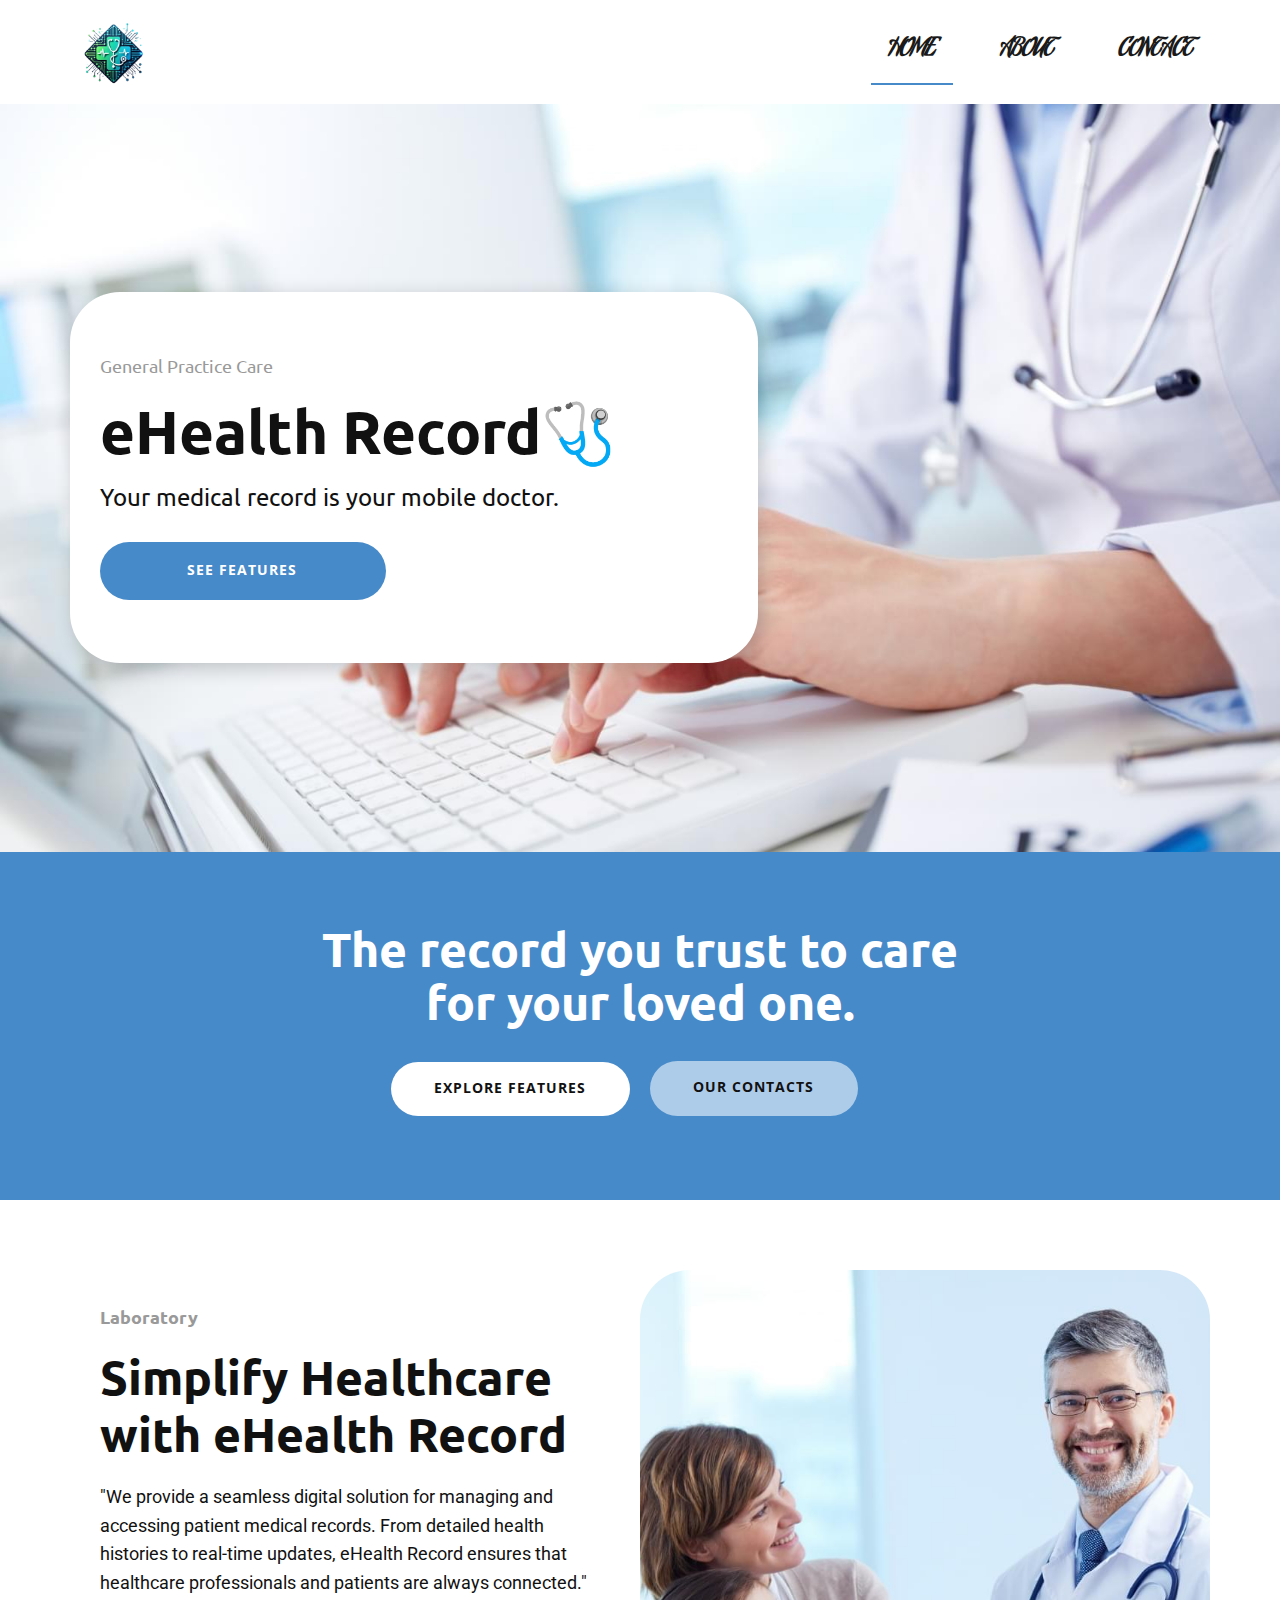
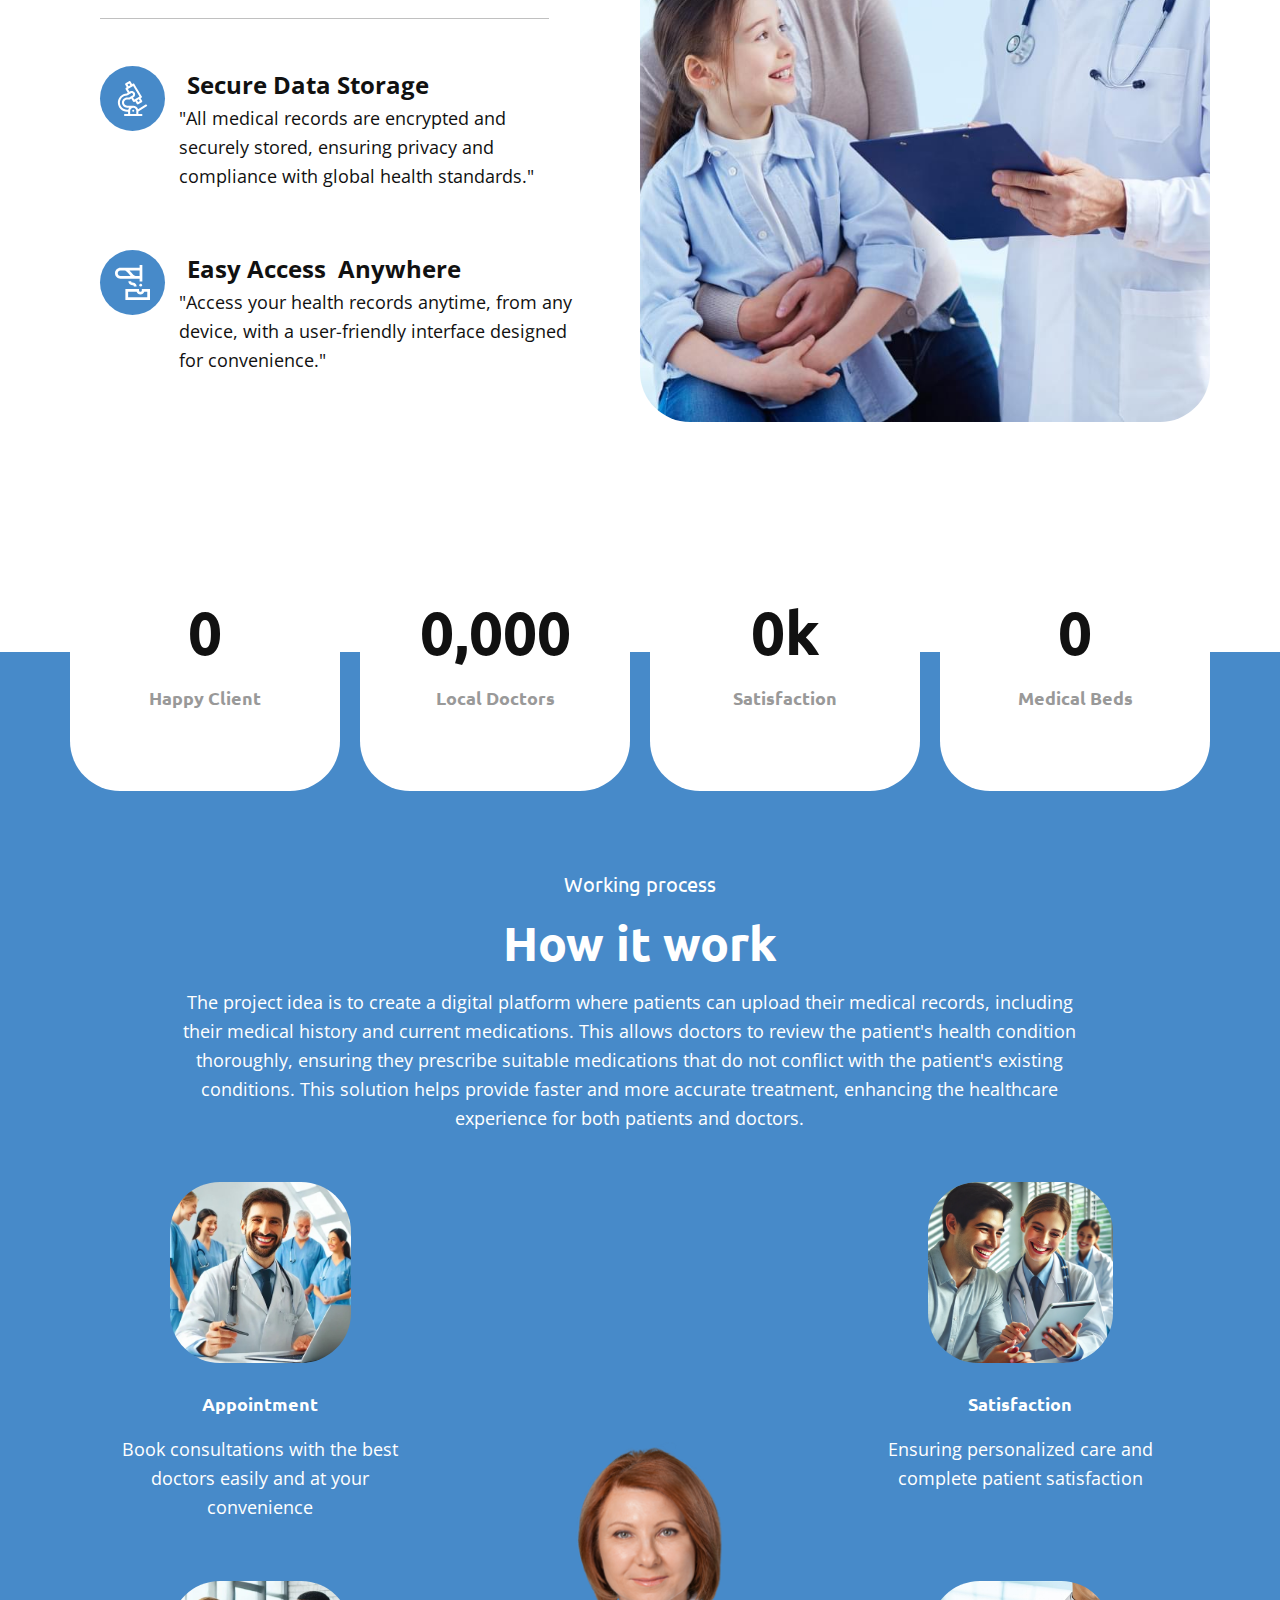
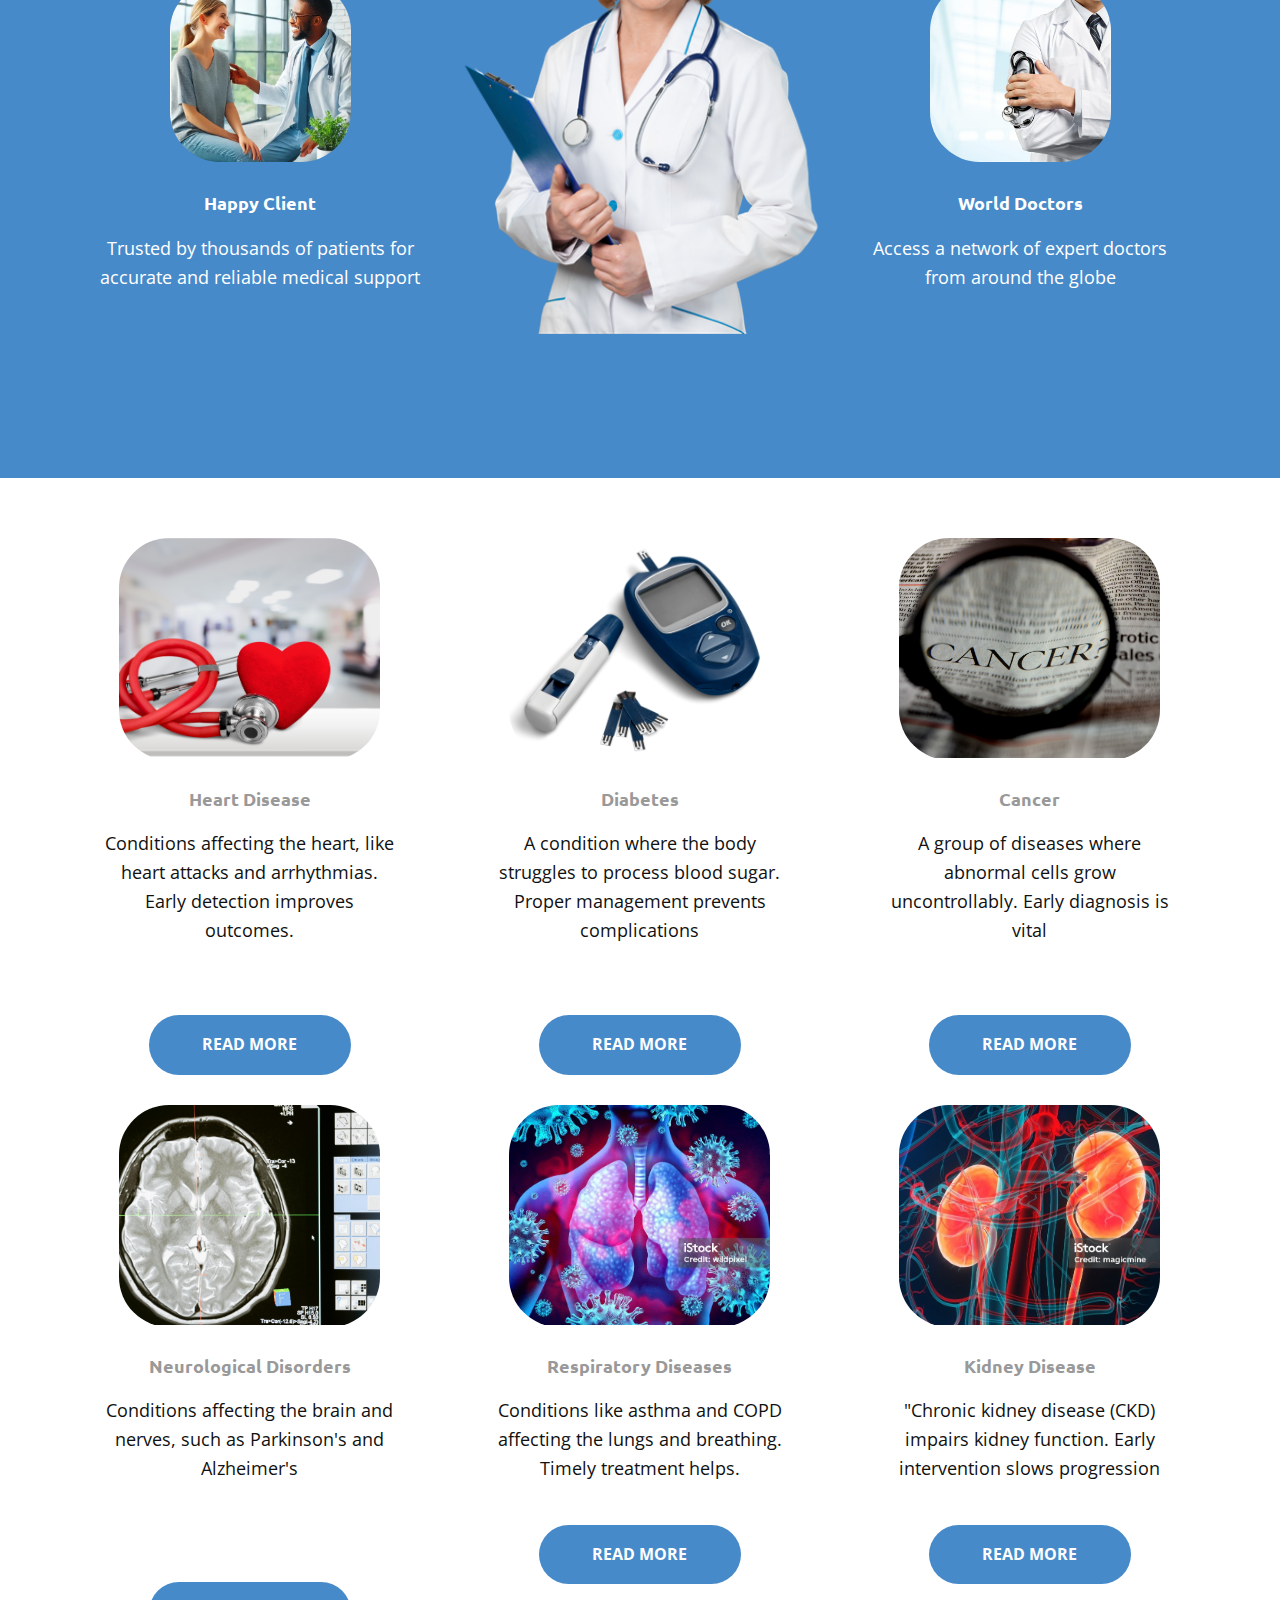
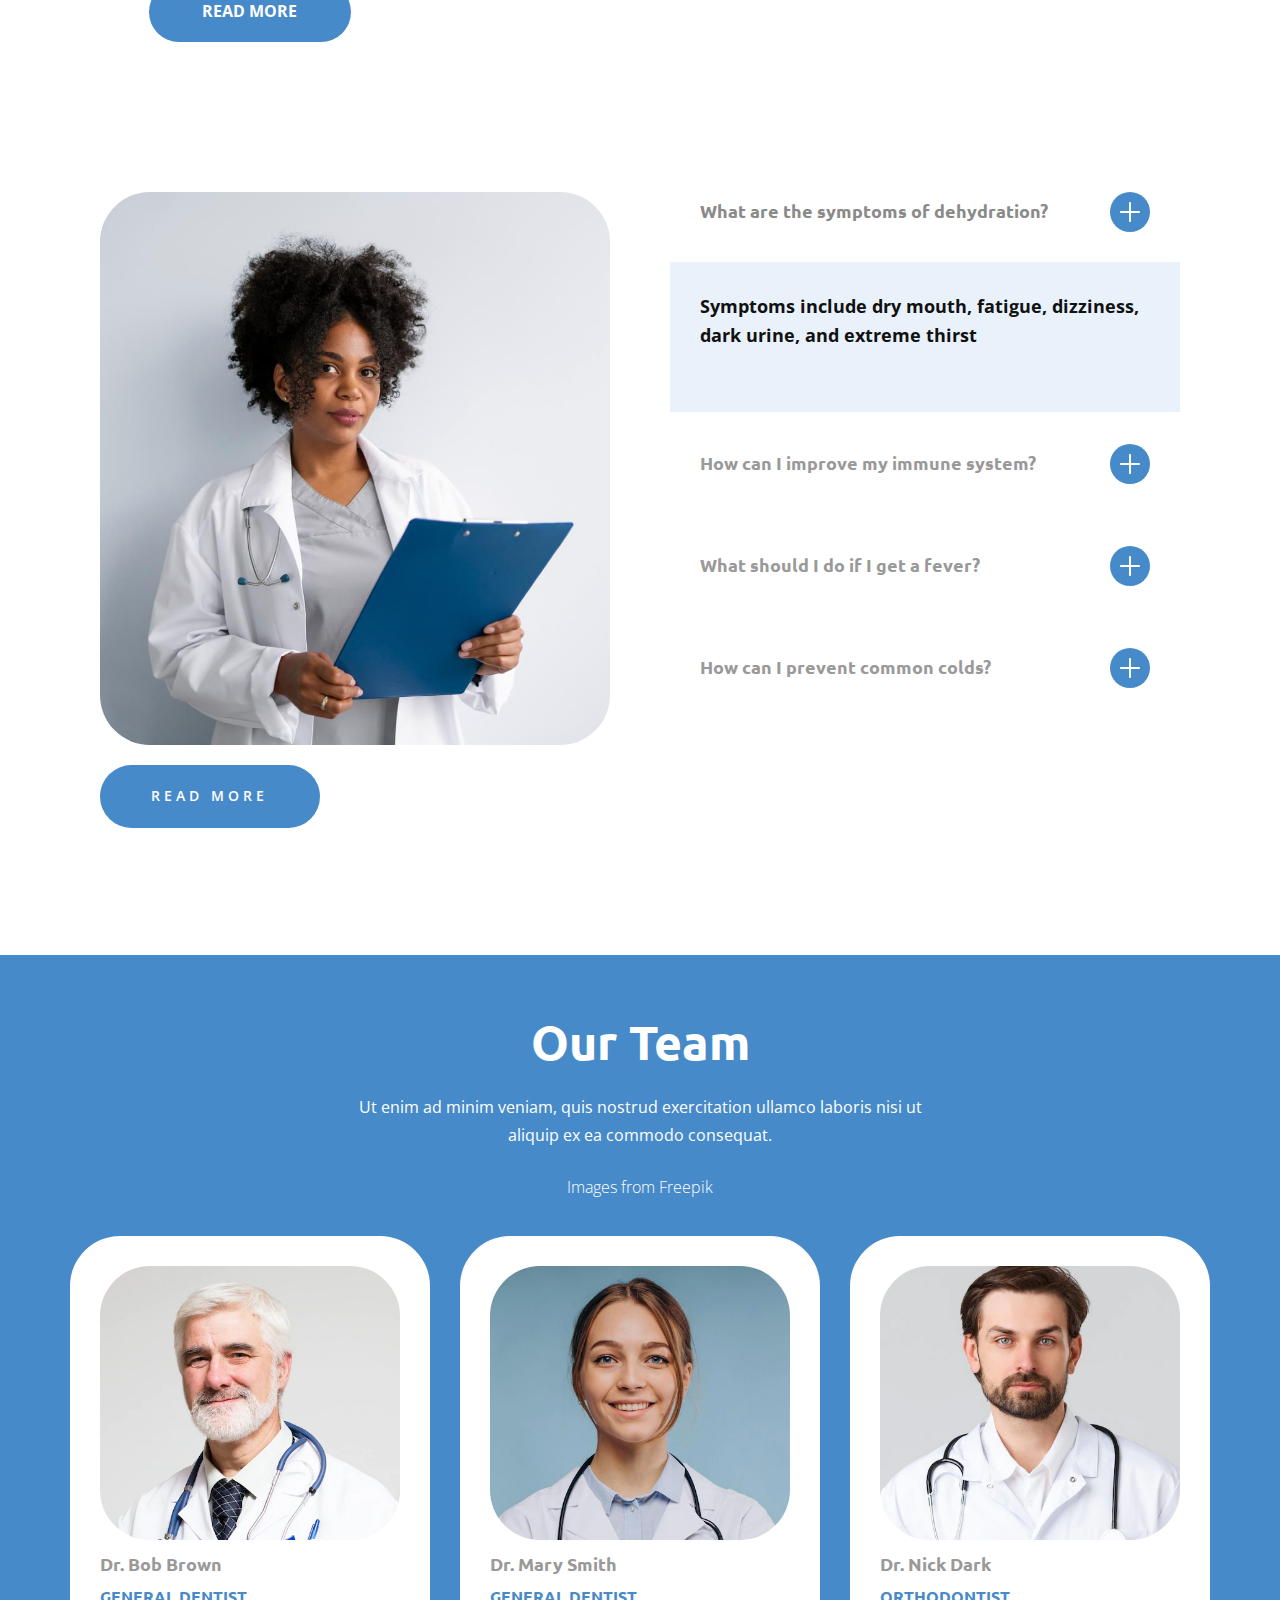
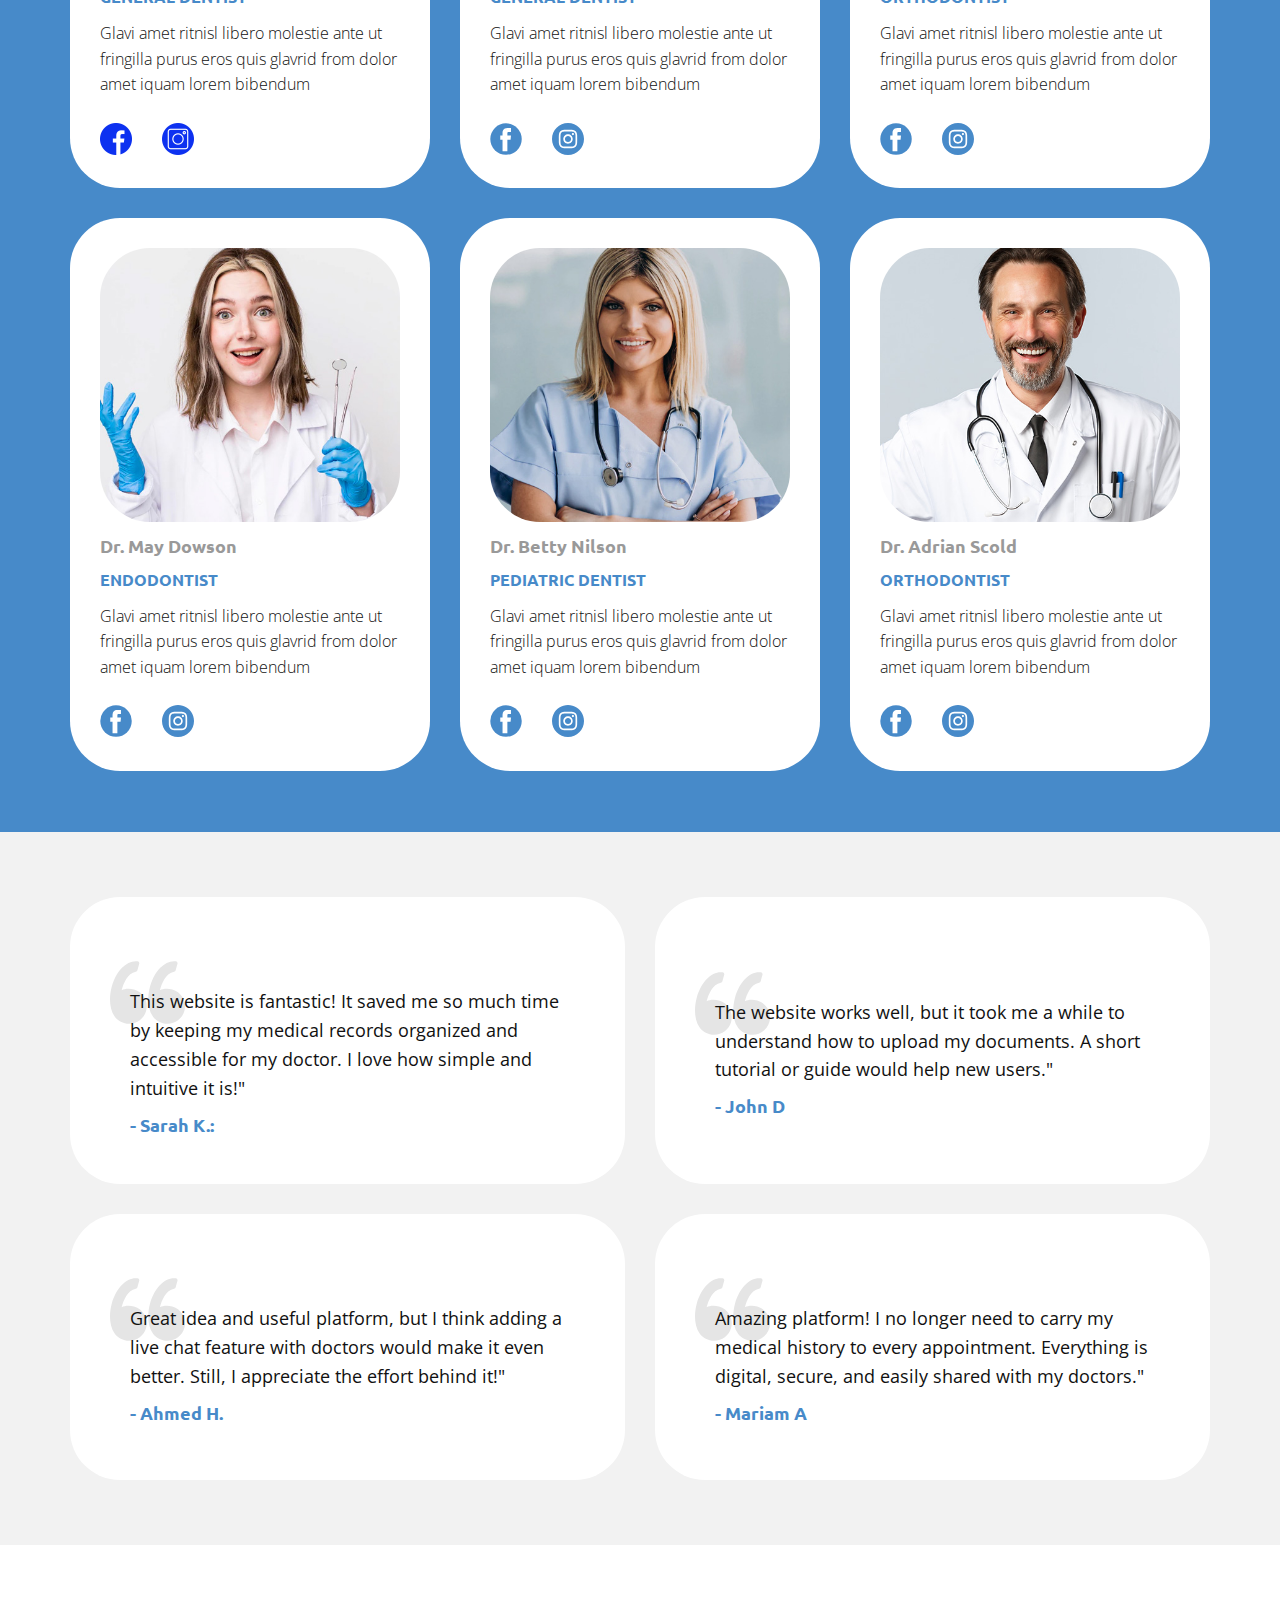
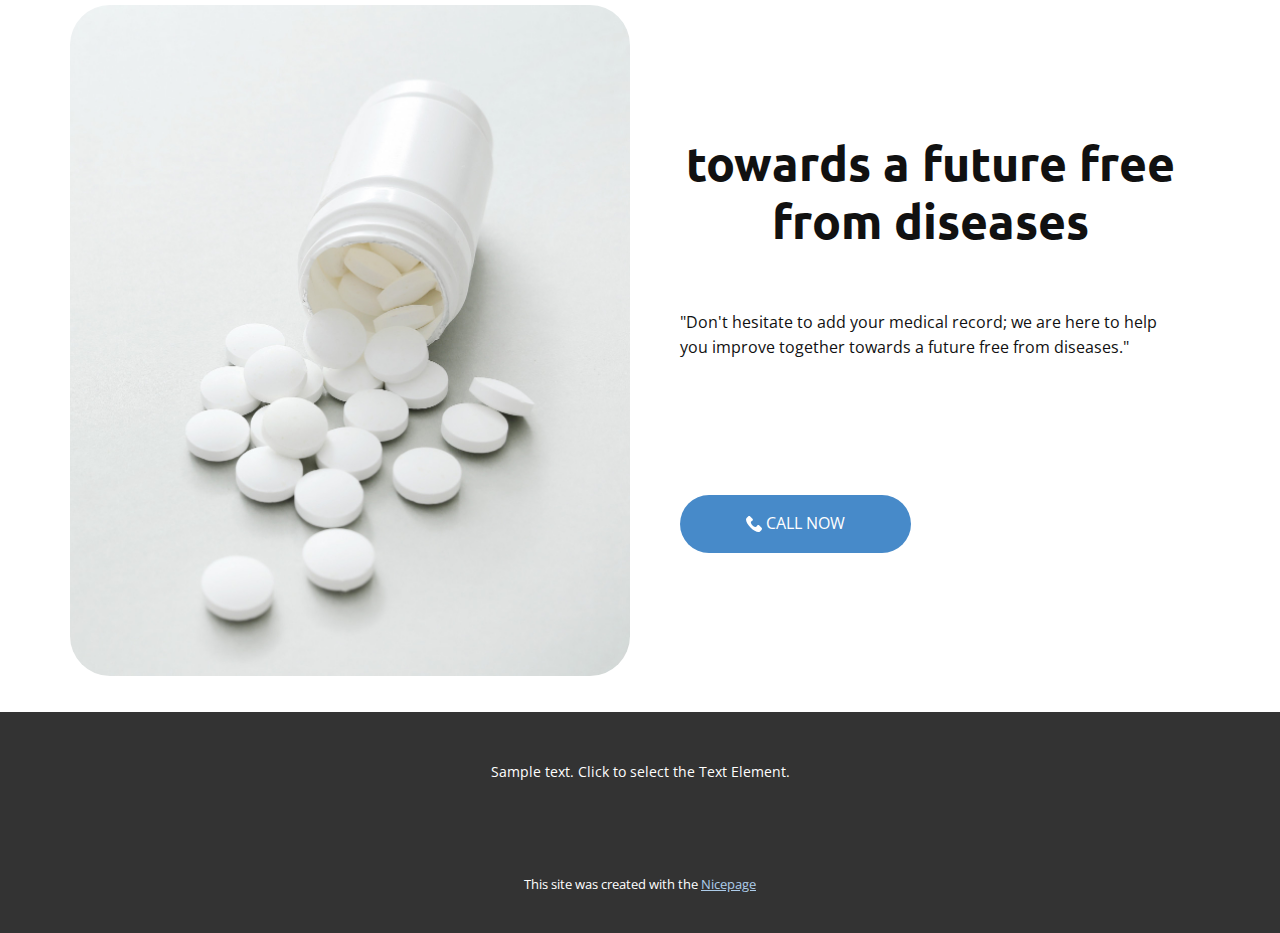
<file: index.html>
<!DOCTYPE html>
<html style="font-size: 16px;" lang="en"><head>
    <meta name="viewport" content="width=device-width, initial-scale=1.0">
    <meta charset="utf-8">
    <meta name="keywords" content="​The New Hospital, ​The hospital you trust to care for those you love, ​Medical Solutions, How it work, Our Tea​m, 001-234-5678001-987-7654">
    <meta name="description" content="">
    <title>Home</title>
    <link rel="stylesheet" href="nicepage.css" media="screen">
<link rel="stylesheet" href="index.css" media="screen">
    <script class="u-script" type="text/javascript" src="jquery.js" defer=""></script>
    <script class="u-script" type="text/javascript" src="nicepage.js" defer=""></script>
    <meta name="generator" content="Nicepage 7.0.3, nicepage.com">
    <link id="u-theme-google-font" rel="stylesheet" href="https://fonts.googleapis.com/css?family=Roboto:100,100i,300,300i,400,400i,500,500i,700,700i,900,900i|Open+Sans:300,300i,400,400i,500,500i,600,600i,700,700i,800,800i">
    <link id="u-page-google-font" rel="stylesheet" href="https://fonts.googleapis.com/css?family=Ubuntu:300,300i,400,400i,500,500i,700,700i|Aguafina+Script:400">
    
    
    
    
    
    
    
    
    
    
    
    
    <script type="application/ld+json">{
		"@context": "http://schema.org",
		"@type": "Organization",
		"name": "",
		"logo": "images/DALL_E_2024-12-01_20.03.34_-_A_professional_and_modern_logo_for_a_digital_health_platform_named__eHealth_Record_._The_logo_should_have_a_medical_theme__incorporating_symbols_like_-removebg-preview.png"
}</script>
    <meta name="theme-color" content="#478ac9">
    <meta property="og:title" content="Home">
    <meta property="og:type" content="website">
  <meta data-intl-tel-input-cdn-path="intlTelInput/"></head>
  <body data-home-page="Home.html" data-home-page-title="Home" data-path-to-root="./" data-include-products="false" class="u-body u-xl-mode" data-lang="en"><header class="u-clearfix u-header u-header" id="sec-6492"><div class="u-clearfix u-sheet u-sheet-1">
        <a href="#" class="u-image u-logo u-image-1" data-image-width="500" data-image-height="500">
          <img src="images/DALL_E_2024-12-01_20.03.34_-_A_professional_and_modern_logo_for_a_digital_health_platform_named__eHealth_Record_._The_logo_should_have_a_medical_theme__incorporating_symbols_like_-removebg-preview.png" class="u-logo-image u-logo-image-1">
        </a>
        <nav class="u-menu u-menu-dropdown u-offcanvas u-menu-1">
          <div class="menu-collapse u-custom-font" style="font-size: 1.5rem; letter-spacing: 0px; text-transform: uppercase; font-weight: 700; font-family: &quot;Aguafina Script&quot;;">
            <a class="u-button-style u-custom-active-border-color u-custom-border u-custom-border-color u-custom-borders u-custom-hover-border-color u-custom-left-right-menu-spacing u-custom-padding-bottom u-custom-text-active-color u-custom-text-color u-custom-text-hover-color u-custom-top-bottom-menu-spacing u-hamburger-link u-nav-link u-text-active-palette-1-base u-text-hover-palette-2-base" href="#">
              <svg class="u-svg-link" viewBox="0 0 24 24"><use xlink:href="#menu-hamburger"></use></svg>
              <svg class="u-svg-content" version="1.1" id="menu-hamburger" viewBox="0 0 16 16" x="0px" y="0px" xmlns:xlink="http://www.w3.org/1999/xlink" xmlns="http://www.w3.org/2000/svg"><g><rect y="1" width="16" height="2"></rect><rect y="7" width="16" height="2"></rect><rect y="13" width="16" height="2"></rect>
</g></svg>
            </a>
          </div>
          <div class="u-custom-menu u-nav-container">
            <ul class="u-custom-font u-nav u-spacing-30 u-unstyled u-nav-1"><li class="u-nav-item"><a class="u-border-2 u-border-active-palette-1-base u-border-hover-palette-1-light-1 u-border-no-left u-border-no-right u-border-no-top u-button-style u-nav-link u-text-active-grey-90 u-text-grey-90 u-text-hover-grey-90" href="./" style="padding: 20px 17px;">Home</a>
</li><li class="u-nav-item"><a class="u-border-2 u-border-active-palette-1-base u-border-hover-palette-1-light-1 u-border-no-left u-border-no-right u-border-no-top u-button-style u-nav-link u-text-active-grey-90 u-text-grey-90 u-text-hover-grey-90" href="About.html" style="padding: 20px 17px;">About</a>
</li><li class="u-nav-item"><a class="u-border-2 u-border-active-palette-1-base u-border-hover-palette-1-light-1 u-border-no-left u-border-no-right u-border-no-top u-button-style u-nav-link u-text-active-grey-90 u-text-grey-90 u-text-hover-grey-90" href="Contact.html" style="padding: 20px 17px;">Contact</a>
</li></ul>
          </div>
          <div class="u-custom-menu u-nav-container-collapse">
            <div class="u-black u-container-style u-inner-container-layout u-opacity u-opacity-95 u-sidenav">
              <div class="u-inner-container-layout u-sidenav-overflow">
                <div class="u-menu-close"></div>
                <ul class="u-align-center u-nav u-popupmenu-items u-unstyled u-nav-2"><li class="u-nav-item"><a class="u-button-style u-nav-link" href="./">Home</a>
</li><li class="u-nav-item"><a class="u-button-style u-nav-link" href="About.html">About</a>
</li><li class="u-nav-item"><a class="u-button-style u-nav-link" href="Contact.html">Contact</a>
</li></ul>
              </div>
            </div>
            <div class="u-black u-menu-overlay u-opacity u-opacity-70"></div>
          </div>
        </nav>
      </div></header>
    <section class="u-clearfix u-container-align-left u-image u-section-1" id="sec-f09e" data-image-width="1500" data-image-height="1000">
      <div class="u-clearfix u-sheet u-sheet-1">
        <div class="u-container-style u-group u-radius-50 u-shape-round u-white u-group-1">
          <div class="u-container-layout u-valign-middle u-container-layout-1">
            <h6 class="u-custom-font u-font-ubuntu u-text u-text-default u-text-grey-40 u-text-1"> General Practice Care</h6>
            <h1 class="u-custom-font u-font-ubuntu u-text u-text-2"> eHealth Record🩺 </h1>
            <h4 class="u-custom-font u-font-ubuntu u-text u-text-default u-text-3">Your medical record is your mobile doctor. </h4>
            <a href="#" class="u-btn u-btn-round u-button-style u-hover-palette-1-light-1 u-palette-1-base u-radius-50 u-btn-1">see features</a>
          </div>
        </div>
      </div>
    </section>
    <section class="u-clearfix u-container-align-center u-palette-1-base u-section-2" id="sec-347e">
      <div class="u-clearfix u-sheet u-valign-middle-xs u-sheet-1">
        <h2 class="u-align-center u-custom-font u-font-ubuntu u-text u-text-1"> The record you trust to care for your loved one.</h2>
        <div class="data-layout-selected u-clearfix u-expanded-width u-gutter-20 u-layout-wrap u-layout-wrap-1">
          <div class="u-layout">
            <div class="u-layout-row">
              <div class="u-container-align-center-sm u-container-align-center-xs u-container-style u-layout-cell u-size-30 u-layout-cell-1">
                <div class="u-container-layout u-valign-middle-lg u-valign-middle-md u-valign-middle-sm u-valign-middle-xs u-container-layout-1">
                  <a href="#" class="u-align-center-sm u-align-center-xs u-align-right-lg u-align-right-md u-align-right-xl u-border-none u-btn u-btn-round u-button-style u-hover-palette-1-light-2 u-radius-50 u-white u-btn-1">explore features</a>
                </div>
              </div>
              <div class="u-container-align-center-sm u-container-align-center-xs u-container-align-left-lg u-container-align-left-md u-container-align-left-xl u-container-style u-layout-cell u-size-30 u-layout-cell-2">
                <div class="u-container-layout u-valign-middle u-container-layout-2">
                  <a href="#" class="u-align-center-sm u-align-center-xs u-align-left-lg u-align-left-md u-align-left-xl u-border-none u-btn u-btn-round u-button-style u-hover-white u-palette-1-light-2 u-radius-50 u-btn-2">our contacts</a>
                </div>
              </div>
            </div>
          </div>
        </div>
      </div>
    </section>
    <section class="u-align-center u-clearfix u-container-align-center u-section-3" id="carousel_407f">
      <div class="u-clearfix u-sheet u-sheet-1">
        <div class="data-layout-selected u-clearfix u-expanded-width u-layout-wrap u-layout-wrap-1">
          <div class="u-layout">
            <div class="u-layout-row">
              <div class="u-align-left u-container-align-left u-container-style u-layout-cell u-right-cell u-size-30 u-layout-cell-1">
                <div class="u-container-layout u-container-layout-1">
                  <h6 class="u-align-left-lg u-align-left-md u-align-left-sm u-align-left-xs u-custom-font u-font-ubuntu u-text u-text-default u-text-grey-40 u-text-1">Laboratory</h6>
                  <h2 class="u-align-left-lg u-align-left-md u-align-left-sm u-align-left-xs u-custom-font u-font-ubuntu u-text u-text-default u-text-2"> Simplify Healthcare with eHealth Record<br>
                  </h2>
                  <p class="u-align-left-lg u-align-left-md u-align-left-sm u-align-left-xs u-custom-font u-heading-font u-text u-text-3"> "We provide a seamless digital solution for managing and accessing patient medical records. From detailed health histories to real-time updates, eHealth Record ensures that healthcare professionals and patients are always connected."</p>
                  <div class="u-align-left-lg u-align-left-md u-align-left-sm u-align-left-xs u-border-1 u-border-grey-25 u-line u-line-horizontal u-line-1"></div>
                  <div class="u-expanded-width u-list u-list-1">
                    <div class="u-repeater u-repeater-1">
                      <div class="u-container-style u-list-item u-repeater-item">
                        <div class="u-container-layout u-similar-container u-container-layout-2">
                          <p class="u-text u-text-4">Secure Data Storage <br>
                          </p><span class="u-icon u-icon-circle u-palette-1-base u-text-white u-icon-1"><svg class="u-svg-link" preserveAspectRatio="xMidYMin slice" viewBox="0 0 512.001 512.001" style=""><use xlink:href="#svg-8b66"></use></svg><svg class="u-svg-content" viewBox="0 0 512.001 512.001" id="svg-8b66"><g><path d="m468.077 350.068c-4.301-7.08-13.527-9.334-20.607-5.033l-109.784 66.686c-10.115-29.471-38.085-50.721-70.944-50.721h-90c-24.813 0-45-20.187-45-45s20.187-45 44.994-45l34.608.015c2.714 0 5.38-.735 7.713-2.132l18.6-11.139 25.7 42.771c4.281 7.124 13.537 9.399 20.627 5.105.473-.284 5.494-3.301 13.075-7.857l23.013 38.3c4.273 7.113 13.503 9.388 20.583 5.132l51.43-30.902c7.101-4.267 9.398-13.481 5.132-20.583l-23.013-38.3c7.678-4.613 12.596-7.568 12.596-7.568 7.101-4.267 9.398-13.482 5.132-20.583-.358-.597-108.257-180.2-108.651-180.773-4.49-6.536-13.292-8.448-20.089-4.363l-12.858 7.726-23.177-38.573c-4.264-7.096-13.483-9.399-20.583-5.132l-51.431 30.902c-7.097 4.264-9.398 13.483-5.132 20.583l23.177 38.573-12.857 7.726c-7.101 4.267-9.398 13.482-5.132 20.583l31.275 52.051-14.038 8.489c-72.455 2.274-130.694 61.938-130.694 134.952 0 74.439 60.561 135 135 135h15v31h-45c-8.284 0-15 6.716-15 15s6.716 15 15 15h240c8.284 0 15-6.716 15-15s-6.716-15-15-15h-45v-37.642l121.303-73.683c7.08-4.303 9.333-13.529 5.032-20.61zm-104.301-57.763-25.715 15.451-15.287-25.443c8.42-5.059 17.315-10.404 25.715-15.451zm-180.324-241.27 25.716-15.451 15.451 25.715-25.715 15.451zm5.187 66.882 77.145-46.354 92.706 154.29c-42.494 25.533-65.081 39.106-77.14 46.362l-17.957-29.884 6.469-3.874c23.758-14.228 31.336-45.046 16.885-68.669-14.249-23.291-44.848-30.742-68.209-16.617l-6.395 3.867zm-116.897 198.084c0-57.907 47.098-105.019 104.988-105.019 2.736 0 5.42-.749 7.762-2.164 5.24-3.169 44.284-26.779 49.571-29.976 9.282-5.611 21.436-2.65 27.094 6.6 5.73 9.364 2.75 21.612-6.707 27.276l-47.245 28.295-30.463-.013c-41.355 0-75 33.645-75 75s33.645 75 75 75h30.041c-6.565 8.725-11.274 18.922-13.531 30h-16.509c-57.899.001-105.001-47.101-105.001-104.999zm150 166v-46c0-24.813 20.187-45 45-45s45 20.187 45 45v46z"></path><circle cx="266.742" cy="436.001" r="15"></circle>
</g></svg>
            
            
          </span>
                          <p class="u-text u-text-default u-text-5">"All medical records are encrypted and securely stored, ensuring privacy and compliance with global health standards." </p>
                        </div>
                      </div>
                      <div class="u-container-style u-list-item u-repeater-item">
                        <div class="u-container-layout u-similar-container u-container-layout-3">
                          <p class="u-text u-text-6">Easy Access&nbsp; Anywhere </p><span class="u-icon u-icon-circle u-palette-1-base u-text-white u-icon-2"><svg class="u-svg-link" preserveAspectRatio="xMidYMin slice" viewBox="0 0 512 512" style=""><use xlink:href="#svg-a274"></use></svg><svg class="u-svg-content" viewBox="0 0 512 512" id="svg-a274"><g><path d="m360 200v40h40v-240h-40v40h-280c-44.112 0-80 35.888-80 80s35.888 80 80 80zm0-40h-60c-21.724 0-43.459-26.747-64.479-52.613-7.558-9.301-15.189-18.691-23.158-27.387h147.637zm-320-40c0-22.056 17.944-40 40-40h60c21.724 0 43.459 26.747 64.479 52.613 7.558 9.301 15.189 18.691 23.158 27.387h-147.637c-22.056 0-40-17.944-40-40z"></path><path d="m392 352v20c0 11.028-8.972 20-20 20s-20-8.972-20-20v-20h-200v160h360v-160zm80 120h-280v-80h123.427c8.255 23.281 30.498 40 56.573 40s48.318-16.719 56.573-40h43.427z"></path><path d="m308.889 287.056c-10.014-20.027-28.796-31.056-52.889-31.056-10.755 0-14.488-4.146-16.722-8.201-2.559-4.646-3.235-10.263-3.28-12.036l.002.237h-40c0 2.458.343 15.407 7.111 28.944 10.014 20.027 28.796 31.056 52.889 31.056 10.755 0 14.488 4.146 16.722 8.201 2.559 4.646 3.235 10.263 3.28 12.036l-.002-.237h40c0-2.458-.343-15.407-7.111-28.944z"></path><circle cx="376" cy="296" r="20"></circle>
</g></svg>
            
            
          </span>
                          <p class="u-text u-text-default u-text-7">"Access your health records anytime, from any device, with a user-friendly interface designed for convenience." </p>
                        </div>
                      </div>
                    </div>
                  </div>
                </div>
              </div>
              <div class="u-container-style u-image u-image-round u-layout-cell u-left-cell u-radius-50 u-size-30 u-image-1" data-image-width="1500" data-image-height="1000">
                <div class="u-container-layout u-valign-middle u-container-layout-4"></div>
              </div>
            </div>
          </div>
        </div>
      </div>
    </section>
    <section class="u-clearfix u-valign-middle-md u-section-4" id="sec-4852">
      <div class="u-expanded-width u-palette-1-base u-shape u-shape-rectangle u-shape-1"></div>
      <div class="u-list u-list-1">
        <div class="u-repeater u-repeater-1">
          <div class="u-container-align-center u-container-style u-list-item u-radius-50 u-repeater-item u-shape-round u-white u-list-item-1">
            <div class="u-container-layout u-similar-container u-valign-middle u-container-layout-1">
              <h3 class="u-align-center u-custom-font u-font-ubuntu u-text u-text-1" data-animation-name="counter" data-animation-event="scroll" data-animation-duration="3000">850</h3>
              <h5 class="u-align-center u-custom-font u-font-ubuntu u-text u-text-grey-40 u-text-2"> Happy Client</h5>
            </div>
          </div>
          <div class="u-container-align-center u-container-style u-list-item u-radius-50 u-repeater-item u-shape-round u-white u-list-item-2">
            <div class="u-container-layout u-similar-container u-valign-middle u-container-layout-2">
              <h3 class="u-align-center u-custom-font u-font-ubuntu u-text u-text-3" data-animation-name="counter" data-animation-event="scroll" data-animation-duration="3000">200,000 </h3>
              <h5 class="u-align-center u-custom-font u-font-ubuntu u-text u-text-grey-40 u-text-4"> Local Doctors</h5>
            </div>
          </div>
          <div class="u-container-align-center u-container-style u-list-item u-radius-50 u-repeater-item u-shape-round u-white u-list-item-3">
            <div class="u-container-layout u-similar-container u-valign-middle u-container-layout-3">
              <h3 class="u-align-center u-custom-font u-font-ubuntu u-text u-text-5" data-animation-name="counter" data-animation-event="scroll" data-animation-duration="3000">1k</h3>
              <h5 class="u-align-center u-custom-font u-font-ubuntu u-text u-text-grey-40 u-text-6"> Satisfaction</h5>
            </div>
          </div>
          <div class="u-container-align-center u-container-style u-list-item u-radius-50 u-repeater-item u-shape-round u-white u-list-item-4">
            <div class="u-container-layout u-similar-container u-valign-middle u-container-layout-4">
              <h3 class="u-align-center u-custom-font u-font-ubuntu u-text u-text-7" data-animation-name="counter" data-animation-event="scroll" data-animation-duration="3000">230</h3>
              <h5 class="u-align-center u-custom-font u-font-ubuntu u-text u-text-grey-40 u-text-8"> Medical Beds</h5>
            </div>
          </div>
        </div>
      </div>
    </section>
    <section class="u-clearfix u-palette-1-base u-section-5" id="sec-464e">
      <div class="u-clearfix u-sheet u-sheet-1">
        <h5 class="u-align-center u-custom-font u-font-ubuntu u-text u-text-default u-text-1">Working process</h5>
        <h2 class="u-align-center u-custom-font u-font-ubuntu u-text u-text-default u-text-2">How it work</h2>
        <p class="u-align-center u-text u-text-3">The project idea is to create a digital platform where patients can upload their medical records, including their medical history and current medications. This allows doctors to review the patient's health condition thoroughly, ensuring they prescribe suitable medications that do not conflict with the patient's existing conditions.
This solution helps provide faster and more accurate treatment, enhancing the healthcare experience for both patients and doctors. </p>
        <div class="data-layout-selected u-clearfix u-expanded-width u-layout-wrap u-layout-wrap-1">
          <div class="u-layout">
            <div class="u-layout-row">
              <div class="u-size-20 u-size-30-md">
                <div class="u-layout-col">
                  <div class="u-container-align-center-lg u-container-align-center-md u-container-align-center-xl u-container-align-left-sm u-container-align-left-xs u-container-style u-layout-cell u-radius u-size-30 u-layout-cell-1">
                    <div class="u-container-layout u-container-layout-1">
                      <img class="custom-expanded u-image u-image-round u-radius u-image-1" src="images/badc93cf-57f0-43a6-5a5d-4f61eebd753b.jpg" data-image-width="500" data-image-height="466">
                      <h5 class="u-align-center u-custom-font u-font-ubuntu u-text u-text-default u-text-4"> Appointment</h5>
                      <p class="u-align-center u-text u-text-default u-text-5"> Book consultations with the best doctors easily and at your convenience</p>
                    </div>
                  </div>
                  <div class="u-container-align-center-lg u-container-align-center-md u-container-align-center-xl u-container-align-right-sm u-container-align-right-xs u-container-style u-layout-cell u-size-30 u-layout-cell-2">
                    <div class="u-container-layout u-container-layout-2">
                      <img class="custom-expanded u-image u-image-round u-radius u-image-2" src="images/DALLE2024-12-0120.47.12-Asetoffourprofessionalmedical-themedimagesforadigitalhealthplatform.1AdoctorinamodernclinicsmilingwithalaptopforAppointmen.jpg" data-image-width="505" data-image-height="553">
                      <h5 class="u-align-center u-custom-font u-font-ubuntu u-text u-text-default u-text-6"> Happy Client</h5>
                      <p class="u-align-center u-text u-text-default u-text-7"> Trusted by thousands of patients for accurate and reliable medical support</p>
                    </div>
                  </div>
                </div>
              </div>
              <div class="u-size-20 u-size-30-md">
                <div class="u-layout-col">
                  <div class="u-container-style u-layout-cell u-size-60 u-layout-cell-3">
                    <div class="u-container-layout u-valign-bottom-lg u-valign-bottom-md u-valign-bottom-xl u-valign-top-sm u-valign-top-xs u-container-layout-3">
                      <img class="u-expanded-width u-image u-image-default u-preserve-proportions u-image-3" src="images/1156712_small500.png" alt="" data-image-width="3744" data-image-height="5048">
                    </div>
                  </div>
                </div>
              </div>
              <div class="u-size-20 u-size-60-md">
                <div class="u-layout-col">
                  <div class="u-container-align-center-lg u-container-align-center-xl u-container-align-right-md u-container-align-right-sm u-container-align-right-xs u-container-style u-layout-cell u-size-30 u-layout-cell-4">
                    <div class="u-container-layout u-container-layout-4">
                      <img class="custom-expanded u-image u-image-round u-radius u-image-4" src="images/DALLE2024-12-0120.56.00-Adoctorandapatientsmilingandinteractinginabrightmodernclinic.Thedoctorisshowingthepatientthemedicalresultsonatabletandthe.webp" data-image-width="1024" data-image-height="1024">
                      <h5 class="u-align-center u-custom-font u-font-ubuntu u-text u-text-default u-text-8"> Satisfaction</h5>
                      <p class="u-align-center u-text u-text-default u-text-9"> Ensuring personalized care and complete patient satisfaction</p>
                    </div>
                  </div>
                  <div class="u-container-align-center-lg u-container-align-center-xl u-container-align-left-md u-container-align-left-sm u-container-align-left-xs u-container-style u-layout-cell u-size-30 u-layout-cell-5">
                    <div class="u-container-layout u-container-layout-5">
                      <img class="custom-expanded u-image u-image-round u-radius u-image-5" src="images/2295108_small500.jpg" data-image-width="5696" data-image-height="3797">
                      <h5 class="u-align-center u-custom-font u-font-ubuntu u-text u-text-default u-text-10"> World Doctors</h5>
                      <p class="u-align-center u-text u-text-default u-text-11"> Access a network of expert doctors from around the globe</p>
                    </div>
                  </div>
                </div>
              </div>
            </div>
          </div>
        </div>
      </div>
    </section>
    <section class="u-clearfix u-section-6" id="carousel_ec01">
      <div class="u-clearfix u-sheet u-sheet-1">
        <div class="u-expanded-width u-list u-list-1">
          <div class="u-repeater u-repeater-1">
            <div class="u-container-align-center u-container-style u-list-item u-repeater-item">
              <div class="u-container-layout u-similar-container u-container-layout-1">
                <img class="u-image u-image-round u-radius-50 u-image-1" src="images/KD93RROhuLhpNskcEAp+5xVp2RVa6AA41oqrtYTrkwZd66lLaMAgrQPQvFX0=.jpeg" alt="" data-image-width="4900" data-image-height="3840">
                <div class="u-container-style u-expanded-width u-group u-white u-group-1">
                  <div class="u-container-layout u-container-layout-2">
                    <h5 class="u-align-center u-custom-font u-font-ubuntu u-text u-text-default u-text-grey-40 u-text-1"> Heart Disease</h5>
                    <p class="u-align-center u-text u-text-default u-text-2"> Conditions affecting the heart, like heart attacks and arrhythmias. Early detection improves outcomes.<br>
                      <br>
                    </p>
                    <a href="#" class="u-align-center u-btn u-btn-round u-button-style u-radius-50 u-btn-1">read more</a>
                  </div>
                </div>
              </div>
            </div>
            <div class="u-container-align-center u-container-style u-list-item u-repeater-item">
              <div class="u-container-layout u-similar-container u-container-layout-3">
                <img class="u-image u-image-round u-radius-50 u-image-2" src="images/ecw7C743k7mzTR7mAT7vuY4JKgsoQHELBA=.jpeg" alt="" data-image-width="3980" data-image-height="3212">
                <div class="u-container-style u-expanded-width u-group u-white u-group-2">
                  <div class="u-container-layout u-container-layout-4">
                    <h5 class="u-align-center u-custom-font u-font-ubuntu u-text u-text-default u-text-grey-40 u-text-3"> Diabetes</h5>
                    <p class="u-align-center u-text u-text-default u-text-4"> A condition where the body struggles to process blood sugar. Proper management prevents complications<br>
                      <br>
                    </p>
                    <a href="#" class="u-align-center u-btn u-btn-round u-button-style u-radius-50 u-btn-2"> read more</a>
                  </div>
                </div>
              </div>
            </div>
            <div class="u-container-align-center u-container-style u-list-item u-repeater-item">
              <div class="u-container-layout u-similar-container u-container-layout-5">
                <img class="u-image u-image-round u-radius-50 u-image-3" src="images/663783bac32da5003dbd08a8b431c525041845f2282751c78c3363f57fabd6b78a2151d98460b7547e2f75c93ea9e15ad9e528027043e9fb35ac72_1280.jpg" alt="" data-image-width="1280" data-image-height="848">
                <div class="u-container-style u-expanded-width u-group u-white u-group-3">
                  <div class="u-container-layout u-container-layout-6">
                    <h5 class="u-align-center u-custom-font u-font-ubuntu u-text u-text-default u-text-grey-40 u-text-5"> Cancer</h5>
                    <p class="u-align-center u-text u-text-default u-text-6"> A group of diseases where abnormal cells grow uncontrollably. Early diagnosis is vital<br>
                      <br>
                    </p>
                    <a href="#" class="u-align-center u-btn u-btn-round u-button-style u-radius-50 u-btn-3"> read more</a>
                  </div>
                </div>
              </div>
            </div>
            <div class="u-container-align-center u-container-style u-list-item u-repeater-item">
              <div class="u-container-layout u-similar-container u-container-layout-7">
                <img class="u-image u-image-round u-radius-50 u-image-4" src="images/pexels-mart-production-7089020.jpg" alt="" data-image-width="5964" data-image-height="3976">
                <div class="u-container-style u-expanded-width u-group u-white u-group-4">
                  <div class="u-container-layout u-container-layout-8">
                    <h5 class="u-align-center u-custom-font u-font-ubuntu u-text u-text-default u-text-grey-40 u-text-7"> Neurological Disorders</h5>
                    <p class="u-align-center u-text u-text-default u-text-8"> Conditions affecting the brain and nerves, such as Parkinson's and Alzheimer's<br>
                      <br>
                      <br>
                    </p>
                    <a href="#" class="u-align-center u-btn u-btn-round u-button-style u-radius-50 u-btn-4"> read more</a>
                  </div>
                </div>
              </div>
            </div>
            <div class="u-container-align-center u-container-style u-list-item u-repeater-item">
              <div class="u-container-layout u-similar-container u-container-layout-9">
                <img class="u-image u-image-round u-radius-50 u-image-5" src="images/istockphoto-1205199983-1024x1024.jpg" alt="" data-image-width="1024" data-image-height="581">
                <div class="u-container-style u-expanded-width u-group u-white u-group-5">
                  <div class="u-container-layout u-container-layout-10">
                    <h5 class="u-align-center u-custom-font u-font-ubuntu u-text u-text-default u-text-grey-40 u-text-9"> Respiratory Diseases</h5>
                    <p class="u-align-center u-text u-text-default u-text-10"> Conditions like asthma and COPD affecting the lungs and breathing. Timely treatment helps.</p>
                    <a href="#" class="u-align-center u-btn u-btn-round u-button-style u-radius-50 u-btn-5"> read more</a>
                  </div>
                </div>
              </div>
            </div>
            <div class="u-container-align-center u-container-style u-list-item u-repeater-item">
              <div class="u-container-layout u-similar-container u-container-layout-11">
                <img class="u-image u-image-round u-radius-50 u-image-6" src="images/istockphoto-1367631371-1024x1024.jpg" alt="" data-image-width="1024" data-image-height="576">
                <div class="u-container-style u-expanded-width u-group u-white u-group-6">
                  <div class="u-container-layout u-container-layout-12">
                    <h5 class="u-align-center u-custom-font u-font-ubuntu u-text u-text-default u-text-grey-40 u-text-11">Kidney Disease </h5>
                    <p class="u-align-center u-text u-text-default u-text-12"> "Chronic kidney disease (CKD) impairs kidney function. Early intervention slows progression</p>
                    <a href="#" class="u-align-center u-btn u-btn-round u-button-style u-radius-50 u-btn-6"> read more</a>
                  </div>
                </div>
              </div>
            </div>
          </div>
        </div>
      </div>
    </section>
    <section class="u-align-center u-clearfix u-container-align-center u-section-7" id="carousel_859c">
      <div class="u-clearfix u-sheet u-valign-middle-lg u-valign-middle-md u-valign-middle-xl u-valign-middle-xs u-sheet-1">
        <div class="data-layout-selected u-clearfix u-expanded-width u-layout-wrap u-layout-wrap-1">
          <div class="u-layout">
            <div class="u-layout-row">
              <div class="u-align-left u-container-align-left u-container-style u-layout-cell u-size-30 u-layout-cell-1">
                <div class="u-container-layout u-valign-top u-container-layout-1">
                  <img class="u-expanded-width u-image u-image-round u-radius-50 u-image-1" src="images/front-view-doctor-wearing-white-coat.jpg" alt="" data-image-width="1500" data-image-height="1000">
                  <a href="#" class="u-border-none u-btn u-btn-round u-button-style u-hover-palette-1-light-2 u-palette-1-base u-radius-50 u-text-active-white u-text-hover-white u-btn-1" data-animation-name="" data-animation-duration="0" data-animation-delay="0" data-animation-direction="">read more</a>
                </div>
              </div>
              <div class="u-container-style u-layout-cell u-shape-rectangle u-size-30 u-layout-cell-2">
                <div class="u-container-layout u-valign-top u-container-layout-2">
                  <div class="u-accordion u-expanded-width u-spacing-2 u-accordion-1">
                    <div class="u-accordion-item u-accordion-item-1">
                      <a class="active u-accordion-link u-button-style u-custom-font u-font-ubuntu u-text-grey-40 u-accordion-link-1" id="link-accordion-7c0e" aria-controls="accordion-7c0e" aria-selected="true">
                        <span class="u-accordion-link-text"> What are the symptoms of dehydration?</span><span class="u-accordion-link-icon u-active-palette-1-base u-hover-palette-1-light-2 u-icon u-icon-circle u-palette-1-base u-text-active-white u-text-hover-white u-text-white u-icon-1"><svg class="u-svg-link" preserveAspectRatio="xMidYMin slice" viewBox="0 0 426.66667 426.66667" style=""><use xlink:href="#svg-347e"></use></svg><svg class="u-svg-content" viewBox="0 0 426.66667 426.66667" id="svg-347e"><path d="m405.332031 192h-170.664062v-170.667969c0-11.773437-9.558594-21.332031-21.335938-21.332031-11.773437 0-21.332031 9.558594-21.332031 21.332031v170.667969h-170.667969c-11.773437 0-21.332031 9.558594-21.332031 21.332031 0 11.777344 9.558594 21.335938 21.332031 21.335938h170.667969v170.664062c0 11.777344 9.558594 21.335938 21.332031 21.335938 11.777344 0 21.335938-9.558594 21.335938-21.335938v-170.664062h170.664062c11.777344 0 21.335938-9.558594 21.335938-21.335938 0-11.773437-9.558594-21.332031-21.335938-21.332031zm0 0"></path></svg></span>
                      </a>
                      <div class="u-accordion-active u-accordion-pane u-align-left u-container-align-left u-container-style u-palette-1-light-3 u-accordion-pane-1" id="accordion-7c0e" aria-labelledby="link-accordion-7c0e">
                        <div class="u-container-layout u-container-layout-3">
                          <p class="u-text u-text-1">Symptoms include dry mouth, fatigue, dizziness, dark urine, and extreme thirst </p>
                        </div>
                      </div>
                    </div>
                    <div class="u-accordion-item u-accordion-item-2">
                      <a class="u-accordion-link u-button-style u-custom-font u-font-ubuntu u-text-grey-40 u-accordion-link-2" id="link-accordion-05cb" aria-controls="accordion-05cb" aria-selected="false">
                        <span class="u-accordion-link-text"> How can I improve my immune system?</span><span class="u-accordion-link-icon u-active-palette-1-base u-hover-palette-1-light-2 u-icon u-icon-circle u-palette-1-base u-text-active-white u-text-hover-white u-text-white u-icon-2"><svg class="u-svg-link" preserveAspectRatio="xMidYMin slice" viewBox="0 0 426.66667 426.66667" style=""><use xlink:href="#svg-ae03"></use></svg><svg class="u-svg-content" viewBox="0 0 426.66667 426.66667" id="svg-ae03"><path d="m405.332031 192h-170.664062v-170.667969c0-11.773437-9.558594-21.332031-21.335938-21.332031-11.773437 0-21.332031 9.558594-21.332031 21.332031v170.667969h-170.667969c-11.773437 0-21.332031 9.558594-21.332031 21.332031 0 11.777344 9.558594 21.335938 21.332031 21.335938h170.667969v170.664062c0 11.777344 9.558594 21.335938 21.332031 21.335938 11.777344 0 21.335938-9.558594 21.335938-21.335938v-170.664062h170.664062c11.777344 0 21.335938-9.558594 21.335938-21.335938 0-11.773437-9.558594-21.332031-21.335938-21.332031zm0 0"></path></svg></span>
                      </a>
                      <div class="u-accordion-pane u-container-style u-palette-1-light-3 u-accordion-pane-2" id="accordion-05cb" aria-labelledby="link-accordion-05cb">
                        <div class="u-container-layout u-valign-top u-container-layout-4">
                          <p class="u-text u-text-2">Eat a balanced diet, exercise regularly, get enough sleep, and manage stress</p>
                        </div>
                      </div>
                    </div>
                    <div class="u-accordion-item u-accordion-item-3">
                      <a class="u-accordion-link u-button-style u-custom-font u-font-ubuntu u-text-grey-40 u-accordion-link-3" id="link-accordion-a6bb" aria-controls="accordion-a6bb" aria-selected="false">
                        <span class="u-accordion-link-text"> What should I do if I get a fever?</span><span class="u-accordion-link-icon u-active-palette-1-base u-hover-palette-1-light-2 u-icon u-icon-circle u-palette-1-base u-text-active-white u-text-hover-white u-text-white u-icon-3"><svg class="u-svg-link" preserveAspectRatio="xMidYMin slice" viewBox="0 0 426.66667 426.66667" style=""><use xlink:href="#svg-a4a8"></use></svg><svg class="u-svg-content" viewBox="0 0 426.66667 426.66667" id="svg-a4a8"><path d="m405.332031 192h-170.664062v-170.667969c0-11.773437-9.558594-21.332031-21.335938-21.332031-11.773437 0-21.332031 9.558594-21.332031 21.332031v170.667969h-170.667969c-11.773437 0-21.332031 9.558594-21.332031 21.332031 0 11.777344 9.558594 21.335938 21.332031 21.335938h170.667969v170.664062c0 11.777344 9.558594 21.335938 21.332031 21.335938 11.777344 0 21.335938-9.558594 21.335938-21.335938v-170.664062h170.664062c11.777344 0 21.335938-9.558594 21.335938-21.335938 0-11.773437-9.558594-21.332031-21.335938-21.332031zm0 0"></path></svg></span>
                      </a>
                      <div class="u-accordion-pane u-container-style u-palette-1-light-3 u-accordion-pane-3" id="accordion-a6bb" aria-labelledby="link-accordion-a6bb">
                        <div class="u-container-layout u-valign-top u-container-layout-5">
                          <p class="u-text u-text-3">Rest, stay hydrated, and take over-the-counter medications like paracetamol if needed. See a doctor if it persists.</p>
                        </div>
                      </div>
                    </div>
                    <div class="u-accordion-item u-accordion-item-4">
                      <a class="u-accordion-link u-button-style u-custom-font u-font-ubuntu u-text-grey-40 u-accordion-link-4" id="link-accordion-a6bb" aria-controls="accordion-a6bb" aria-selected="false">
                        <span class="u-accordion-link-text"> How can I prevent common colds?</span><span class="u-accordion-link-icon u-active-palette-1-base u-hover-palette-1-light-2 u-icon u-icon-circle u-palette-1-base u-text-active-white u-text-hover-white u-text-white u-icon-4"><svg class="u-svg-link" preserveAspectRatio="xMidYMin slice" viewBox="0 0 426.66667 426.66667" style=""><use xlink:href="#svg-f384"></use></svg><svg class="u-svg-content" viewBox="0 0 426.66667 426.66667" id="svg-f384"><path d="m405.332031 192h-170.664062v-170.667969c0-11.773437-9.558594-21.332031-21.335938-21.332031-11.773437 0-21.332031 9.558594-21.332031 21.332031v170.667969h-170.667969c-11.773437 0-21.332031 9.558594-21.332031 21.332031 0 11.777344 9.558594 21.335938 21.332031 21.335938h170.667969v170.664062c0 11.777344 9.558594 21.335938 21.332031 21.335938 11.777344 0 21.335938-9.558594 21.335938-21.335938v-170.664062h170.664062c11.777344 0 21.335938-9.558594 21.335938-21.335938 0-11.773437-9.558594-21.332031-21.335938-21.332031zm0 0"></path></svg></span>
                      </a>
                      <div class="u-accordion-pane u-container-style u-palette-1-light-3 u-accordion-pane-4" id="accordion-a6bb" aria-labelledby="link-accordion-a6bb">
                        <div class="u-container-layout u-container-layout-6">
                          <p class="u-text u-text-default u-text-4">Wash hands frequently, avoid close contact with sick individuals, and maintain a healthy lifestyle.</p>
                        </div>
                      </div>
                    </div>
                  </div>
                </div>
              </div>
            </div>
          </div>
        </div>
      </div>
    </section>
    <section class="u-align-center u-clearfix u-container-align-center u-palette-1-base u-section-8" id="carousel_1c8b">
      <div class="u-clearfix u-sheet u-sheet-1">
        <h2 class="u-custom-font u-font-ubuntu u-text u-text-1">Our Tea​m</h2>
        <p class="u-text u-text-2">Ut enim ad minim veniam, quis nostrud exercitation ullamco laboris nisi ut aliquip ex ea commodo consequat.</p>
        <p class="u-text u-text-default u-text-3">Images from <a href="https://www.freepik.com/photos/people" class="u-active-none u-border-active-palette-1-light-2 u-border-hover-palette-1-light-2 u-border-none u-btn u-button-link u-button-style u-hover-none u-none u-text-body-alt-color u-btn-1" target="_blank">Freepik</a>
        </p>
        <div class="u-expanded-width u-list u-list-1">
          <div class="u-repeater u-repeater-1">
            <div class="u-align-center u-container-align-center u-container-style u-list-item u-radius-50 u-repeater-item u-shape-round u-white u-list-item-1">
              <div class="u-container-layout u-similar-container u-valign-top u-container-layout-1">
                <img alt="" class="u-expanded-width u-image u-image-round u-radius-50 u-image-1" data-image-width="484" data-image-height="489" src="images/1.jpg">
                <h3 class="u-align-left u-custom-font u-font-ubuntu u-text u-text-default u-text-grey-40 u-text-4">Dr. Bob Brown</h3>
                <p class="u-align-left u-custom-font u-font-ubuntu u-text u-text-palette-1-base u-text-5"> General Dentist</p>
                <p class="u-align-left u-text u-text-body-color u-text-6">Glavi amet ritnisl libero molestie ante ut fringilla purus eros quis glavrid from dolor amet iquam lorem bibendum</p>
                <div class="u-align-left u-social-icons u-spacing-30 u-social-icons-1">
                  <a class="u-social-url" title="facebook" target="_blank" href="https://facebook.com/name"><span class="u-file-icon u-icon u-social-facebook u-social-icon u-text-palette-1-base"><img src="images/1384005-42bd792a.png" alt=""></span>
                  </a>
                  <a class="u-social-url" title="instagram" target="_blank" href="https://instagram.com/name"><span class="u-file-icon u-icon u-social-icon u-social-instagram u-text-palette-1-base"><img src="images/1362894-c6d0e3f1.png" alt=""></span>
                  </a>
                </div>
              </div>
            </div>
            <div class="u-align-center u-container-align-center u-container-style u-list-item u-radius-50 u-repeater-item u-shape-round u-white">
              <div class="u-container-layout u-similar-container u-valign-top u-container-layout-2">
                <img alt="" class="u-expanded-width u-image u-image-round u-radius-50 u-image-2" data-image-width="484" data-image-height="489" src="images/2.jpg">
                <h3 class="u-align-left u-custom-font u-font-ubuntu u-text u-text-default u-text-grey-40 u-text-7">Dr. Mary Smith&nbsp;</h3>
                <p class="u-align-left u-custom-font u-font-ubuntu u-text u-text-palette-1-base u-text-8"> General Dentist</p>
                <p class="u-align-left u-text u-text-body-color u-text-9">Glavi amet ritnisl libero molestie ante ut fringilla purus eros quis glavrid from dolor amet iquam lorem bibendum</p>
                <div class="u-align-left u-social-icons u-spacing-30 u-social-icons-2">
                  <a class="u-social-url" title="facebook" target="_blank" href="https://facebook.com/name"><span class="u-icon u-icon-circle u-social-facebook u-social-icon u-text-palette-1-base u-icon-3"><svg class="u-svg-link" preserveAspectRatio="xMidYMin slice" viewBox="0 0 112 112" style=""><use xmlns:xlink="http://www.w3.org/1999/xlink" xlink:href="#svg-0afe"></use></svg><svg class="u-svg-content" viewBox="0 0 112 112" x="0" y="0" id="svg-0afe"><circle fill="currentColor" cx="56.1" cy="56.1" r="55"></circle><path fill="#FFFFFF" d="M73.5,31.6h-9.1c-1.4,0-3.6,0.8-3.6,3.9v8.5h12.6L72,58.3H60.8v40.8H43.9V58.3h-8V43.9h8v-9.2
c0-6.7,3.1-17,17-17h12.5v13.9H73.5z"></path></svg></span>
                  </a>
                  <a class="u-social-url" title="instagram" target="_blank" href="https://instagram.com/name"><span class="u-icon u-icon-circle u-social-icon u-social-instagram u-text-palette-1-base u-icon-4"><svg class="u-svg-link" preserveAspectRatio="xMidYMin slice" viewBox="0 0 512 512" style=""><use xmlns:xlink="http://www.w3.org/1999/xlink" xlink:href="#svg-5892"></use></svg><svg class="u-svg-content" viewBox="0 0 512 512" id="svg-5892"><path d="m305 256c0 27.0625-21.9375 49-49 49s-49-21.9375-49-49 21.9375-49 49-49 49 21.9375 49 49zm0 0"></path><path d="m370.59375 169.304688c-2.355469-6.382813-6.113281-12.160157-10.996094-16.902344-4.742187-4.882813-10.515625-8.640625-16.902344-10.996094-5.179687-2.011719-12.960937-4.40625-27.292968-5.058594-15.503906-.707031-20.152344-.859375-59.402344-.859375-39.253906 0-43.902344.148438-59.402344.855469-14.332031.65625-22.117187 3.050781-27.292968 5.0625-6.386719 2.355469-12.164063 6.113281-16.902344 10.996094-4.882813 4.742187-8.640625 10.515625-11 16.902344-2.011719 5.179687-4.40625 12.964843-5.058594 27.296874-.707031 15.5-.859375 20.148438-.859375 59.402344 0 39.25.152344 43.898438.859375 59.402344.652344 14.332031 3.046875 22.113281 5.058594 27.292969 2.359375 6.386719 6.113281 12.160156 10.996094 16.902343 4.742187 4.882813 10.515624 8.640626 16.902343 10.996094 5.179688 2.015625 12.964844 4.410156 27.296875 5.0625 15.5.707032 20.144532.855469 59.398438.855469 39.257812 0 43.90625-.148437 59.402344-.855469 14.332031-.652344 22.117187-3.046875 27.296874-5.0625 12.820313-4.945312 22.953126-15.078125 27.898438-27.898437 2.011719-5.179688 4.40625-12.960938 5.0625-27.292969.707031-15.503906.855469-20.152344.855469-59.402344 0-39.253906-.148438-43.902344-.855469-59.402344-.652344-14.332031-3.046875-22.117187-5.0625-27.296874zm-114.59375 162.179687c-41.691406 0-75.488281-33.792969-75.488281-75.484375s33.796875-75.484375 75.488281-75.484375c41.6875 0 75.484375 33.792969 75.484375 75.484375s-33.796875 75.484375-75.484375 75.484375zm78.46875-136.3125c-9.742188 0-17.640625-7.898437-17.640625-17.640625s7.898437-17.640625 17.640625-17.640625 17.640625 7.898437 17.640625 17.640625c-.003906 9.742188-7.898437 17.640625-17.640625 17.640625zm0 0"></path><path d="m256 0c-141.363281 0-256 114.636719-256 256s114.636719 256 256 256 256-114.636719 256-256-114.636719-256-256-256zm146.113281 316.605469c-.710937 15.648437-3.199219 26.332031-6.832031 35.683593-7.636719 19.746094-23.246094 35.355469-42.992188 42.992188-9.347656 3.632812-20.035156 6.117188-35.679687 6.832031-15.675781.714844-20.683594.886719-60.605469.886719-39.925781 0-44.929687-.171875-60.609375-.886719-15.644531-.714843-26.332031-3.199219-35.679687-6.832031-9.8125-3.691406-18.695313-9.476562-26.039063-16.957031-7.476562-7.339844-13.261719-16.226563-16.953125-26.035157-3.632812-9.347656-6.121094-20.035156-6.832031-35.679687-.722656-15.679687-.890625-20.6875-.890625-60.609375s.167969-44.929688.886719-60.605469c.710937-15.648437 3.195312-26.332031 6.828125-35.683593 3.691406-9.808594 9.480468-18.695313 16.960937-26.035157 7.339844-7.480469 16.226563-13.265625 26.035157-16.957031 9.351562-3.632812 20.035156-6.117188 35.683593-6.832031 15.675781-.714844 20.683594-.886719 60.605469-.886719s44.929688.171875 60.605469.890625c15.648437.710937 26.332031 3.195313 35.683593 6.824219 9.808594 3.691406 18.695313 9.480468 26.039063 16.960937 7.476563 7.34375 13.265625 16.226563 16.953125 26.035157 3.636719 9.351562 6.121094 20.035156 6.835938 35.683593.714843 15.675781.882812 20.683594.882812 60.605469s-.167969 44.929688-.886719 60.605469zm0 0"></path></svg></span>
                  </a>
                </div>
              </div>
            </div>
            <div class="u-align-center u-container-align-center u-container-style u-list-item u-radius-50 u-repeater-item u-shape-round u-white">
              <div class="u-container-layout u-similar-container u-valign-top u-container-layout-3">
                <img alt="" class="u-expanded-width u-image u-image-round u-radius-50 u-image-3" data-image-width="484" data-image-height="489" src="images/jhhhj6.jpg">
                <h3 class="u-align-left u-custom-font u-font-ubuntu u-text u-text-default u-text-grey-40 u-text-10"> Dr. Nick Dark</h3>
                <p class="u-align-left u-custom-font u-font-ubuntu u-text u-text-palette-1-base u-text-11"> Orthodontist</p>
                <p class="u-align-left u-text u-text-body-color u-text-12">Glavi amet ritnisl libero molestie ante ut fringilla purus eros quis glavrid from dolor amet iquam lorem bibendum</p>
                <div class="u-align-left u-social-icons u-spacing-30 u-social-icons-3">
                  <a class="u-social-url" title="facebook" target="_blank" href="https://facebook.com/name"><span class="u-icon u-icon-circle u-social-facebook u-social-icon u-text-palette-1-base u-icon-5"><svg class="u-svg-link" preserveAspectRatio="xMidYMin slice" viewBox="0 0 112 112" style=""><use xmlns:xlink="http://www.w3.org/1999/xlink" xlink:href="#svg-0afe"></use></svg><svg class="u-svg-content" viewBox="0 0 112 112" x="0" y="0" id="svg-0afe"><circle fill="currentColor" cx="56.1" cy="56.1" r="55"></circle><path fill="#FFFFFF" d="M73.5,31.6h-9.1c-1.4,0-3.6,0.8-3.6,3.9v8.5h12.6L72,58.3H60.8v40.8H43.9V58.3h-8V43.9h8v-9.2
c0-6.7,3.1-17,17-17h12.5v13.9H73.5z"></path></svg></span>
                  </a>
                  <a class="u-social-url" title="instagram" target="_blank" href="https://instagram.com/name"><span class="u-icon u-icon-circle u-social-icon u-social-instagram u-text-palette-1-base u-icon-6"><svg class="u-svg-link" preserveAspectRatio="xMidYMin slice" viewBox="0 0 512 512" style=""><use xmlns:xlink="http://www.w3.org/1999/xlink" xlink:href="#svg-5892"></use></svg><svg class="u-svg-content" viewBox="0 0 512 512" id="svg-5892"><path d="m305 256c0 27.0625-21.9375 49-49 49s-49-21.9375-49-49 21.9375-49 49-49 49 21.9375 49 49zm0 0"></path><path d="m370.59375 169.304688c-2.355469-6.382813-6.113281-12.160157-10.996094-16.902344-4.742187-4.882813-10.515625-8.640625-16.902344-10.996094-5.179687-2.011719-12.960937-4.40625-27.292968-5.058594-15.503906-.707031-20.152344-.859375-59.402344-.859375-39.253906 0-43.902344.148438-59.402344.855469-14.332031.65625-22.117187 3.050781-27.292968 5.0625-6.386719 2.355469-12.164063 6.113281-16.902344 10.996094-4.882813 4.742187-8.640625 10.515625-11 16.902344-2.011719 5.179687-4.40625 12.964843-5.058594 27.296874-.707031 15.5-.859375 20.148438-.859375 59.402344 0 39.25.152344 43.898438.859375 59.402344.652344 14.332031 3.046875 22.113281 5.058594 27.292969 2.359375 6.386719 6.113281 12.160156 10.996094 16.902343 4.742187 4.882813 10.515624 8.640626 16.902343 10.996094 5.179688 2.015625 12.964844 4.410156 27.296875 5.0625 15.5.707032 20.144532.855469 59.398438.855469 39.257812 0 43.90625-.148437 59.402344-.855469 14.332031-.652344 22.117187-3.046875 27.296874-5.0625 12.820313-4.945312 22.953126-15.078125 27.898438-27.898437 2.011719-5.179688 4.40625-12.960938 5.0625-27.292969.707031-15.503906.855469-20.152344.855469-59.402344 0-39.253906-.148438-43.902344-.855469-59.402344-.652344-14.332031-3.046875-22.117187-5.0625-27.296874zm-114.59375 162.179687c-41.691406 0-75.488281-33.792969-75.488281-75.484375s33.796875-75.484375 75.488281-75.484375c41.6875 0 75.484375 33.792969 75.484375 75.484375s-33.796875 75.484375-75.484375 75.484375zm78.46875-136.3125c-9.742188 0-17.640625-7.898437-17.640625-17.640625s7.898437-17.640625 17.640625-17.640625 17.640625 7.898437 17.640625 17.640625c-.003906 9.742188-7.898437 17.640625-17.640625 17.640625zm0 0"></path><path d="m256 0c-141.363281 0-256 114.636719-256 256s114.636719 256 256 256 256-114.636719 256-256-114.636719-256-256-256zm146.113281 316.605469c-.710937 15.648437-3.199219 26.332031-6.832031 35.683593-7.636719 19.746094-23.246094 35.355469-42.992188 42.992188-9.347656 3.632812-20.035156 6.117188-35.679687 6.832031-15.675781.714844-20.683594.886719-60.605469.886719-39.925781 0-44.929687-.171875-60.609375-.886719-15.644531-.714843-26.332031-3.199219-35.679687-6.832031-9.8125-3.691406-18.695313-9.476562-26.039063-16.957031-7.476562-7.339844-13.261719-16.226563-16.953125-26.035157-3.632812-9.347656-6.121094-20.035156-6.832031-35.679687-.722656-15.679687-.890625-20.6875-.890625-60.609375s.167969-44.929688.886719-60.605469c.710937-15.648437 3.195312-26.332031 6.828125-35.683593 3.691406-9.808594 9.480468-18.695313 16.960937-26.035157 7.339844-7.480469 16.226563-13.265625 26.035157-16.957031 9.351562-3.632812 20.035156-6.117188 35.683593-6.832031 15.675781-.714844 20.683594-.886719 60.605469-.886719s44.929688.171875 60.605469.890625c15.648437.710937 26.332031 3.195313 35.683593 6.824219 9.808594 3.691406 18.695313 9.480468 26.039063 16.960937 7.476563 7.34375 13.265625 16.226563 16.953125 26.035157 3.636719 9.351562 6.121094 20.035156 6.835938 35.683593.714843 15.675781.882812 20.683594.882812 60.605469s-.167969 44.929688-.886719 60.605469zm0 0"></path></svg></span>
                  </a>
                </div>
              </div>
            </div>
            <div class="u-align-center u-container-align-center u-container-style u-list-item u-radius-50 u-repeater-item u-shape-round u-white">
              <div class="u-container-layout u-similar-container u-valign-top u-container-layout-4">
                <img alt="" class="u-expanded-width u-image u-image-round u-radius-50 u-image-4" data-image-width="484" data-image-height="489" src="images/yy.jpg">
                <h3 class="u-align-left u-custom-font u-font-ubuntu u-text u-text-default u-text-grey-40 u-text-13">Dr. May Dowson</h3>
                <p class="u-align-left u-custom-font u-font-ubuntu u-text u-text-palette-1-base u-text-14"> Endodontist</p>
                <p class="u-align-left u-text u-text-body-color u-text-15">Glavi amet ritnisl libero molestie ante ut fringilla purus eros quis glavrid from dolor amet iquam lorem bibendum</p>
                <div class="u-align-left u-social-icons u-spacing-30 u-social-icons-4">
                  <a class="u-social-url" title="facebook" target="_blank" href="https://facebook.com/name"><span class="u-icon u-icon-circle u-social-facebook u-social-icon u-text-palette-1-base u-icon-7"><svg class="u-svg-link" preserveAspectRatio="xMidYMin slice" viewBox="0 0 112 112" style=""><use xmlns:xlink="http://www.w3.org/1999/xlink" xlink:href="#svg-0afe"></use></svg><svg class="u-svg-content" viewBox="0 0 112 112" x="0" y="0" id="svg-0afe"><circle fill="currentColor" cx="56.1" cy="56.1" r="55"></circle><path fill="#FFFFFF" d="M73.5,31.6h-9.1c-1.4,0-3.6,0.8-3.6,3.9v8.5h12.6L72,58.3H60.8v40.8H43.9V58.3h-8V43.9h8v-9.2
c0-6.7,3.1-17,17-17h12.5v13.9H73.5z"></path></svg></span>
                  </a>
                  <a class="u-social-url" title="instagram" target="_blank" href="https://instagram.com/name"><span class="u-icon u-icon-circle u-social-icon u-social-instagram u-text-palette-1-base u-icon-8"><svg class="u-svg-link" preserveAspectRatio="xMidYMin slice" viewBox="0 0 512 512" style=""><use xmlns:xlink="http://www.w3.org/1999/xlink" xlink:href="#svg-5892"></use></svg><svg class="u-svg-content" viewBox="0 0 512 512" id="svg-5892"><path d="m305 256c0 27.0625-21.9375 49-49 49s-49-21.9375-49-49 21.9375-49 49-49 49 21.9375 49 49zm0 0"></path><path d="m370.59375 169.304688c-2.355469-6.382813-6.113281-12.160157-10.996094-16.902344-4.742187-4.882813-10.515625-8.640625-16.902344-10.996094-5.179687-2.011719-12.960937-4.40625-27.292968-5.058594-15.503906-.707031-20.152344-.859375-59.402344-.859375-39.253906 0-43.902344.148438-59.402344.855469-14.332031.65625-22.117187 3.050781-27.292968 5.0625-6.386719 2.355469-12.164063 6.113281-16.902344 10.996094-4.882813 4.742187-8.640625 10.515625-11 16.902344-2.011719 5.179687-4.40625 12.964843-5.058594 27.296874-.707031 15.5-.859375 20.148438-.859375 59.402344 0 39.25.152344 43.898438.859375 59.402344.652344 14.332031 3.046875 22.113281 5.058594 27.292969 2.359375 6.386719 6.113281 12.160156 10.996094 16.902343 4.742187 4.882813 10.515624 8.640626 16.902343 10.996094 5.179688 2.015625 12.964844 4.410156 27.296875 5.0625 15.5.707032 20.144532.855469 59.398438.855469 39.257812 0 43.90625-.148437 59.402344-.855469 14.332031-.652344 22.117187-3.046875 27.296874-5.0625 12.820313-4.945312 22.953126-15.078125 27.898438-27.898437 2.011719-5.179688 4.40625-12.960938 5.0625-27.292969.707031-15.503906.855469-20.152344.855469-59.402344 0-39.253906-.148438-43.902344-.855469-59.402344-.652344-14.332031-3.046875-22.117187-5.0625-27.296874zm-114.59375 162.179687c-41.691406 0-75.488281-33.792969-75.488281-75.484375s33.796875-75.484375 75.488281-75.484375c41.6875 0 75.484375 33.792969 75.484375 75.484375s-33.796875 75.484375-75.484375 75.484375zm78.46875-136.3125c-9.742188 0-17.640625-7.898437-17.640625-17.640625s7.898437-17.640625 17.640625-17.640625 17.640625 7.898437 17.640625 17.640625c-.003906 9.742188-7.898437 17.640625-17.640625 17.640625zm0 0"></path><path d="m256 0c-141.363281 0-256 114.636719-256 256s114.636719 256 256 256 256-114.636719 256-256-114.636719-256-256-256zm146.113281 316.605469c-.710937 15.648437-3.199219 26.332031-6.832031 35.683593-7.636719 19.746094-23.246094 35.355469-42.992188 42.992188-9.347656 3.632812-20.035156 6.117188-35.679687 6.832031-15.675781.714844-20.683594.886719-60.605469.886719-39.925781 0-44.929687-.171875-60.609375-.886719-15.644531-.714843-26.332031-3.199219-35.679687-6.832031-9.8125-3.691406-18.695313-9.476562-26.039063-16.957031-7.476562-7.339844-13.261719-16.226563-16.953125-26.035157-3.632812-9.347656-6.121094-20.035156-6.832031-35.679687-.722656-15.679687-.890625-20.6875-.890625-60.609375s.167969-44.929688.886719-60.605469c.710937-15.648437 3.195312-26.332031 6.828125-35.683593 3.691406-9.808594 9.480468-18.695313 16.960937-26.035157 7.339844-7.480469 16.226563-13.265625 26.035157-16.957031 9.351562-3.632812 20.035156-6.117188 35.683593-6.832031 15.675781-.714844 20.683594-.886719 60.605469-.886719s44.929688.171875 60.605469.890625c15.648437.710937 26.332031 3.195313 35.683593 6.824219 9.808594 3.691406 18.695313 9.480468 26.039063 16.960937 7.476563 7.34375 13.265625 16.226563 16.953125 26.035157 3.636719 9.351562 6.121094 20.035156 6.835938 35.683593.714843 15.675781.882812 20.683594.882812 60.605469s-.167969 44.929688-.886719 60.605469zm0 0"></path></svg></span>
                  </a>
                </div>
              </div>
            </div>
            <div class="u-align-center u-container-align-center u-container-style u-list-item u-radius-50 u-repeater-item u-shape-round u-white">
              <div class="u-container-layout u-similar-container u-valign-top u-container-layout-5">
                <img alt="" class="u-expanded-width u-image u-image-round u-radius-50 u-image-5" data-image-width="484" data-image-height="489" src="images/gffgfgg.jpg">
                <h3 class="u-align-left u-custom-font u-font-ubuntu u-text u-text-default u-text-grey-40 u-text-16"> Dr. Betty Nilson</h3>
                <p class="u-align-left u-custom-font u-font-ubuntu u-text u-text-palette-1-base u-text-17"> Pediatric Dentist</p>
                <p class="u-align-left u-text u-text-body-color u-text-18">Glavi amet ritnisl libero molestie ante ut fringilla purus eros quis glavrid from dolor amet iquam lorem bibendum</p>
                <div class="u-align-left u-social-icons u-spacing-30 u-social-icons-5">
                  <a class="u-social-url" title="facebook" target="_blank" href="https://facebook.com/name"><span class="u-icon u-icon-circle u-social-facebook u-social-icon u-text-palette-1-base u-icon-9"><svg class="u-svg-link" preserveAspectRatio="xMidYMin slice" viewBox="0 0 112 112" style=""><use xmlns:xlink="http://www.w3.org/1999/xlink" xlink:href="#svg-0afe"></use></svg><svg class="u-svg-content" viewBox="0 0 112 112" x="0" y="0" id="svg-0afe"><circle fill="currentColor" cx="56.1" cy="56.1" r="55"></circle><path fill="#FFFFFF" d="M73.5,31.6h-9.1c-1.4,0-3.6,0.8-3.6,3.9v8.5h12.6L72,58.3H60.8v40.8H43.9V58.3h-8V43.9h8v-9.2
c0-6.7,3.1-17,17-17h12.5v13.9H73.5z"></path></svg></span>
                  </a>
                  <a class="u-social-url" title="instagram" target="_blank" href="https://instagram.com/name"><span class="u-icon u-icon-circle u-social-icon u-social-instagram u-text-palette-1-base u-icon-10"><svg class="u-svg-link" preserveAspectRatio="xMidYMin slice" viewBox="0 0 512 512" style=""><use xmlns:xlink="http://www.w3.org/1999/xlink" xlink:href="#svg-5892"></use></svg><svg class="u-svg-content" viewBox="0 0 512 512" id="svg-5892"><path d="m305 256c0 27.0625-21.9375 49-49 49s-49-21.9375-49-49 21.9375-49 49-49 49 21.9375 49 49zm0 0"></path><path d="m370.59375 169.304688c-2.355469-6.382813-6.113281-12.160157-10.996094-16.902344-4.742187-4.882813-10.515625-8.640625-16.902344-10.996094-5.179687-2.011719-12.960937-4.40625-27.292968-5.058594-15.503906-.707031-20.152344-.859375-59.402344-.859375-39.253906 0-43.902344.148438-59.402344.855469-14.332031.65625-22.117187 3.050781-27.292968 5.0625-6.386719 2.355469-12.164063 6.113281-16.902344 10.996094-4.882813 4.742187-8.640625 10.515625-11 16.902344-2.011719 5.179687-4.40625 12.964843-5.058594 27.296874-.707031 15.5-.859375 20.148438-.859375 59.402344 0 39.25.152344 43.898438.859375 59.402344.652344 14.332031 3.046875 22.113281 5.058594 27.292969 2.359375 6.386719 6.113281 12.160156 10.996094 16.902343 4.742187 4.882813 10.515624 8.640626 16.902343 10.996094 5.179688 2.015625 12.964844 4.410156 27.296875 5.0625 15.5.707032 20.144532.855469 59.398438.855469 39.257812 0 43.90625-.148437 59.402344-.855469 14.332031-.652344 22.117187-3.046875 27.296874-5.0625 12.820313-4.945312 22.953126-15.078125 27.898438-27.898437 2.011719-5.179688 4.40625-12.960938 5.0625-27.292969.707031-15.503906.855469-20.152344.855469-59.402344 0-39.253906-.148438-43.902344-.855469-59.402344-.652344-14.332031-3.046875-22.117187-5.0625-27.296874zm-114.59375 162.179687c-41.691406 0-75.488281-33.792969-75.488281-75.484375s33.796875-75.484375 75.488281-75.484375c41.6875 0 75.484375 33.792969 75.484375 75.484375s-33.796875 75.484375-75.484375 75.484375zm78.46875-136.3125c-9.742188 0-17.640625-7.898437-17.640625-17.640625s7.898437-17.640625 17.640625-17.640625 17.640625 7.898437 17.640625 17.640625c-.003906 9.742188-7.898437 17.640625-17.640625 17.640625zm0 0"></path><path d="m256 0c-141.363281 0-256 114.636719-256 256s114.636719 256 256 256 256-114.636719 256-256-114.636719-256-256-256zm146.113281 316.605469c-.710937 15.648437-3.199219 26.332031-6.832031 35.683593-7.636719 19.746094-23.246094 35.355469-42.992188 42.992188-9.347656 3.632812-20.035156 6.117188-35.679687 6.832031-15.675781.714844-20.683594.886719-60.605469.886719-39.925781 0-44.929687-.171875-60.609375-.886719-15.644531-.714843-26.332031-3.199219-35.679687-6.832031-9.8125-3.691406-18.695313-9.476562-26.039063-16.957031-7.476562-7.339844-13.261719-16.226563-16.953125-26.035157-3.632812-9.347656-6.121094-20.035156-6.832031-35.679687-.722656-15.679687-.890625-20.6875-.890625-60.609375s.167969-44.929688.886719-60.605469c.710937-15.648437 3.195312-26.332031 6.828125-35.683593 3.691406-9.808594 9.480468-18.695313 16.960937-26.035157 7.339844-7.480469 16.226563-13.265625 26.035157-16.957031 9.351562-3.632812 20.035156-6.117188 35.683593-6.832031 15.675781-.714844 20.683594-.886719 60.605469-.886719s44.929688.171875 60.605469.890625c15.648437.710937 26.332031 3.195313 35.683593 6.824219 9.808594 3.691406 18.695313 9.480468 26.039063 16.960937 7.476563 7.34375 13.265625 16.226563 16.953125 26.035157 3.636719 9.351562 6.121094 20.035156 6.835938 35.683593.714843 15.675781.882812 20.683594.882812 60.605469s-.167969 44.929688-.886719 60.605469zm0 0"></path></svg></span>
                  </a>
                </div>
              </div>
            </div>
            <div class="u-align-center u-container-align-center u-container-style u-list-item u-radius-50 u-repeater-item u-shape-round u-white">
              <div class="u-container-layout u-similar-container u-valign-top u-container-layout-6">
                <img alt="" class="u-expanded-width u-image u-image-round u-radius-50 u-image-6" data-image-width="484" data-image-height="489" src="images/hghg.jpg">
                <h3 class="u-align-left u-custom-font u-font-ubuntu u-text u-text-default u-text-grey-40 u-text-19"> Dr. Adrian Scold</h3>
                <p class="u-align-left u-custom-font u-font-ubuntu u-text u-text-palette-1-base u-text-20"> Orthodontist</p>
                <p class="u-align-left u-text u-text-body-color u-text-21">Glavi amet ritnisl libero molestie ante ut fringilla purus eros quis glavrid from dolor amet iquam lorem bibendum</p>
                <div class="u-align-left u-social-icons u-spacing-30 u-social-icons-6">
                  <a class="u-social-url" title="facebook" target="_blank" href="https://facebook.com/name"><span class="u-icon u-icon-circle u-social-facebook u-social-icon u-text-palette-1-base u-icon-11"><svg class="u-svg-link" preserveAspectRatio="xMidYMin slice" viewBox="0 0 112 112" style=""><use xmlns:xlink="http://www.w3.org/1999/xlink" xlink:href="#svg-0afe"></use></svg><svg class="u-svg-content" viewBox="0 0 112 112" x="0" y="0" id="svg-0afe"><circle fill="currentColor" cx="56.1" cy="56.1" r="55"></circle><path fill="#FFFFFF" d="M73.5,31.6h-9.1c-1.4,0-3.6,0.8-3.6,3.9v8.5h12.6L72,58.3H60.8v40.8H43.9V58.3h-8V43.9h8v-9.2
c0-6.7,3.1-17,17-17h12.5v13.9H73.5z"></path></svg></span>
                  </a>
                  <a class="u-social-url" title="instagram" target="_blank" href="https://instagram.com/name"><span class="u-icon u-icon-circle u-social-icon u-social-instagram u-text-palette-1-base u-icon-12"><svg class="u-svg-link" preserveAspectRatio="xMidYMin slice" viewBox="0 0 512 512" style=""><use xmlns:xlink="http://www.w3.org/1999/xlink" xlink:href="#svg-5892"></use></svg><svg class="u-svg-content" viewBox="0 0 512 512" id="svg-5892"><path d="m305 256c0 27.0625-21.9375 49-49 49s-49-21.9375-49-49 21.9375-49 49-49 49 21.9375 49 49zm0 0"></path><path d="m370.59375 169.304688c-2.355469-6.382813-6.113281-12.160157-10.996094-16.902344-4.742187-4.882813-10.515625-8.640625-16.902344-10.996094-5.179687-2.011719-12.960937-4.40625-27.292968-5.058594-15.503906-.707031-20.152344-.859375-59.402344-.859375-39.253906 0-43.902344.148438-59.402344.855469-14.332031.65625-22.117187 3.050781-27.292968 5.0625-6.386719 2.355469-12.164063 6.113281-16.902344 10.996094-4.882813 4.742187-8.640625 10.515625-11 16.902344-2.011719 5.179687-4.40625 12.964843-5.058594 27.296874-.707031 15.5-.859375 20.148438-.859375 59.402344 0 39.25.152344 43.898438.859375 59.402344.652344 14.332031 3.046875 22.113281 5.058594 27.292969 2.359375 6.386719 6.113281 12.160156 10.996094 16.902343 4.742187 4.882813 10.515624 8.640626 16.902343 10.996094 5.179688 2.015625 12.964844 4.410156 27.296875 5.0625 15.5.707032 20.144532.855469 59.398438.855469 39.257812 0 43.90625-.148437 59.402344-.855469 14.332031-.652344 22.117187-3.046875 27.296874-5.0625 12.820313-4.945312 22.953126-15.078125 27.898438-27.898437 2.011719-5.179688 4.40625-12.960938 5.0625-27.292969.707031-15.503906.855469-20.152344.855469-59.402344 0-39.253906-.148438-43.902344-.855469-59.402344-.652344-14.332031-3.046875-22.117187-5.0625-27.296874zm-114.59375 162.179687c-41.691406 0-75.488281-33.792969-75.488281-75.484375s33.796875-75.484375 75.488281-75.484375c41.6875 0 75.484375 33.792969 75.484375 75.484375s-33.796875 75.484375-75.484375 75.484375zm78.46875-136.3125c-9.742188 0-17.640625-7.898437-17.640625-17.640625s7.898437-17.640625 17.640625-17.640625 17.640625 7.898437 17.640625 17.640625c-.003906 9.742188-7.898437 17.640625-17.640625 17.640625zm0 0"></path><path d="m256 0c-141.363281 0-256 114.636719-256 256s114.636719 256 256 256 256-114.636719 256-256-114.636719-256-256-256zm146.113281 316.605469c-.710937 15.648437-3.199219 26.332031-6.832031 35.683593-7.636719 19.746094-23.246094 35.355469-42.992188 42.992188-9.347656 3.632812-20.035156 6.117188-35.679687 6.832031-15.675781.714844-20.683594.886719-60.605469.886719-39.925781 0-44.929687-.171875-60.609375-.886719-15.644531-.714843-26.332031-3.199219-35.679687-6.832031-9.8125-3.691406-18.695313-9.476562-26.039063-16.957031-7.476562-7.339844-13.261719-16.226563-16.953125-26.035157-3.632812-9.347656-6.121094-20.035156-6.832031-35.679687-.722656-15.679687-.890625-20.6875-.890625-60.609375s.167969-44.929688.886719-60.605469c.710937-15.648437 3.195312-26.332031 6.828125-35.683593 3.691406-9.808594 9.480468-18.695313 16.960937-26.035157 7.339844-7.480469 16.226563-13.265625 26.035157-16.957031 9.351562-3.632812 20.035156-6.117188 35.683593-6.832031 15.675781-.714844 20.683594-.886719 60.605469-.886719s44.929688.171875 60.605469.890625c15.648437.710937 26.332031 3.195313 35.683593 6.824219 9.808594 3.691406 18.695313 9.480468 26.039063 16.960937 7.476563 7.34375 13.265625 16.226563 16.953125 26.035157 3.636719 9.351562 6.121094 20.035156 6.835938 35.683593.714843 15.675781.882812 20.683594.882812 60.605469s-.167969 44.929688-.886719 60.605469zm0 0"></path></svg></span>
                  </a>
                </div>
              </div>
            </div>
          </div>
        </div>
      </div>
    </section>
    <section class="u-clearfix u-container-align-center-md u-container-align-center-sm u-container-align-center-xs u-grey-5 u-section-9" id="carousel_7f42">
      <div class="u-clearfix u-sheet u-valign-middle-lg u-valign-middle-xl u-sheet-1">
        <div class="u-expanded-width-lg u-expanded-width-xl u-list u-list-1">
          <div class="u-repeater u-repeater-1">
            <div class="u-container-style u-list-item u-radius-50 u-repeater-item u-shape-round u-white u-list-item-1">
              <div class="u-container-layout u-similar-container u-valign-bottom-md u-valign-bottom-sm u-valign-bottom-xs u-valign-middle-xl u-container-layout-1"><span class="u-icon u-text-grey-10 u-icon-1"><svg class="u-svg-link" preserveAspectRatio="xMidYMin slice" viewBox="0 0 95.333 95.332" style="undefined"><use xlink:href="#svg-baf0"></use></svg><svg class="u-svg-content" viewBox="0 0 95.333 95.332" x="0px" y="0px" id="svg-baf0" style="enable-background:new 0 0 95.333 95.332;"><g><g><path d="M30.512,43.939c-2.348-0.676-4.696-1.019-6.98-1.019c-3.527,0-6.47,0.806-8.752,1.793    c2.2-8.054,7.485-21.951,18.013-23.516c0.975-0.145,1.774-0.85,2.04-1.799l2.301-8.23c0.194-0.696,0.079-1.441-0.318-2.045    s-1.035-1.007-1.75-1.105c-0.777-0.106-1.569-0.16-2.354-0.16c-12.637,0-25.152,13.19-30.433,32.076    c-3.1,11.08-4.009,27.738,3.627,38.223c4.273,5.867,10.507,9,18.529,9.313c0.033,0.001,0.065,0.002,0.098,0.002    c9.898,0,18.675-6.666,21.345-16.209c1.595-5.705,0.874-11.688-2.032-16.851C40.971,49.307,36.236,45.586,30.512,43.939z"></path><path d="M92.471,54.413c-2.875-5.106-7.61-8.827-13.334-10.474c-2.348-0.676-4.696-1.019-6.979-1.019    c-3.527,0-6.471,0.806-8.753,1.793c2.2-8.054,7.485-21.951,18.014-23.516c0.975-0.145,1.773-0.85,2.04-1.799l2.301-8.23    c0.194-0.696,0.079-1.441-0.318-2.045c-0.396-0.604-1.034-1.007-1.75-1.105c-0.776-0.106-1.568-0.16-2.354-0.16    c-12.637,0-25.152,13.19-30.434,32.076c-3.099,11.08-4.008,27.738,3.629,38.225c4.272,5.866,10.507,9,18.528,9.312    c0.033,0.001,0.065,0.002,0.099,0.002c9.897,0,18.675-6.666,21.345-16.209C96.098,65.559,95.376,59.575,92.471,54.413z"></path>
</g>
</g></svg></span>
                <div class="u-container-style u-group u-group-1">
                  <div class="u-container-layout u-container-layout-2">
                    <p class="u-align-left u-text u-text-1">This website is fantastic! It saved me so much time by keeping my medical records organized and accessible for my doctor. I love how simple and intuitive it is!"</p>
                    <h5 class="u-align-left u-custom-font u-font-ubuntu u-text u-text-palette-1-base u-text-2"> -&nbsp;Sarah K.:</h5>
                  </div>
                </div>
              </div>
            </div>
            <div class="u-container-style u-list-item u-radius-50 u-repeater-item u-shape-round u-white u-list-item-2">
              <div class="u-container-layout u-similar-container u-valign-bottom-md u-valign-bottom-sm u-valign-bottom-xs u-valign-middle-xl u-container-layout-3"><span class="u-icon u-text-grey-10 u-icon-2"><svg class="u-svg-link" preserveAspectRatio="xMidYMin slice" viewBox="0 0 95.333 95.332" style="undefined"><use xlink:href="#svg-baf0"></use></svg><svg class="u-svg-content" viewBox="0 0 95.333 95.332" x="0px" y="0px" id="svg-baf0" style="enable-background:new 0 0 95.333 95.332;"><g><g><path d="M30.512,43.939c-2.348-0.676-4.696-1.019-6.98-1.019c-3.527,0-6.47,0.806-8.752,1.793    c2.2-8.054,7.485-21.951,18.013-23.516c0.975-0.145,1.774-0.85,2.04-1.799l2.301-8.23c0.194-0.696,0.079-1.441-0.318-2.045    s-1.035-1.007-1.75-1.105c-0.777-0.106-1.569-0.16-2.354-0.16c-12.637,0-25.152,13.19-30.433,32.076    c-3.1,11.08-4.009,27.738,3.627,38.223c4.273,5.867,10.507,9,18.529,9.313c0.033,0.001,0.065,0.002,0.098,0.002    c9.898,0,18.675-6.666,21.345-16.209c1.595-5.705,0.874-11.688-2.032-16.851C40.971,49.307,36.236,45.586,30.512,43.939z"></path><path d="M92.471,54.413c-2.875-5.106-7.61-8.827-13.334-10.474c-2.348-0.676-4.696-1.019-6.979-1.019    c-3.527,0-6.471,0.806-8.753,1.793c2.2-8.054,7.485-21.951,18.014-23.516c0.975-0.145,1.773-0.85,2.04-1.799l2.301-8.23    c0.194-0.696,0.079-1.441-0.318-2.045c-0.396-0.604-1.034-1.007-1.75-1.105c-0.776-0.106-1.568-0.16-2.354-0.16    c-12.637,0-25.152,13.19-30.434,32.076c-3.099,11.08-4.008,27.738,3.629,38.225c4.272,5.866,10.507,9,18.528,9.312    c0.033,0.001,0.065,0.002,0.099,0.002c9.897,0,18.675-6.666,21.345-16.209C96.098,65.559,95.376,59.575,92.471,54.413z"></path>
</g>
</g></svg></span>
                <div class="u-container-style u-group u-group-2">
                  <div class="u-container-layout u-container-layout-4">
                    <p class="u-align-left u-text u-text-3">The website works well, but it took me a while to understand how to upload my documents. A short tutorial or guide would help new users." </p>
                    <h5 class="u-align-left u-custom-font u-font-ubuntu u-text u-text-palette-1-base u-text-4"> - John D</h5>
                  </div>
                </div>
              </div>
            </div>
            <div class="u-container-style u-list-item u-radius-50 u-repeater-item u-shape-round u-white u-list-item-3">
              <div class="u-container-layout u-similar-container u-valign-bottom-md u-valign-bottom-sm u-valign-bottom-xs u-valign-middle-xl u-container-layout-5"><span class="u-icon u-text-grey-10 u-icon-3"><svg class="u-svg-link" preserveAspectRatio="xMidYMin slice" viewBox="0 0 95.333 95.332" style="undefined"><use xlink:href="#svg-baf0"></use></svg><svg class="u-svg-content" viewBox="0 0 95.333 95.332" x="0px" y="0px" id="svg-baf0" style="enable-background:new 0 0 95.333 95.332;"><g><g><path d="M30.512,43.939c-2.348-0.676-4.696-1.019-6.98-1.019c-3.527,0-6.47,0.806-8.752,1.793    c2.2-8.054,7.485-21.951,18.013-23.516c0.975-0.145,1.774-0.85,2.04-1.799l2.301-8.23c0.194-0.696,0.079-1.441-0.318-2.045    s-1.035-1.007-1.75-1.105c-0.777-0.106-1.569-0.16-2.354-0.16c-12.637,0-25.152,13.19-30.433,32.076    c-3.1,11.08-4.009,27.738,3.627,38.223c4.273,5.867,10.507,9,18.529,9.313c0.033,0.001,0.065,0.002,0.098,0.002    c9.898,0,18.675-6.666,21.345-16.209c1.595-5.705,0.874-11.688-2.032-16.851C40.971,49.307,36.236,45.586,30.512,43.939z"></path><path d="M92.471,54.413c-2.875-5.106-7.61-8.827-13.334-10.474c-2.348-0.676-4.696-1.019-6.979-1.019    c-3.527,0-6.471,0.806-8.753,1.793c2.2-8.054,7.485-21.951,18.014-23.516c0.975-0.145,1.773-0.85,2.04-1.799l2.301-8.23    c0.194-0.696,0.079-1.441-0.318-2.045c-0.396-0.604-1.034-1.007-1.75-1.105c-0.776-0.106-1.568-0.16-2.354-0.16    c-12.637,0-25.152,13.19-30.434,32.076c-3.099,11.08-4.008,27.738,3.629,38.225c4.272,5.866,10.507,9,18.528,9.312    c0.033,0.001,0.065,0.002,0.099,0.002c9.897,0,18.675-6.666,21.345-16.209C96.098,65.559,95.376,59.575,92.471,54.413z"></path>
</g>
</g></svg></span>
                <div class="u-container-style u-group u-group-3">
                  <div class="u-container-layout u-container-layout-6">
                    <p class="u-align-left u-text u-text-5"> Great idea and useful platform, but I think adding a live chat feature with doctors would make it even better. Still, I appreciate the effort behind it!"</p>
                    <h5 class="u-align-left u-custom-font u-font-ubuntu u-text u-text-palette-1-base u-text-6">- ​Ahmed H.</h5>
                  </div>
                </div>
              </div>
            </div>
            <div class="u-container-style u-list-item u-radius-50 u-repeater-item u-shape-round u-white u-list-item-4">
              <div class="u-container-layout u-similar-container u-valign-bottom-md u-valign-bottom-sm u-valign-bottom-xs u-valign-middle-xl u-container-layout-7"><span class="u-icon u-text-grey-10 u-icon-4"><svg class="u-svg-link" preserveAspectRatio="xMidYMin slice" viewBox="0 0 95.333 95.332" style="undefined"><use xlink:href="#svg-baf0"></use></svg><svg class="u-svg-content" viewBox="0 0 95.333 95.332" x="0px" y="0px" id="svg-baf0" style="enable-background:new 0 0 95.333 95.332;"><g><g><path d="M30.512,43.939c-2.348-0.676-4.696-1.019-6.98-1.019c-3.527,0-6.47,0.806-8.752,1.793    c2.2-8.054,7.485-21.951,18.013-23.516c0.975-0.145,1.774-0.85,2.04-1.799l2.301-8.23c0.194-0.696,0.079-1.441-0.318-2.045    s-1.035-1.007-1.75-1.105c-0.777-0.106-1.569-0.16-2.354-0.16c-12.637,0-25.152,13.19-30.433,32.076    c-3.1,11.08-4.009,27.738,3.627,38.223c4.273,5.867,10.507,9,18.529,9.313c0.033,0.001,0.065,0.002,0.098,0.002    c9.898,0,18.675-6.666,21.345-16.209c1.595-5.705,0.874-11.688-2.032-16.851C40.971,49.307,36.236,45.586,30.512,43.939z"></path><path d="M92.471,54.413c-2.875-5.106-7.61-8.827-13.334-10.474c-2.348-0.676-4.696-1.019-6.979-1.019    c-3.527,0-6.471,0.806-8.753,1.793c2.2-8.054,7.485-21.951,18.014-23.516c0.975-0.145,1.773-0.85,2.04-1.799l2.301-8.23    c0.194-0.696,0.079-1.441-0.318-2.045c-0.396-0.604-1.034-1.007-1.75-1.105c-0.776-0.106-1.568-0.16-2.354-0.16    c-12.637,0-25.152,13.19-30.434,32.076c-3.099,11.08-4.008,27.738,3.629,38.225c4.272,5.866,10.507,9,18.528,9.312    c0.033,0.001,0.065,0.002,0.099,0.002c9.897,0,18.675-6.666,21.345-16.209C96.098,65.559,95.376,59.575,92.471,54.413z"></path>
</g>
</g></svg></span>
                <div class="u-container-style u-group u-group-4">
                  <div class="u-container-layout u-container-layout-8">
                    <p class="u-align-left u-text u-text-7">Amazing platform! I no longer need to carry my medical history to every appointment. Everything is digital, secure, and easily shared with my doctors." </p>
                    <h5 class="u-align-left u-custom-font u-font-ubuntu u-text u-text-palette-1-base u-text-8">- Mariam A </h5>
                  </div>
                </div>
              </div>
            </div>
          </div>
        </div>
      </div>
    </section>
    <section class="u-clearfix u-white u-section-10" id="carousel_3212">
      <div class="u-clearfix u-sheet u-sheet-1">
        <div class="data-layout-selected u-clearfix u-gutter-20 u-layout-wrap u-layout-wrap-1">
          <div class="u-layout">
            <div class="u-layout-row">
              <div class="u-container-style u-image u-image-round u-layout-cell u-radius-50 u-right-cell u-size-30 u-image-1" data-image-width="1000" data-image-height="667">
                <div class="u-container-layout u-container-layout-1"></div>
              </div>
              <div class="u-align-left u-container-align-left u-container-style u-layout-cell u-left-cell u-size-30 u-layout-cell-2">
                <div class="u-container-layout u-container-layout-2">
                  <p class="u-text u-text-1"> "Don't hesitate to add your medical record; we are here to help you improve together towards a future free from diseases."</p>
                  <h2 class="u-align-center u-custom-font u-font-ubuntu u-text u-text-2">towards a future free from diseases<br>
                    <br>
                    <br>
                    <br>
                    <br>
                  </h2>
                  <a href="#" class="u-border-none u-btn u-btn-round u-button-style u-hover-palette-1-light-2 u-palette-1-base u-radius-50 u-btn-1"><span class="u-icon u-icon-1"><svg class="u-svg-content" viewBox="0 0 513.64 513.64" x="0px" y="0px" style="width: 1em; height: 1em;"><g><g><path d="M499.66,376.96l-71.68-71.68c-25.6-25.6-69.12-15.359-79.36,17.92c-7.68,23.041-33.28,35.841-56.32,30.72    c-51.2-12.8-120.32-79.36-133.12-133.12c-7.68-23.041,7.68-48.641,30.72-56.32c33.28-10.24,43.52-53.76,17.92-79.36l-71.68-71.68    c-20.48-17.92-51.2-17.92-69.12,0l-48.64,48.64c-48.64,51.2,5.12,186.88,125.44,307.2c120.32,120.32,256,176.641,307.2,125.44    l48.64-48.64C517.581,425.6,517.581,394.88,499.66,376.96z"></path>
</g>
</g></svg></span>&nbsp;Call Now
                  </a>
                </div>
              </div>
            </div>
          </div>
        </div>
      </div>
    </section>
    
    
    
    <footer class="u-align-center u-clearfix u-container-align-center u-footer u-grey-80 u-footer" id="sec-25ab"><div class="u-clearfix u-sheet u-sheet-1">
        <p class="u-small-text u-text u-text-variant u-text-1">Sample text. Click to select the Text Element.</p>
      </div></footer>
    <section class="u-backlink u-clearfix u-grey-80">
      <p class="u-text">
        <span>This site was created with the </span>
        <a class="u-link" href="https://nicepage.com/" target="_blank" rel="nofollow">
          <span>Nicepage</span>
        </a>
      </p>
    </section>
  
</body></html>
</file>
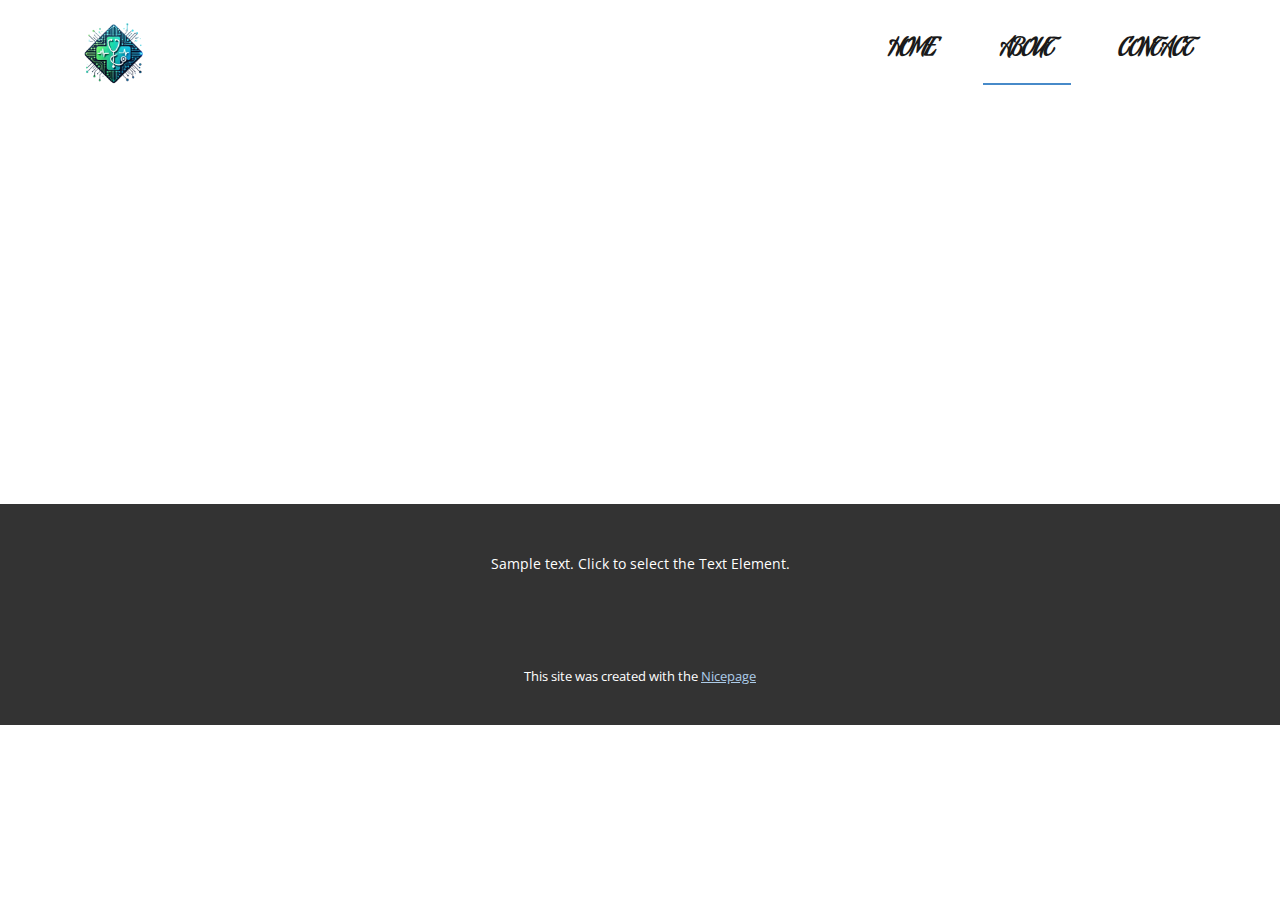
<file: About.html>
<!DOCTYPE html>
<html style="font-size: 16px;" lang="en"><head>
    <meta name="viewport" content="width=device-width, initial-scale=1.0">
    <meta charset="utf-8">
    <meta name="keywords" content="">
    <meta name="description" content="">
    <title>About</title>
    <link rel="stylesheet" href="nicepage.css" media="screen">
<link rel="stylesheet" href="About.css" media="screen">
    <script class="u-script" type="text/javascript" src="jquery.js" defer=""></script>
    <script class="u-script" type="text/javascript" src="nicepage.js" defer=""></script>
    <meta name="generator" content="Nicepage 7.0.3, nicepage.com">
    <link id="u-theme-google-font" rel="stylesheet" href="https://fonts.googleapis.com/css?family=Roboto:100,100i,300,300i,400,400i,500,500i,700,700i,900,900i|Open+Sans:300,300i,400,400i,500,500i,600,600i,700,700i,800,800i">
    <link id="u-page-google-font" rel="stylesheet" href="https://fonts.googleapis.com/css?family=Aguafina+Script:400">
    
    
    
    <script type="application/ld+json">{
		"@context": "http://schema.org",
		"@type": "Organization",
		"name": "",
		"logo": "images/DALL_E_2024-12-01_20.03.34_-_A_professional_and_modern_logo_for_a_digital_health_platform_named__eHealth_Record_._The_logo_should_have_a_medical_theme__incorporating_symbols_like_-removebg-preview.png"
}</script>
    <meta name="theme-color" content="#478ac9">
    <meta property="og:title" content="About">
    <meta property="og:type" content="website">
  <meta data-intl-tel-input-cdn-path="intlTelInput/"></head>
  <body data-path-to-root="./" data-include-products="false" class="u-body u-xl-mode" data-lang="en"><header class="u-clearfix u-header u-header" id="sec-6492"><div class="u-clearfix u-sheet u-sheet-1">
        <a href="#" class="u-image u-logo u-image-1" data-image-width="500" data-image-height="500">
          <img src="images/DALL_E_2024-12-01_20.03.34_-_A_professional_and_modern_logo_for_a_digital_health_platform_named__eHealth_Record_._The_logo_should_have_a_medical_theme__incorporating_symbols_like_-removebg-preview.png" class="u-logo-image u-logo-image-1">
        </a>
        <nav class="u-menu u-menu-dropdown u-offcanvas u-menu-1">
          <div class="menu-collapse u-custom-font" style="font-size: 1.5rem; letter-spacing: 0px; text-transform: uppercase; font-weight: 700; font-family: &quot;Aguafina Script&quot;;">
            <a class="u-button-style u-custom-active-border-color u-custom-border u-custom-border-color u-custom-borders u-custom-hover-border-color u-custom-left-right-menu-spacing u-custom-padding-bottom u-custom-text-active-color u-custom-text-color u-custom-text-hover-color u-custom-top-bottom-menu-spacing u-hamburger-link u-nav-link u-text-active-palette-1-base u-text-hover-palette-2-base" href="#">
              <svg class="u-svg-link" viewBox="0 0 24 24"><use xlink:href="#menu-hamburger"></use></svg>
              <svg class="u-svg-content" version="1.1" id="menu-hamburger" viewBox="0 0 16 16" x="0px" y="0px" xmlns:xlink="http://www.w3.org/1999/xlink" xmlns="http://www.w3.org/2000/svg"><g><rect y="1" width="16" height="2"></rect><rect y="7" width="16" height="2"></rect><rect y="13" width="16" height="2"></rect>
</g></svg>
            </a>
          </div>
          <div class="u-custom-menu u-nav-container">
            <ul class="u-custom-font u-nav u-spacing-30 u-unstyled u-nav-1"><li class="u-nav-item"><a class="u-border-2 u-border-active-palette-1-base u-border-hover-palette-1-light-1 u-border-no-left u-border-no-right u-border-no-top u-button-style u-nav-link u-text-active-grey-90 u-text-grey-90 u-text-hover-grey-90" href="./" style="padding: 20px 17px;">Home</a>
</li><li class="u-nav-item"><a class="u-border-2 u-border-active-palette-1-base u-border-hover-palette-1-light-1 u-border-no-left u-border-no-right u-border-no-top u-button-style u-nav-link u-text-active-grey-90 u-text-grey-90 u-text-hover-grey-90" href="About.html" style="padding: 20px 17px;">About</a>
</li><li class="u-nav-item"><a class="u-border-2 u-border-active-palette-1-base u-border-hover-palette-1-light-1 u-border-no-left u-border-no-right u-border-no-top u-button-style u-nav-link u-text-active-grey-90 u-text-grey-90 u-text-hover-grey-90" href="Contact.html" style="padding: 20px 17px;">Contact</a>
</li></ul>
          </div>
          <div class="u-custom-menu u-nav-container-collapse">
            <div class="u-black u-container-style u-inner-container-layout u-opacity u-opacity-95 u-sidenav">
              <div class="u-inner-container-layout u-sidenav-overflow">
                <div class="u-menu-close"></div>
                <ul class="u-align-center u-nav u-popupmenu-items u-unstyled u-nav-2"><li class="u-nav-item"><a class="u-button-style u-nav-link" href="./">Home</a>
</li><li class="u-nav-item"><a class="u-button-style u-nav-link" href="About.html">About</a>
</li><li class="u-nav-item"><a class="u-button-style u-nav-link" href="Contact.html">Contact</a>
</li></ul>
              </div>
            </div>
            <div class="u-black u-menu-overlay u-opacity u-opacity-70"></div>
          </div>
        </nav>
      </div></header>
    <section class="u-clearfix u-section-1" id="sec-9402">
      <div class="u-clearfix u-sheet u-sheet-1"></div>
    </section>
    
    
    
    <footer class="u-align-center u-clearfix u-container-align-center u-footer u-grey-80 u-footer" id="sec-25ab"><div class="u-clearfix u-sheet u-sheet-1">
        <p class="u-small-text u-text u-text-variant u-text-1">Sample text. Click to select the Text Element.</p>
      </div></footer>
    <section class="u-backlink u-clearfix u-grey-80">
      <p class="u-text">
        <span>This site was created with the </span>
        <a class="u-link" href="https://nicepage.com/" target="_blank" rel="nofollow">
          <span>Nicepage</span>
        </a>
      </p>
    </section>
  
</body></html>
</file>
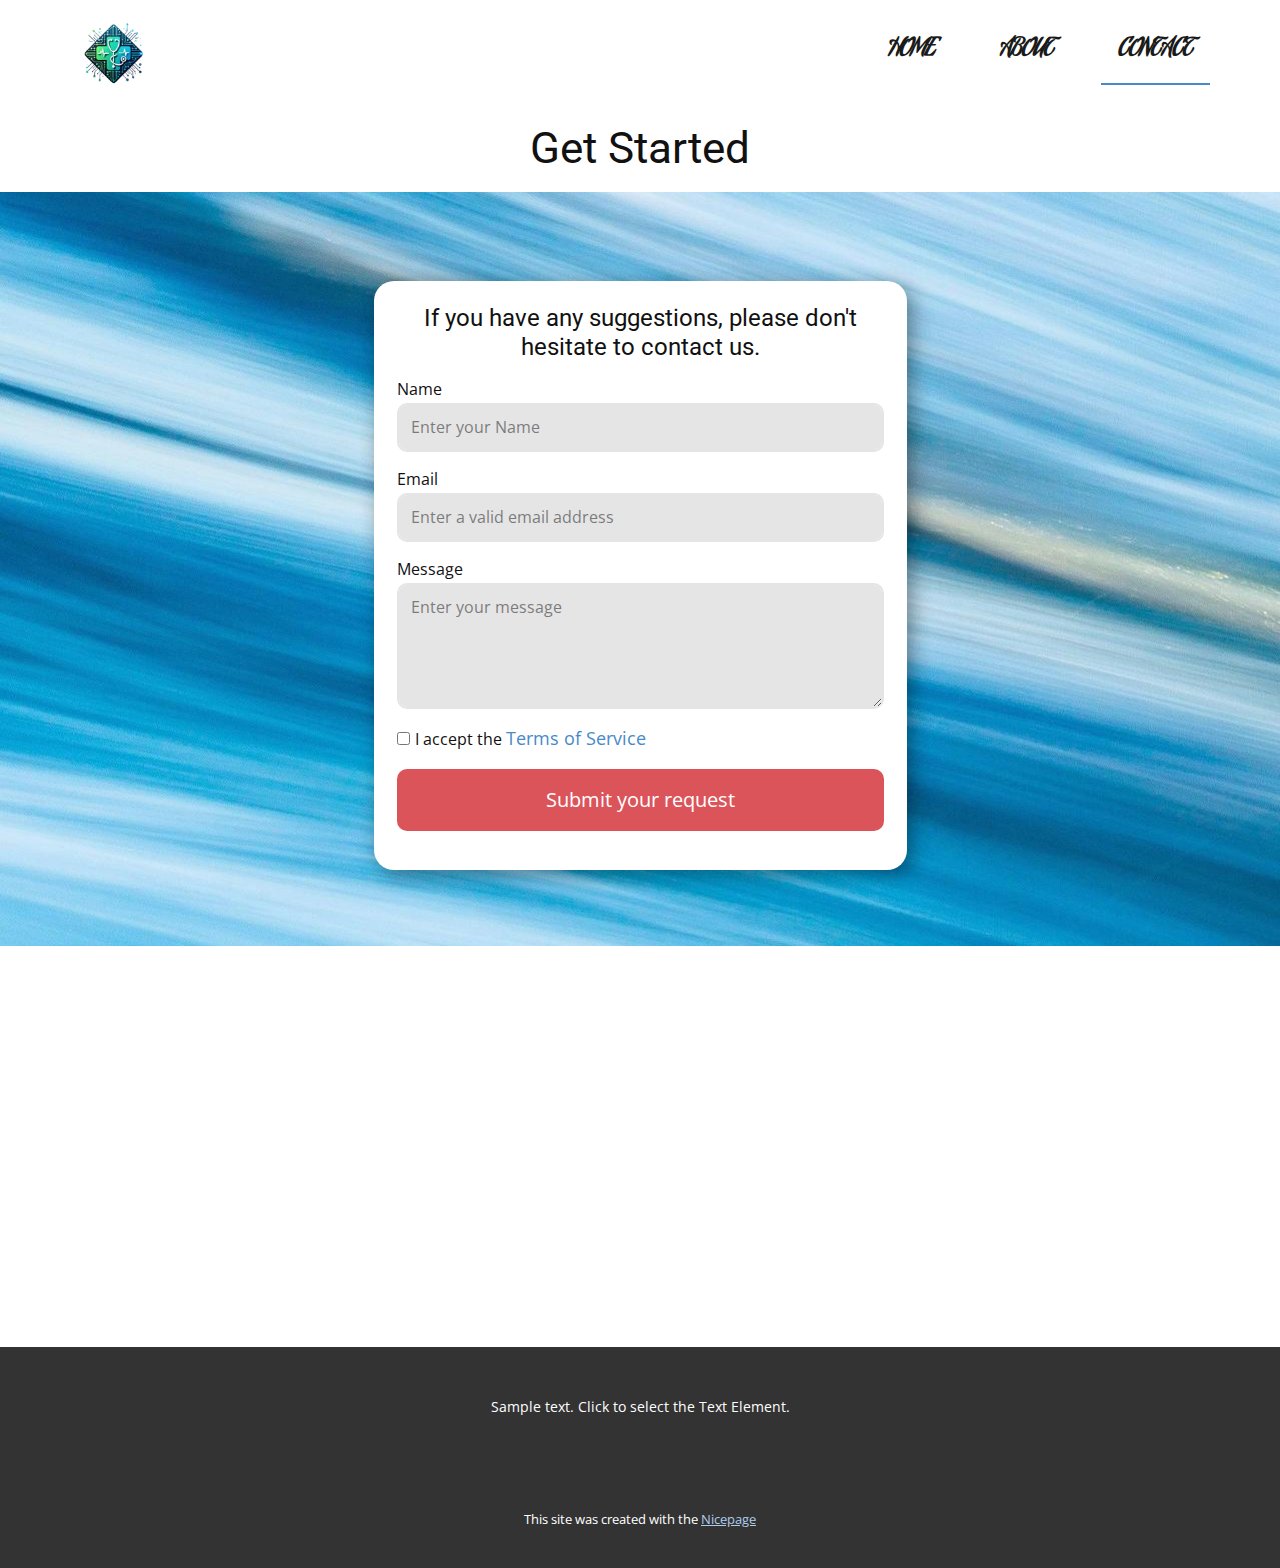
<file: Contact.html>
<!DOCTYPE html>
<html style="font-size: 16px;" lang="en"><head>
    <meta name="viewport" content="width=device-width, initial-scale=1.0">
    <meta charset="utf-8">
    <meta name="keywords" content="​Get Started">
    <meta name="description" content="">
    <title>Contact</title>
    <link rel="stylesheet" href="nicepage.css" media="screen">
<link rel="stylesheet" href="Contact.css" media="screen">
    <script class="u-script" type="text/javascript" src="jquery.js" defer=""></script>
    <script class="u-script" type="text/javascript" src="nicepage.js" defer=""></script>
    <meta name="generator" content="Nicepage 7.0.3, nicepage.com">
    <meta name="referrer" content="origin">
    <link id="u-theme-google-font" rel="stylesheet" href="https://fonts.googleapis.com/css?family=Roboto:100,100i,300,300i,400,400i,500,500i,700,700i,900,900i|Open+Sans:300,300i,400,400i,500,500i,600,600i,700,700i,800,800i">
    <link id="u-page-google-font" rel="stylesheet" href="https://fonts.googleapis.com/css?family=Aguafina+Script:400">
    
    
    
    
    <script type="application/ld+json">{
		"@context": "http://schema.org",
		"@type": "Organization",
		"name": "",
		"logo": "images/DALL_E_2024-12-01_20.03.34_-_A_professional_and_modern_logo_for_a_digital_health_platform_named__eHealth_Record_._The_logo_should_have_a_medical_theme__incorporating_symbols_like_-removebg-preview.png"
}</script>
    <meta name="theme-color" content="#478ac9">
    <meta property="og:title" content="Contact">
    <meta property="og:type" content="website">
  <meta data-intl-tel-input-cdn-path="intlTelInput/"></head>
  <body data-path-to-root="./" data-include-products="false" class="u-body u-xl-mode" data-lang="en"><header class="u-clearfix u-header u-header" id="sec-6492"><div class="u-clearfix u-sheet u-sheet-1">
        <a href="#" class="u-image u-logo u-image-1" data-image-width="500" data-image-height="500">
          <img src="images/DALL_E_2024-12-01_20.03.34_-_A_professional_and_modern_logo_for_a_digital_health_platform_named__eHealth_Record_._The_logo_should_have_a_medical_theme__incorporating_symbols_like_-removebg-preview.png" class="u-logo-image u-logo-image-1">
        </a>
        <nav class="u-menu u-menu-dropdown u-offcanvas u-menu-1">
          <div class="menu-collapse u-custom-font" style="font-size: 1.5rem; letter-spacing: 0px; text-transform: uppercase; font-weight: 700; font-family: &quot;Aguafina Script&quot;;">
            <a class="u-button-style u-custom-active-border-color u-custom-border u-custom-border-color u-custom-borders u-custom-hover-border-color u-custom-left-right-menu-spacing u-custom-padding-bottom u-custom-text-active-color u-custom-text-color u-custom-text-hover-color u-custom-top-bottom-menu-spacing u-hamburger-link u-nav-link u-text-active-palette-1-base u-text-hover-palette-2-base" href="#">
              <svg class="u-svg-link" viewBox="0 0 24 24"><use xlink:href="#menu-hamburger"></use></svg>
              <svg class="u-svg-content" version="1.1" id="menu-hamburger" viewBox="0 0 16 16" x="0px" y="0px" xmlns:xlink="http://www.w3.org/1999/xlink" xmlns="http://www.w3.org/2000/svg"><g><rect y="1" width="16" height="2"></rect><rect y="7" width="16" height="2"></rect><rect y="13" width="16" height="2"></rect>
</g></svg>
            </a>
          </div>
          <div class="u-custom-menu u-nav-container">
            <ul class="u-custom-font u-nav u-spacing-30 u-unstyled u-nav-1"><li class="u-nav-item"><a class="u-border-2 u-border-active-palette-1-base u-border-hover-palette-1-light-1 u-border-no-left u-border-no-right u-border-no-top u-button-style u-nav-link u-text-active-grey-90 u-text-grey-90 u-text-hover-grey-90" href="./" style="padding: 20px 17px;">Home</a>
</li><li class="u-nav-item"><a class="u-border-2 u-border-active-palette-1-base u-border-hover-palette-1-light-1 u-border-no-left u-border-no-right u-border-no-top u-button-style u-nav-link u-text-active-grey-90 u-text-grey-90 u-text-hover-grey-90" href="About.html" style="padding: 20px 17px;">About</a>
</li><li class="u-nav-item"><a class="u-border-2 u-border-active-palette-1-base u-border-hover-palette-1-light-1 u-border-no-left u-border-no-right u-border-no-top u-button-style u-nav-link u-text-active-grey-90 u-text-grey-90 u-text-hover-grey-90" href="Contact.html" style="padding: 20px 17px;">Contact</a>
</li></ul>
          </div>
          <div class="u-custom-menu u-nav-container-collapse">
            <div class="u-black u-container-style u-inner-container-layout u-opacity u-opacity-95 u-sidenav">
              <div class="u-inner-container-layout u-sidenav-overflow">
                <div class="u-menu-close"></div>
                <ul class="u-align-center u-nav u-popupmenu-items u-unstyled u-nav-2"><li class="u-nav-item"><a class="u-button-style u-nav-link" href="./">Home</a>
</li><li class="u-nav-item"><a class="u-button-style u-nav-link" href="About.html">About</a>
</li><li class="u-nav-item"><a class="u-button-style u-nav-link" href="Contact.html">Contact</a>
</li></ul>
              </div>
            </div>
            <div class="u-black u-menu-overlay u-opacity u-opacity-70"></div>
          </div>
        </nav>
      </div></header>
    <section class="u-align-center u-clearfix u-container-align-center u-white u-section-1" id="carousel_ba00">
      <h2 class="u-align-center u-text u-text-default u-text-1"> Get Started</h2>
      <img class="u-expanded-width u-image u-image-default u-image-1" src="images/pexels-falling4utah-1934846.jpg" alt="" data-image-width="2235" data-image-height="3354">
      <div class="u-form u-radius-20 u-white u-form-1">
        <form action="https://forms.nicepagesrv.com/v2/form/process" class="u-clearfix u-form-spacing-15 u-form-vertical u-inner-form" source="email" name="form" style="padding: 23px;">
          <h4 class="u-align-center u-form-group u-form-text u-text u-text-2"> If you have any suggestions, please don't hesitate to contact us.<span style="text-decoration: underline !important;"></span>
          </h4>
          <div class="u-form-group u-form-name">
            <label for="name-4c18" class="u-label">Name</label>
            <input type="text" placeholder="Enter your Name" id="name-4c18" name="name" class="u-border-2 u-border-grey-10 u-grey-10 u-input u-input-rectangle u-radius-10" required="">
          </div>
          <div class="u-form-email u-form-group">
            <label for="email-4c18" class="u-label">Email</label>
            <input type="email" placeholder="Enter a valid email address" id="email-4c18" name="email" class="u-border-2 u-border-grey-10 u-grey-10 u-input u-input-rectangle u-radius-10" required="">
          </div>
          <div class="u-form-group u-form-message">
            <label for="message-4c18" class="u-label">Message</label>
            <textarea placeholder="Enter your message" rows="4" cols="50" id="message-4c18" name="message" class="u-border-2 u-border-grey-10 u-grey-10 u-input u-input-rectangle u-radius-10" required=""></textarea>
          </div>
          <div class="u-form-agree u-form-group u-form-group-5">
            <label class="u-field-label"></label>
            <input type="checkbox" id="agree-a472" name="agree" class="u-agree-checkbox u-field-input" required="">
            <label for="agree-a472" class="u-agree-label u-block-3660-22 u-field-label" style="">I accept the <a href="#">Terms of Service</a>
            </label>
          </div>
          <div class="u-align-right u-form-group u-form-submit">
            <a href="#" class="u-active-palette-3-base u-border-5 u-border-active-palette-3-base u-border-hover-palette-3-base u-border-palette-2-base u-btn u-btn-round u-btn-submit u-button-style u-hover-palette-3-base u-palette-2-base u-radius-10 u-btn-1">Submit your request</a>
            <input type="submit" value="submit" class="u-form-control-hidden">
          </div>
          <div class="u-form-send-message u-form-send-success"> Thank you! Your message has been sent. </div>
          <div class="u-form-send-error u-form-send-message"> Unable to send your message. Please fix errors then try again. </div>
          <input type="hidden" value="" name="recaptchaResponse">
          <input type="hidden" name="formServices" value="21c6d72d-5160-80ca-9ec8-4397643cfa3d">
        </form>
      </div>
    </section>
    <section class="u-clearfix u-section-2" id="sec-89eb">
      <div class="u-clearfix u-sheet u-sheet-1"></div>
    </section>
    
    
    
    <footer class="u-align-center u-clearfix u-container-align-center u-footer u-grey-80 u-footer" id="sec-25ab"><div class="u-clearfix u-sheet u-sheet-1">
        <p class="u-small-text u-text u-text-variant u-text-1">Sample text. Click to select the Text Element.</p>
      </div></footer>
    <section class="u-backlink u-clearfix u-grey-80">
      <p class="u-text">
        <span>This site was created with the </span>
        <a class="u-link" href="https://nicepage.com/" target="_blank" rel="nofollow">
          <span>Nicepage</span>
        </a>
      </p>
    </section>
  
</body></html>
</file>
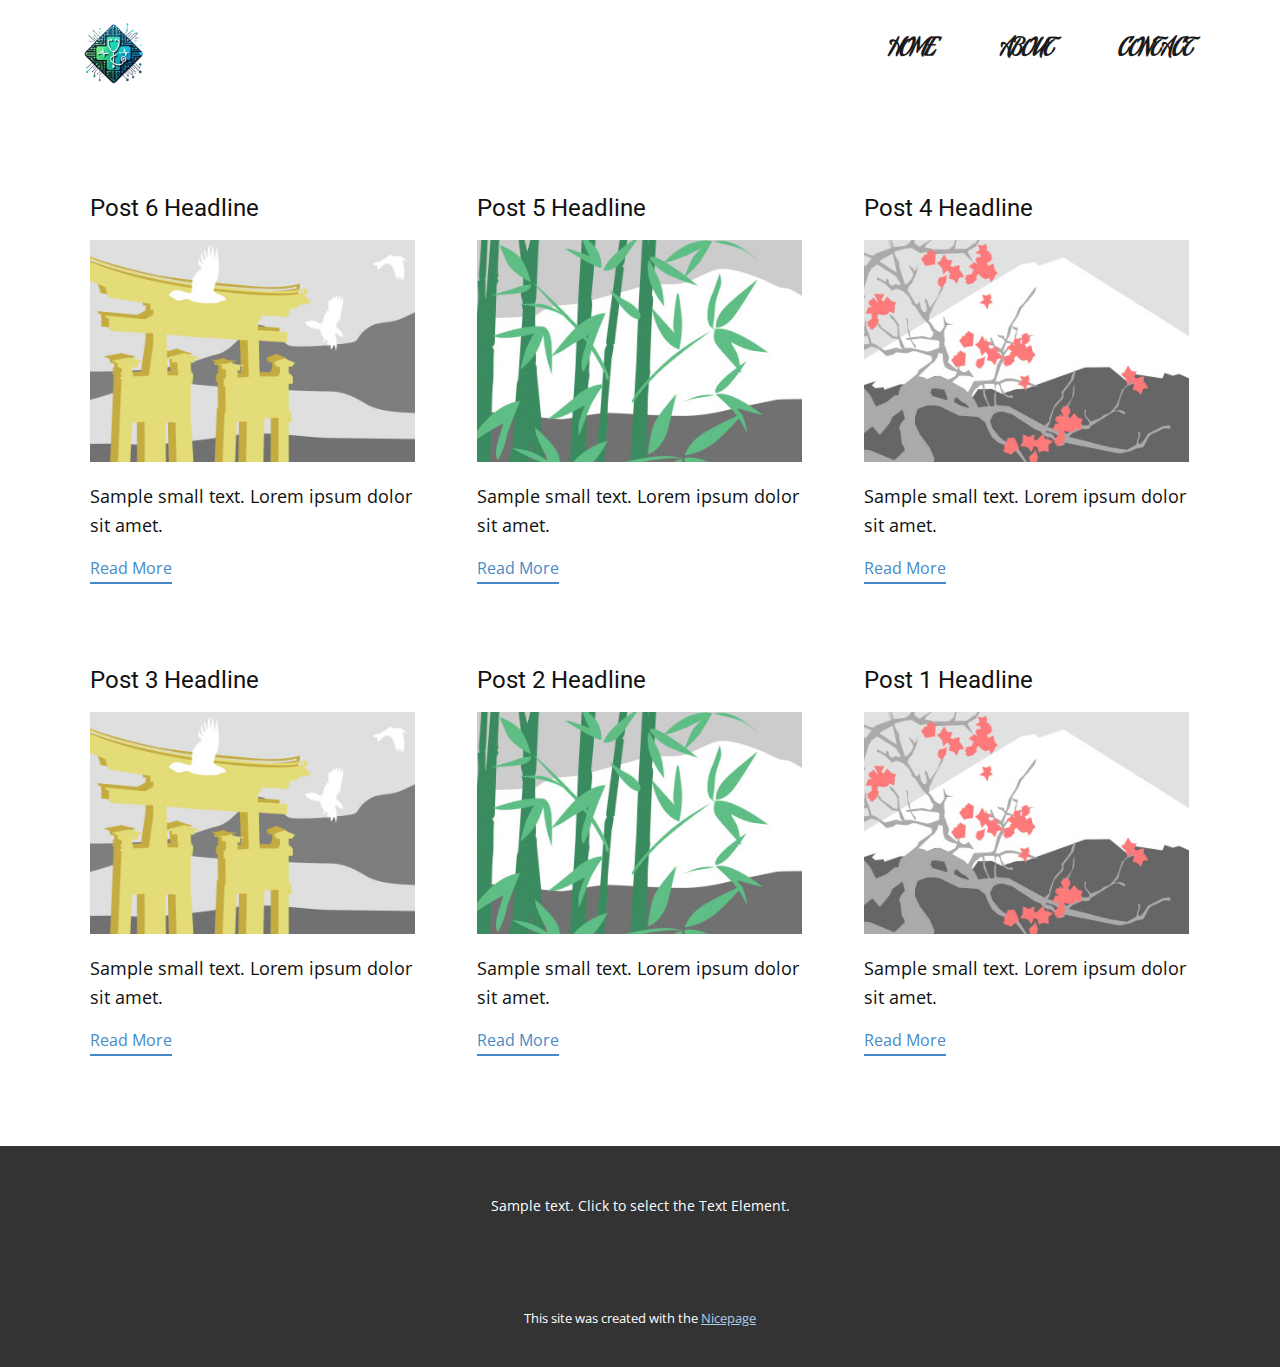
<file: blog/blog.html>
<!DOCTYPE html>
<html style="font-size: 16px;" lang="en"><head>
    <meta name="viewport" content="width=device-width, initial-scale=1.0">
    <meta charset="utf-8">
    <meta name="keywords" content="">
    <meta name="description" content="">
    <title>Blog</title>
    <link rel="stylesheet" href="../nicepage.css" media="screen">
<link rel="stylesheet" href="../Blog-Template.css" media="screen">
    <script class="u-script" type="text/javascript" src="../jquery.js" defer=""></script>
    <script class="u-script" type="text/javascript" src="../nicepage.js" defer=""></script>
    <meta name="generator" content="Nicepage 7.0.3, nicepage.com">
    <link id="u-theme-google-font" rel="stylesheet" href="https://fonts.googleapis.com/css?family=Roboto:100,100i,300,300i,400,400i,500,500i,700,700i,900,900i|Open+Sans:300,300i,400,400i,500,500i,600,600i,700,700i,800,800i">
    <link id="u-page-google-font" rel="stylesheet" href="https://fonts.googleapis.com/css?family=Aguafina+Script:400">
    
    
    
    <script type="application/ld+json">{
		"@context": "http://schema.org",
		"@type": "Organization",
		"name": "",
		"logo": "images/DALL_E_2024-12-01_20.03.34_-_A_professional_and_modern_logo_for_a_digital_health_platform_named__eHealth_Record_._The_logo_should_have_a_medical_theme__incorporating_symbols_like_-removebg-preview.png"
}</script>
    <meta name="theme-color" content="#478ac9">
  <meta data-intl-tel-input-cdn-path="intlTelInput/"></head>
  <body data-path-to-root="./" data-include-products="false" class="u-body u-xl-mode" data-lang="en"><header class="u-clearfix u-header u-header" id="sec-6492"><div class="u-clearfix u-sheet u-sheet-1">
        <a href="#" class="u-image u-logo u-image-1" data-image-width="500" data-image-height="500">
          <img src="../images/DALL_E_2024-12-01_20.03.34_-_A_professional_and_modern_logo_for_a_digital_health_platform_named__eHealth_Record_._The_logo_should_have_a_medical_theme__incorporating_symbols_like_-removebg-preview.png" class="u-logo-image u-logo-image-1">
        </a>
        <nav class="u-menu u-menu-dropdown u-offcanvas u-menu-1">
          <div class="menu-collapse u-custom-font" style="font-size: 1.5rem; letter-spacing: 0px; text-transform: uppercase; font-weight: 700; font-family: &quot;Aguafina Script&quot;;">
            <a class="u-button-style u-custom-active-border-color u-custom-border u-custom-border-color u-custom-borders u-custom-hover-border-color u-custom-left-right-menu-spacing u-custom-padding-bottom u-custom-text-active-color u-custom-text-color u-custom-text-hover-color u-custom-top-bottom-menu-spacing u-hamburger-link u-nav-link u-text-active-palette-1-base u-text-hover-palette-2-base" href="#">
              <svg class="u-svg-link" viewBox="0 0 24 24"><use xlink:href="#menu-hamburger"></use></svg>
              <svg class="u-svg-content" version="1.1" id="menu-hamburger" viewBox="0 0 16 16" x="0px" y="0px" xmlns:xlink="http://www.w3.org/1999/xlink" xmlns="http://www.w3.org/2000/svg"><g><rect y="1" width="16" height="2"></rect><rect y="7" width="16" height="2"></rect><rect y="13" width="16" height="2"></rect>
</g></svg>
            </a>
          </div>
          <div class="u-custom-menu u-nav-container">
            <ul class="u-custom-font u-nav u-spacing-30 u-unstyled u-nav-1"><li class="u-nav-item"><a class="u-border-2 u-border-active-palette-1-base u-border-hover-palette-1-light-1 u-border-no-left u-border-no-right u-border-no-top u-button-style u-nav-link u-text-active-grey-90 u-text-grey-90 u-text-hover-grey-90" href="../" style="padding: 20px 17px;">Home</a>
</li><li class="u-nav-item"><a class="u-border-2 u-border-active-palette-1-base u-border-hover-palette-1-light-1 u-border-no-left u-border-no-right u-border-no-top u-button-style u-nav-link u-text-active-grey-90 u-text-grey-90 u-text-hover-grey-90" href="../About.html" style="padding: 20px 17px;">About</a>
</li><li class="u-nav-item"><a class="u-border-2 u-border-active-palette-1-base u-border-hover-palette-1-light-1 u-border-no-left u-border-no-right u-border-no-top u-button-style u-nav-link u-text-active-grey-90 u-text-grey-90 u-text-hover-grey-90" href="../Contact.html" style="padding: 20px 17px;">Contact</a>
</li></ul>
          </div>
          <div class="u-custom-menu u-nav-container-collapse">
            <div class="u-black u-container-style u-inner-container-layout u-opacity u-opacity-95 u-sidenav">
              <div class="u-inner-container-layout u-sidenav-overflow">
                <div class="u-menu-close"></div>
                <ul class="u-align-center u-nav u-popupmenu-items u-unstyled u-nav-2"><li class="u-nav-item"><a class="u-button-style u-nav-link" href="../">Home</a>
</li><li class="u-nav-item"><a class="u-button-style u-nav-link" href="../About.html">About</a>
</li><li class="u-nav-item"><a class="u-button-style u-nav-link" href="../Contact.html">Contact</a>
</li></ul>
              </div>
            </div>
            <div class="u-black u-menu-overlay u-opacity u-opacity-70"></div>
          </div>
        </nav>
      </div></header>
    <section class="u-clearfix u-section-1" id="sec-c48e">
      <div class="u-clearfix u-sheet u-valign-middle u-sheet-1"><!--blog--><!--blog_options_json--><!--{"type":"Recent","source":"","tags":"","count":""}--><!--/blog_options_json-->
        <div class="u-blog u-expanded-width u-repeater u-repeater-1"><!--blog_post-->
          <div class="u-blog-post u-container-style u-repeater-item u-white u-repeater-item-1">
            <div class="u-container-layout u-similar-container u-valign-top u-container-layout-1"><!--blog_post_header-->
              <h4 class="u-blog-control u-text u-text-1">
                <a class="u-post-header-link" href="../blog/post-5.html">Post 6 Headline</a>
              </h4><!--/blog_post_header--><!--blog_post_image-->
              <a class="u-post-header-link" href="../blog/post-5.html"><img alt="" class="u-blog-control u-expanded-width u-image u-image-default u-image-1" src="../images/8ad73f3c.jpeg"></a><!--/blog_post_image--><!--blog_post_content-->
              <div class="u-blog-control u-post-content u-text u-text-2 fr-view">Sample small text. Lorem ipsum dolor sit amet.</div><!--/blog_post_content--><!--blog_post_readmore-->
              <a href="../blog/post-5.html" class="u-blog-control u-border-2 u-border-palette-1-base u-btn u-btn-rectangle u-button-style u-none u-btn-1"><!--blog_post_readmore_content--><!--options_json--><!--{"content":"","defaultValue":"Read More"}--><!--/options_json-->Read More<!--/blog_post_readmore_content--></a><!--/blog_post_readmore-->
            </div>
          </div><div class="u-blog-post u-container-style u-repeater-item u-video-cover u-white">
            <div class="u-container-layout u-similar-container u-valign-top u-container-layout-2"><!--blog_post_header-->
              <h4 class="u-blog-control u-text u-text-3">
                <a class="u-post-header-link" href="../blog/post-4.html">Post 5 Headline</a>
              </h4><!--/blog_post_header--><!--blog_post_image-->
              <a class="u-post-header-link" href="../blog/post-4.html"><img alt="" class="u-blog-control u-expanded-width u-image u-image-default u-image-2" src="../images/68f64b9d.jpeg"></a><!--/blog_post_image--><!--blog_post_content-->
              <div class="u-blog-control u-post-content u-text u-text-4 fr-view">Sample small text. Lorem ipsum dolor sit amet.</div><!--/blog_post_content--><!--blog_post_readmore-->
              <a href="../blog/post-4.html" class="u-blog-control u-border-2 u-border-palette-1-base u-btn u-btn-rectangle u-button-style u-none u-btn-2"><!--blog_post_readmore_content--><!--options_json--><!--{"content":"","defaultValue":"Read More"}--><!--/options_json-->Read More<!--/blog_post_readmore_content--></a><!--/blog_post_readmore-->
            </div>
          </div><div class="u-blog-post u-container-style u-repeater-item u-video-cover u-white">
            <div class="u-container-layout u-similar-container u-valign-top u-container-layout-3"><!--blog_post_header-->
              <h4 class="u-blog-control u-text u-text-5">
                <a class="u-post-header-link" href="../blog/post-3.html">Post 4 Headline</a>
              </h4><!--/blog_post_header--><!--blog_post_image-->
              <a class="u-post-header-link" href="../blog/post-3.html"><img alt="" class="u-blog-control u-expanded-width u-image u-image-default u-image-3" src="../images/0fd3416c.jpeg"></a><!--/blog_post_image--><!--blog_post_content-->
              <div class="u-blog-control u-post-content u-text u-text-6 fr-view">Sample small text. Lorem ipsum dolor sit amet.</div><!--/blog_post_content--><!--blog_post_readmore-->
              <a href="../blog/post-3.html" class="u-blog-control u-border-2 u-border-palette-1-base u-btn u-btn-rectangle u-button-style u-none u-btn-3"><!--blog_post_readmore_content--><!--options_json--><!--{"content":"","defaultValue":"Read More"}--><!--/options_json-->Read More<!--/blog_post_readmore_content--></a><!--/blog_post_readmore-->
            </div>
          </div><div class="u-blog-post u-container-style u-repeater-item u-white u-repeater-item-1">
            <div class="u-container-layout u-similar-container u-valign-top u-container-layout-1"><!--blog_post_header-->
              <h4 class="u-blog-control u-text u-text-1">
                <a class="u-post-header-link" href="../blog/post-2.html">Post 3 Headline</a>
              </h4><!--/blog_post_header--><!--blog_post_image-->
              <a class="u-post-header-link" href="../blog/post-2.html"><img alt="" class="u-blog-control u-expanded-width u-image u-image-default u-image-1" src="../images/8ad73f3c.jpeg"></a><!--/blog_post_image--><!--blog_post_content-->
              <div class="u-blog-control u-post-content u-text u-text-2 fr-view">Sample small text. Lorem ipsum dolor sit amet.</div><!--/blog_post_content--><!--blog_post_readmore-->
              <a href="../blog/post-2.html" class="u-blog-control u-border-2 u-border-palette-1-base u-btn u-btn-rectangle u-button-style u-none u-btn-1"><!--blog_post_readmore_content--><!--options_json--><!--{"content":"","defaultValue":"Read More"}--><!--/options_json-->Read More<!--/blog_post_readmore_content--></a><!--/blog_post_readmore-->
            </div>
          </div><div class="u-blog-post u-container-style u-repeater-item u-video-cover u-white">
            <div class="u-container-layout u-similar-container u-valign-top u-container-layout-2"><!--blog_post_header-->
              <h4 class="u-blog-control u-text u-text-3">
                <a class="u-post-header-link" href="../blog/post-1.html">Post 2 Headline</a>
              </h4><!--/blog_post_header--><!--blog_post_image-->
              <a class="u-post-header-link" href="../blog/post-1.html"><img alt="" class="u-blog-control u-expanded-width u-image u-image-default u-image-2" src="../images/68f64b9d.jpeg"></a><!--/blog_post_image--><!--blog_post_content-->
              <div class="u-blog-control u-post-content u-text u-text-4 fr-view">Sample small text. Lorem ipsum dolor sit amet.</div><!--/blog_post_content--><!--blog_post_readmore-->
              <a href="../blog/post-1.html" class="u-blog-control u-border-2 u-border-palette-1-base u-btn u-btn-rectangle u-button-style u-none u-btn-2"><!--blog_post_readmore_content--><!--options_json--><!--{"content":"","defaultValue":"Read More"}--><!--/options_json-->Read More<!--/blog_post_readmore_content--></a><!--/blog_post_readmore-->
            </div>
          </div><div class="u-blog-post u-container-style u-repeater-item u-video-cover u-white">
            <div class="u-container-layout u-similar-container u-valign-top u-container-layout-3"><!--blog_post_header-->
              <h4 class="u-blog-control u-text u-text-5">
                <a class="u-post-header-link" href="../blog/post.html">Post 1 Headline</a>
              </h4><!--/blog_post_header--><!--blog_post_image-->
              <a class="u-post-header-link" href="../blog/post.html"><img alt="" class="u-blog-control u-expanded-width u-image u-image-default u-image-3" src="../images/0fd3416c.jpeg"></a><!--/blog_post_image--><!--blog_post_content-->
              <div class="u-blog-control u-post-content u-text u-text-6 fr-view">Sample small text. Lorem ipsum dolor sit amet.</div><!--/blog_post_content--><!--blog_post_readmore-->
              <a href="../blog/post.html" class="u-blog-control u-border-2 u-border-palette-1-base u-btn u-btn-rectangle u-button-style u-none u-btn-3"><!--blog_post_readmore_content--><!--options_json--><!--{"content":"","defaultValue":"Read More"}--><!--/options_json-->Read More<!--/blog_post_readmore_content--></a><!--/blog_post_readmore-->
            </div>
          </div><!--/blog_post--><!--blog_post-->
          <!--/blog_post--><!--blog_post-->
          <!--/blog_post-->
        </div><!--/blog-->
      </div>
    </section>
    
    
    
    <footer class="u-align-center u-clearfix u-container-align-center u-footer u-grey-80 u-footer" id="sec-25ab"><div class="u-clearfix u-sheet u-sheet-1">
        <p class="u-small-text u-text u-text-variant u-text-1">Sample text. Click to select the Text Element.</p>
      </div></footer>
    <section class="u-backlink u-clearfix u-grey-80">
      <p class="u-text">
        <span>This site was created with the </span>
        <a class="u-link" href="https://nicepage.com/" target="_blank" rel="nofollow">
          <span>Nicepage</span>
        </a>
      </p>
    </section>
  
</body></html>
</file>
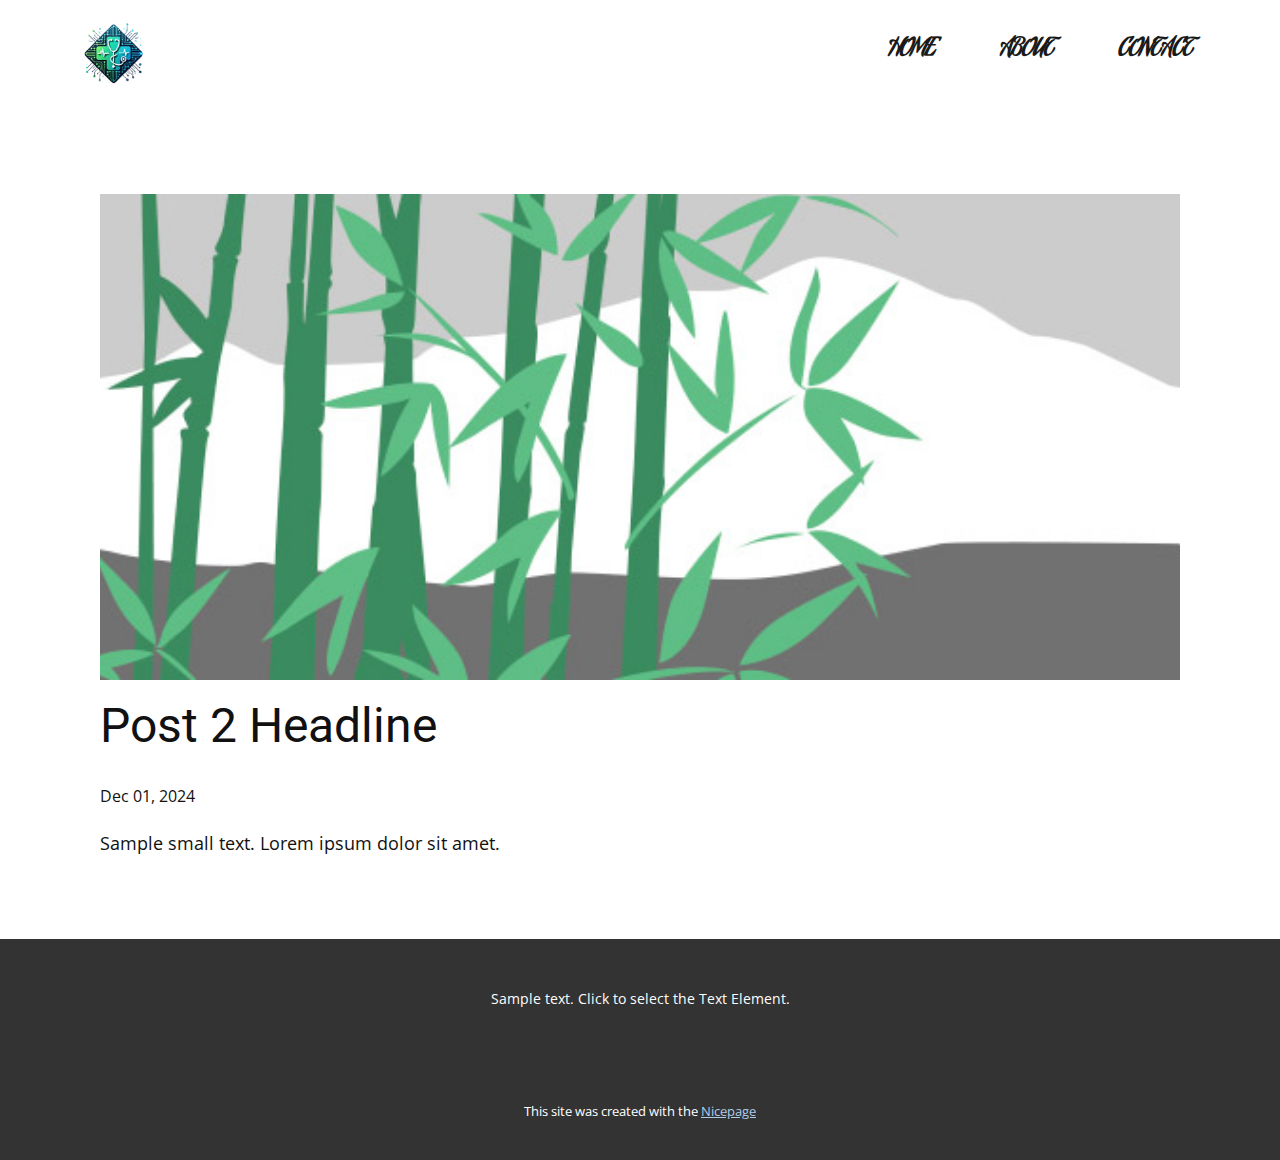
<file: blog/post-1.html>
<!DOCTYPE html>
<html style="font-size: 16px;" lang="en"><head>
    <meta name="viewport" content="width=device-width, initial-scale=1.0">
    <meta charset="utf-8">
    <meta name="keywords" content="Post 1 Headline">
    <meta name="description" content="">
    <title>Post 2 Headline</title>
    <link rel="stylesheet" href="../nicepage.css" media="screen">
<link rel="stylesheet" href="../Post-Template.css" media="screen">
    <script class="u-script" type="text/javascript" src="../jquery.js" defer=""></script>
    <script class="u-script" type="text/javascript" src="../nicepage.js" defer=""></script>
    <meta name="generator" content="Nicepage 7.0.3, nicepage.com">
    <link id="u-theme-google-font" rel="stylesheet" href="https://fonts.googleapis.com/css?family=Roboto:100,100i,300,300i,400,400i,500,500i,700,700i,900,900i|Open+Sans:300,300i,400,400i,500,500i,600,600i,700,700i,800,800i">
    <link id="u-page-google-font" rel="stylesheet" href="https://fonts.googleapis.com/css?family=Aguafina+Script:400">
    
    
    
    <script type="application/ld+json">{
		"@context": "http://schema.org",
		"@type": "Organization",
		"name": "",
		"logo": "images/DALL_E_2024-12-01_20.03.34_-_A_professional_and_modern_logo_for_a_digital_health_platform_named__eHealth_Record_._The_logo_should_have_a_medical_theme__incorporating_symbols_like_-removebg-preview.png"
}</script>
    <meta name="theme-color" content="#478ac9">
  <meta data-intl-tel-input-cdn-path="intlTelInput/"></head>
  <body data-path-to-root="./" data-include-products="false" class="u-body u-xl-mode" data-lang="en"><header class="u-clearfix u-header u-header" id="sec-6492"><div class="u-clearfix u-sheet u-sheet-1">
        <a href="#" class="u-image u-logo u-image-1" data-image-width="500" data-image-height="500">
          <img src="../images/DALL_E_2024-12-01_20.03.34_-_A_professional_and_modern_logo_for_a_digital_health_platform_named__eHealth_Record_._The_logo_should_have_a_medical_theme__incorporating_symbols_like_-removebg-preview.png" class="u-logo-image u-logo-image-1">
        </a>
        <nav class="u-menu u-menu-dropdown u-offcanvas u-menu-1">
          <div class="menu-collapse u-custom-font" style="font-size: 1.5rem; letter-spacing: 0px; text-transform: uppercase; font-weight: 700; font-family: &quot;Aguafina Script&quot;;">
            <a class="u-button-style u-custom-active-border-color u-custom-border u-custom-border-color u-custom-borders u-custom-hover-border-color u-custom-left-right-menu-spacing u-custom-padding-bottom u-custom-text-active-color u-custom-text-color u-custom-text-hover-color u-custom-top-bottom-menu-spacing u-hamburger-link u-nav-link u-text-active-palette-1-base u-text-hover-palette-2-base" href="#">
              <svg class="u-svg-link" viewBox="0 0 24 24"><use xlink:href="#menu-hamburger"></use></svg>
              <svg class="u-svg-content" version="1.1" id="menu-hamburger" viewBox="0 0 16 16" x="0px" y="0px" xmlns:xlink="http://www.w3.org/1999/xlink" xmlns="http://www.w3.org/2000/svg"><g><rect y="1" width="16" height="2"></rect><rect y="7" width="16" height="2"></rect><rect y="13" width="16" height="2"></rect>
</g></svg>
            </a>
          </div>
          <div class="u-custom-menu u-nav-container">
            <ul class="u-custom-font u-nav u-spacing-30 u-unstyled u-nav-1"><li class="u-nav-item"><a class="u-border-2 u-border-active-palette-1-base u-border-hover-palette-1-light-1 u-border-no-left u-border-no-right u-border-no-top u-button-style u-nav-link u-text-active-grey-90 u-text-grey-90 u-text-hover-grey-90" href="../" style="padding: 20px 17px;">Home</a>
</li><li class="u-nav-item"><a class="u-border-2 u-border-active-palette-1-base u-border-hover-palette-1-light-1 u-border-no-left u-border-no-right u-border-no-top u-button-style u-nav-link u-text-active-grey-90 u-text-grey-90 u-text-hover-grey-90" href="../About.html" style="padding: 20px 17px;">About</a>
</li><li class="u-nav-item"><a class="u-border-2 u-border-active-palette-1-base u-border-hover-palette-1-light-1 u-border-no-left u-border-no-right u-border-no-top u-button-style u-nav-link u-text-active-grey-90 u-text-grey-90 u-text-hover-grey-90" href="../Contact.html" style="padding: 20px 17px;">Contact</a>
</li></ul>
          </div>
          <div class="u-custom-menu u-nav-container-collapse">
            <div class="u-black u-container-style u-inner-container-layout u-opacity u-opacity-95 u-sidenav">
              <div class="u-inner-container-layout u-sidenav-overflow">
                <div class="u-menu-close"></div>
                <ul class="u-align-center u-nav u-popupmenu-items u-unstyled u-nav-2"><li class="u-nav-item"><a class="u-button-style u-nav-link" href="../">Home</a>
</li><li class="u-nav-item"><a class="u-button-style u-nav-link" href="../About.html">About</a>
</li><li class="u-nav-item"><a class="u-button-style u-nav-link" href="../Contact.html">Contact</a>
</li></ul>
              </div>
            </div>
            <div class="u-black u-menu-overlay u-opacity u-opacity-70"></div>
          </div>
        </nav>
      </div></header>
    <section class="u-align-center u-clearfix u-section-1" id="sec-e345">
      <div class="u-clearfix u-sheet u-valign-middle-md u-valign-middle-sm u-valign-middle-xs u-sheet-1"><!--post_details--><!--post_details_options_json--><!--{"source":""}--><!--/post_details_options_json--><!--blog_post-->
        <div class="u-container-style u-expanded-width u-post-details u-post-details-1">
          <div class="u-container-layout u-valign-middle u-container-layout-1"><!--blog_post_image-->
            <img alt="" class="u-blog-control u-expanded-width u-image u-image-default u-image-1" src="../images/68f64b9d.jpeg"><!--/blog_post_image--><!--blog_post_header-->
            <h2 class="u-blog-control u-text u-text-1">Post 2 Headline</h2><!--/blog_post_header--><!--blog_post_metadata-->
            <div class="u-blog-control u-metadata u-metadata-1"><!--blog_post_metadata_date-->
              <span class="u-meta-date u-meta-icon">Dec 01, 2024</span><!--/blog_post_metadata_date--><!--blog_post_metadata_category-->
              <!--/blog_post_metadata_category--><!--blog_post_metadata_comments-->
              <!--/blog_post_metadata_comments-->
            </div><!--/blog_post_metadata--><!--blog_post_content-->
            <div class="u-align-justify u-blog-control u-post-content u-text u-text-2 fr-view">
  <p>Sample small text. Lorem ipsum dolor sit amet.</p>
  </div><!--/blog_post_content-->
          </div>
        </div><!--/blog_post--><!--/post_details-->
      </div>
    </section>
    
    
    
    <footer class="u-align-center u-clearfix u-container-align-center u-footer u-grey-80 u-footer" id="sec-25ab"><div class="u-clearfix u-sheet u-sheet-1">
        <p class="u-small-text u-text u-text-variant u-text-1">Sample text. Click to select the Text Element.</p>
      </div></footer>
    <section class="u-backlink u-clearfix u-grey-80">
      <p class="u-text">
        <span>This site was created with the </span>
        <a class="u-link" href="https://nicepage.com/" target="_blank" rel="nofollow">
          <span>Nicepage</span>
        </a>
      </p>
    </section>
  
</body></html>
</file>
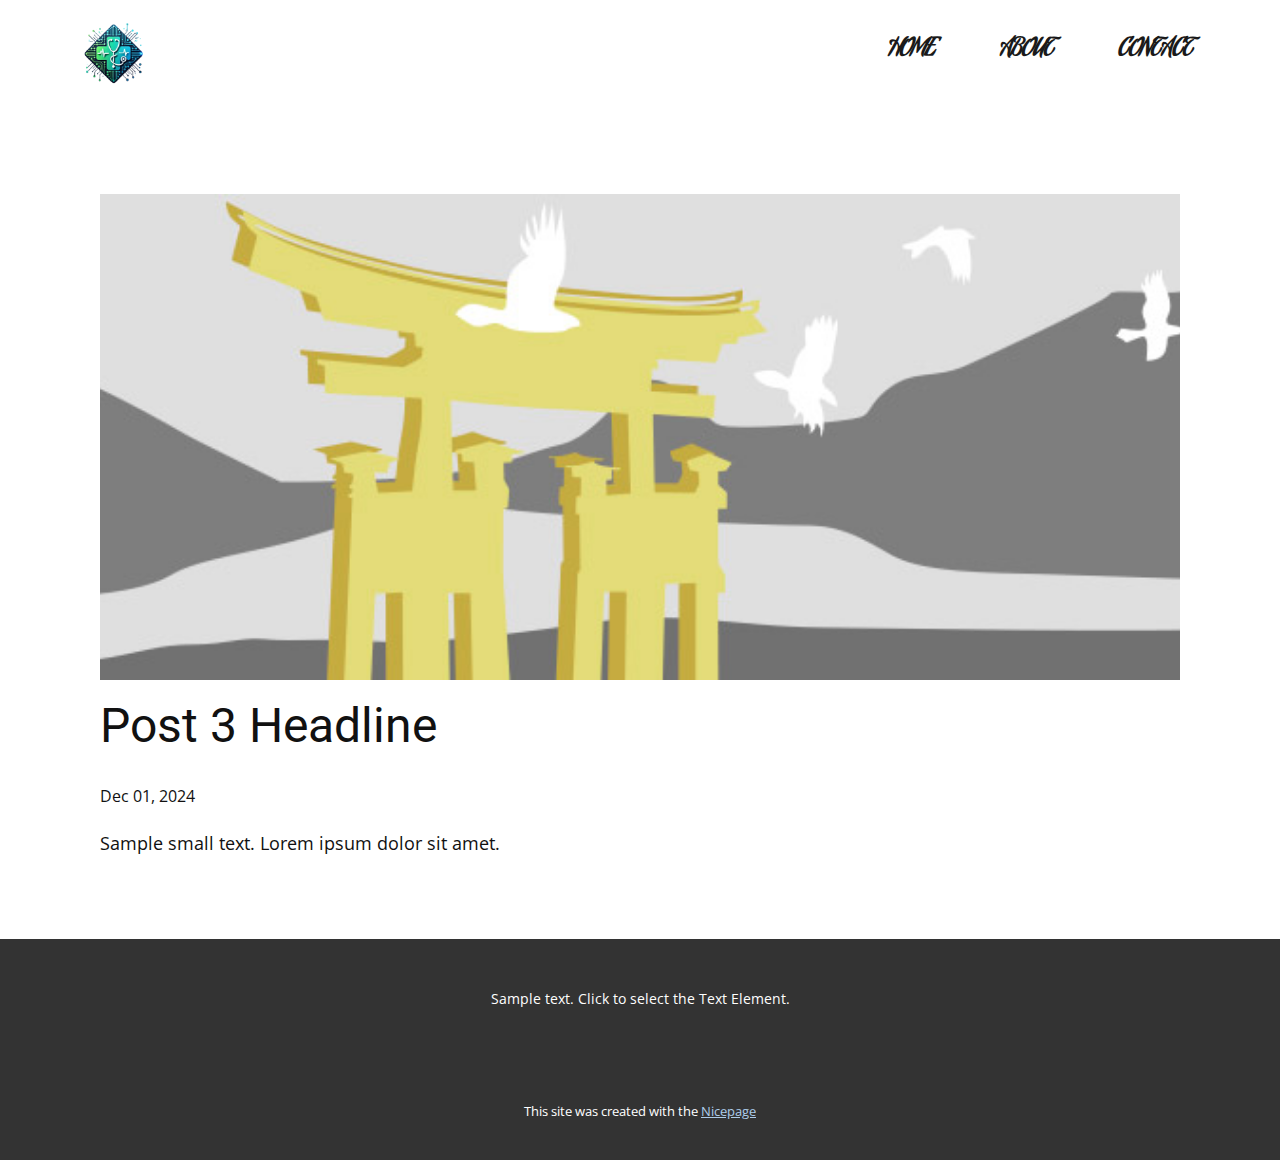
<file: blog/post-2.html>
<!DOCTYPE html>
<html style="font-size: 16px;" lang="en"><head>
    <meta name="viewport" content="width=device-width, initial-scale=1.0">
    <meta charset="utf-8">
    <meta name="keywords" content="Post 1 Headline">
    <meta name="description" content="">
    <title>Post 3 Headline</title>
    <link rel="stylesheet" href="../nicepage.css" media="screen">
<link rel="stylesheet" href="../Post-Template.css" media="screen">
    <script class="u-script" type="text/javascript" src="../jquery.js" defer=""></script>
    <script class="u-script" type="text/javascript" src="../nicepage.js" defer=""></script>
    <meta name="generator" content="Nicepage 7.0.3, nicepage.com">
    <link id="u-theme-google-font" rel="stylesheet" href="https://fonts.googleapis.com/css?family=Roboto:100,100i,300,300i,400,400i,500,500i,700,700i,900,900i|Open+Sans:300,300i,400,400i,500,500i,600,600i,700,700i,800,800i">
    <link id="u-page-google-font" rel="stylesheet" href="https://fonts.googleapis.com/css?family=Aguafina+Script:400">
    
    
    
    <script type="application/ld+json">{
		"@context": "http://schema.org",
		"@type": "Organization",
		"name": "",
		"logo": "images/DALL_E_2024-12-01_20.03.34_-_A_professional_and_modern_logo_for_a_digital_health_platform_named__eHealth_Record_._The_logo_should_have_a_medical_theme__incorporating_symbols_like_-removebg-preview.png"
}</script>
    <meta name="theme-color" content="#478ac9">
  <meta data-intl-tel-input-cdn-path="intlTelInput/"></head>
  <body data-path-to-root="./" data-include-products="false" class="u-body u-xl-mode" data-lang="en"><header class="u-clearfix u-header u-header" id="sec-6492"><div class="u-clearfix u-sheet u-sheet-1">
        <a href="#" class="u-image u-logo u-image-1" data-image-width="500" data-image-height="500">
          <img src="../images/DALL_E_2024-12-01_20.03.34_-_A_professional_and_modern_logo_for_a_digital_health_platform_named__eHealth_Record_._The_logo_should_have_a_medical_theme__incorporating_symbols_like_-removebg-preview.png" class="u-logo-image u-logo-image-1">
        </a>
        <nav class="u-menu u-menu-dropdown u-offcanvas u-menu-1">
          <div class="menu-collapse u-custom-font" style="font-size: 1.5rem; letter-spacing: 0px; text-transform: uppercase; font-weight: 700; font-family: &quot;Aguafina Script&quot;;">
            <a class="u-button-style u-custom-active-border-color u-custom-border u-custom-border-color u-custom-borders u-custom-hover-border-color u-custom-left-right-menu-spacing u-custom-padding-bottom u-custom-text-active-color u-custom-text-color u-custom-text-hover-color u-custom-top-bottom-menu-spacing u-hamburger-link u-nav-link u-text-active-palette-1-base u-text-hover-palette-2-base" href="#">
              <svg class="u-svg-link" viewBox="0 0 24 24"><use xlink:href="#menu-hamburger"></use></svg>
              <svg class="u-svg-content" version="1.1" id="menu-hamburger" viewBox="0 0 16 16" x="0px" y="0px" xmlns:xlink="http://www.w3.org/1999/xlink" xmlns="http://www.w3.org/2000/svg"><g><rect y="1" width="16" height="2"></rect><rect y="7" width="16" height="2"></rect><rect y="13" width="16" height="2"></rect>
</g></svg>
            </a>
          </div>
          <div class="u-custom-menu u-nav-container">
            <ul class="u-custom-font u-nav u-spacing-30 u-unstyled u-nav-1"><li class="u-nav-item"><a class="u-border-2 u-border-active-palette-1-base u-border-hover-palette-1-light-1 u-border-no-left u-border-no-right u-border-no-top u-button-style u-nav-link u-text-active-grey-90 u-text-grey-90 u-text-hover-grey-90" href="../" style="padding: 20px 17px;">Home</a>
</li><li class="u-nav-item"><a class="u-border-2 u-border-active-palette-1-base u-border-hover-palette-1-light-1 u-border-no-left u-border-no-right u-border-no-top u-button-style u-nav-link u-text-active-grey-90 u-text-grey-90 u-text-hover-grey-90" href="../About.html" style="padding: 20px 17px;">About</a>
</li><li class="u-nav-item"><a class="u-border-2 u-border-active-palette-1-base u-border-hover-palette-1-light-1 u-border-no-left u-border-no-right u-border-no-top u-button-style u-nav-link u-text-active-grey-90 u-text-grey-90 u-text-hover-grey-90" href="../Contact.html" style="padding: 20px 17px;">Contact</a>
</li></ul>
          </div>
          <div class="u-custom-menu u-nav-container-collapse">
            <div class="u-black u-container-style u-inner-container-layout u-opacity u-opacity-95 u-sidenav">
              <div class="u-inner-container-layout u-sidenav-overflow">
                <div class="u-menu-close"></div>
                <ul class="u-align-center u-nav u-popupmenu-items u-unstyled u-nav-2"><li class="u-nav-item"><a class="u-button-style u-nav-link" href="../">Home</a>
</li><li class="u-nav-item"><a class="u-button-style u-nav-link" href="../About.html">About</a>
</li><li class="u-nav-item"><a class="u-button-style u-nav-link" href="../Contact.html">Contact</a>
</li></ul>
              </div>
            </div>
            <div class="u-black u-menu-overlay u-opacity u-opacity-70"></div>
          </div>
        </nav>
      </div></header>
    <section class="u-align-center u-clearfix u-section-1" id="sec-e345">
      <div class="u-clearfix u-sheet u-valign-middle-md u-valign-middle-sm u-valign-middle-xs u-sheet-1"><!--post_details--><!--post_details_options_json--><!--{"source":""}--><!--/post_details_options_json--><!--blog_post-->
        <div class="u-container-style u-expanded-width u-post-details u-post-details-1">
          <div class="u-container-layout u-valign-middle u-container-layout-1"><!--blog_post_image-->
            <img alt="" class="u-blog-control u-expanded-width u-image u-image-default u-image-1" src="../images/8ad73f3c.jpeg"><!--/blog_post_image--><!--blog_post_header-->
            <h2 class="u-blog-control u-text u-text-1">Post 3 Headline</h2><!--/blog_post_header--><!--blog_post_metadata-->
            <div class="u-blog-control u-metadata u-metadata-1"><!--blog_post_metadata_date-->
              <span class="u-meta-date u-meta-icon">Dec 01, 2024</span><!--/blog_post_metadata_date--><!--blog_post_metadata_category-->
              <!--/blog_post_metadata_category--><!--blog_post_metadata_comments-->
              <!--/blog_post_metadata_comments-->
            </div><!--/blog_post_metadata--><!--blog_post_content-->
            <div class="u-align-justify u-blog-control u-post-content u-text u-text-2 fr-view">
  <p>Sample small text. Lorem ipsum dolor sit amet.</p>
  </div><!--/blog_post_content-->
          </div>
        </div><!--/blog_post--><!--/post_details-->
      </div>
    </section>
    
    
    
    <footer class="u-align-center u-clearfix u-container-align-center u-footer u-grey-80 u-footer" id="sec-25ab"><div class="u-clearfix u-sheet u-sheet-1">
        <p class="u-small-text u-text u-text-variant u-text-1">Sample text. Click to select the Text Element.</p>
      </div></footer>
    <section class="u-backlink u-clearfix u-grey-80">
      <p class="u-text">
        <span>This site was created with the </span>
        <a class="u-link" href="https://nicepage.com/" target="_blank" rel="nofollow">
          <span>Nicepage</span>
        </a>
      </p>
    </section>
  
</body></html>
</file>
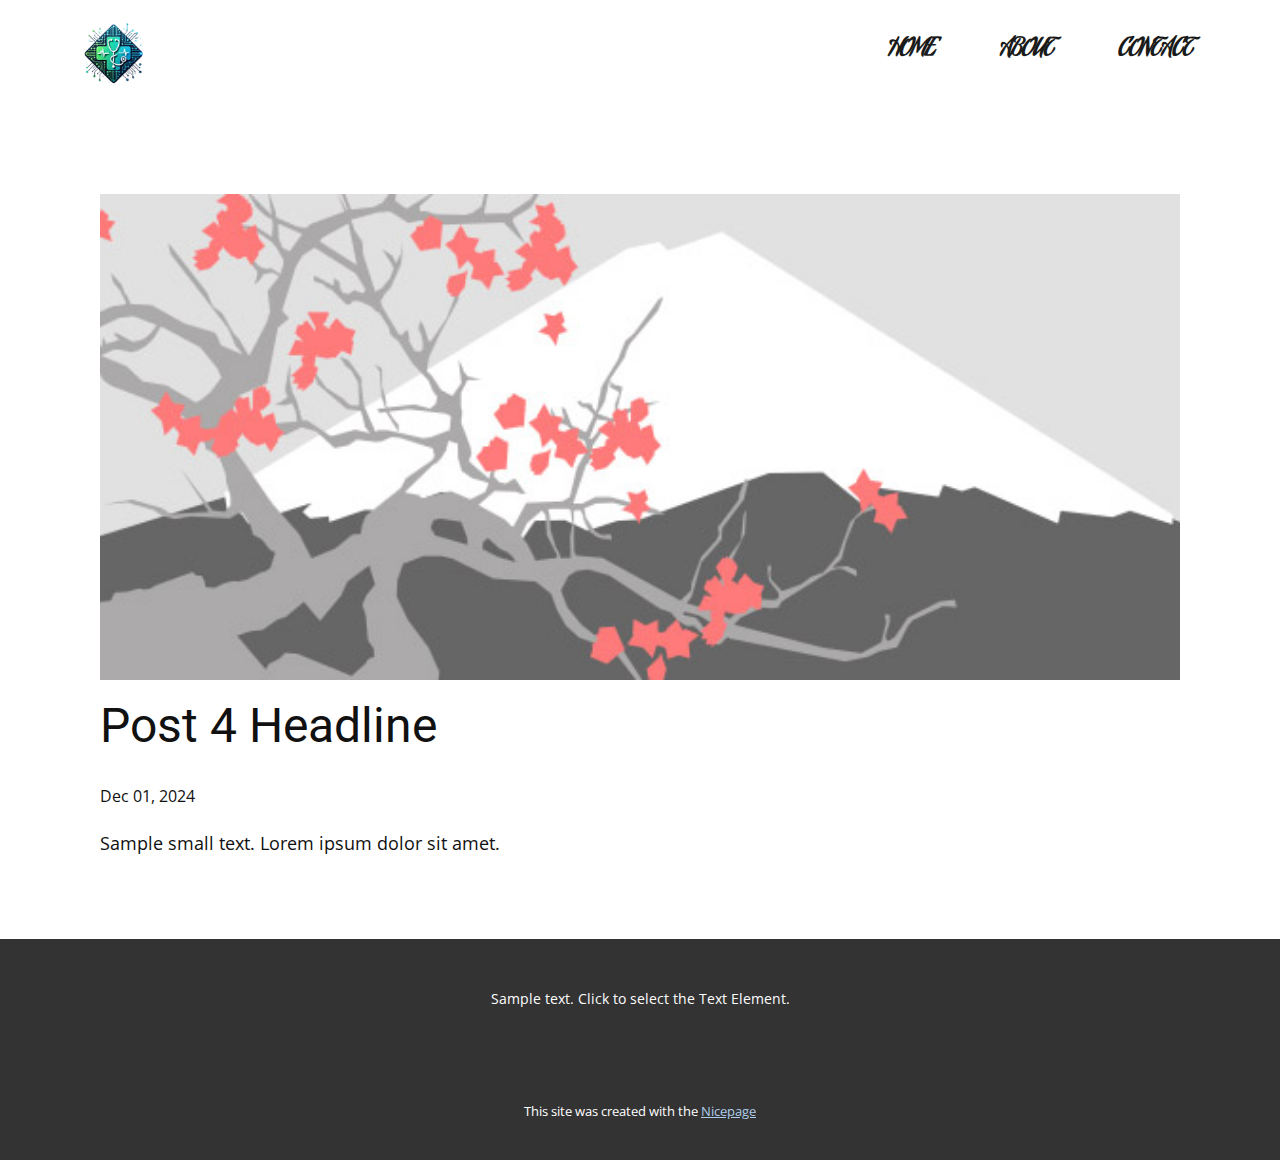
<file: blog/post-3.html>
<!DOCTYPE html>
<html style="font-size: 16px;" lang="en"><head>
    <meta name="viewport" content="width=device-width, initial-scale=1.0">
    <meta charset="utf-8">
    <meta name="keywords" content="Post 1 Headline">
    <meta name="description" content="">
    <title>Post 4 Headline</title>
    <link rel="stylesheet" href="../nicepage.css" media="screen">
<link rel="stylesheet" href="../Post-Template.css" media="screen">
    <script class="u-script" type="text/javascript" src="../jquery.js" defer=""></script>
    <script class="u-script" type="text/javascript" src="../nicepage.js" defer=""></script>
    <meta name="generator" content="Nicepage 7.0.3, nicepage.com">
    <link id="u-theme-google-font" rel="stylesheet" href="https://fonts.googleapis.com/css?family=Roboto:100,100i,300,300i,400,400i,500,500i,700,700i,900,900i|Open+Sans:300,300i,400,400i,500,500i,600,600i,700,700i,800,800i">
    <link id="u-page-google-font" rel="stylesheet" href="https://fonts.googleapis.com/css?family=Aguafina+Script:400">
    
    
    
    <script type="application/ld+json">{
		"@context": "http://schema.org",
		"@type": "Organization",
		"name": "",
		"logo": "images/DALL_E_2024-12-01_20.03.34_-_A_professional_and_modern_logo_for_a_digital_health_platform_named__eHealth_Record_._The_logo_should_have_a_medical_theme__incorporating_symbols_like_-removebg-preview.png"
}</script>
    <meta name="theme-color" content="#478ac9">
  <meta data-intl-tel-input-cdn-path="intlTelInput/"></head>
  <body data-path-to-root="./" data-include-products="false" class="u-body u-xl-mode" data-lang="en"><header class="u-clearfix u-header u-header" id="sec-6492"><div class="u-clearfix u-sheet u-sheet-1">
        <a href="#" class="u-image u-logo u-image-1" data-image-width="500" data-image-height="500">
          <img src="../images/DALL_E_2024-12-01_20.03.34_-_A_professional_and_modern_logo_for_a_digital_health_platform_named__eHealth_Record_._The_logo_should_have_a_medical_theme__incorporating_symbols_like_-removebg-preview.png" class="u-logo-image u-logo-image-1">
        </a>
        <nav class="u-menu u-menu-dropdown u-offcanvas u-menu-1">
          <div class="menu-collapse u-custom-font" style="font-size: 1.5rem; letter-spacing: 0px; text-transform: uppercase; font-weight: 700; font-family: &quot;Aguafina Script&quot;;">
            <a class="u-button-style u-custom-active-border-color u-custom-border u-custom-border-color u-custom-borders u-custom-hover-border-color u-custom-left-right-menu-spacing u-custom-padding-bottom u-custom-text-active-color u-custom-text-color u-custom-text-hover-color u-custom-top-bottom-menu-spacing u-hamburger-link u-nav-link u-text-active-palette-1-base u-text-hover-palette-2-base" href="#">
              <svg class="u-svg-link" viewBox="0 0 24 24"><use xlink:href="#menu-hamburger"></use></svg>
              <svg class="u-svg-content" version="1.1" id="menu-hamburger" viewBox="0 0 16 16" x="0px" y="0px" xmlns:xlink="http://www.w3.org/1999/xlink" xmlns="http://www.w3.org/2000/svg"><g><rect y="1" width="16" height="2"></rect><rect y="7" width="16" height="2"></rect><rect y="13" width="16" height="2"></rect>
</g></svg>
            </a>
          </div>
          <div class="u-custom-menu u-nav-container">
            <ul class="u-custom-font u-nav u-spacing-30 u-unstyled u-nav-1"><li class="u-nav-item"><a class="u-border-2 u-border-active-palette-1-base u-border-hover-palette-1-light-1 u-border-no-left u-border-no-right u-border-no-top u-button-style u-nav-link u-text-active-grey-90 u-text-grey-90 u-text-hover-grey-90" href="../" style="padding: 20px 17px;">Home</a>
</li><li class="u-nav-item"><a class="u-border-2 u-border-active-palette-1-base u-border-hover-palette-1-light-1 u-border-no-left u-border-no-right u-border-no-top u-button-style u-nav-link u-text-active-grey-90 u-text-grey-90 u-text-hover-grey-90" href="../About.html" style="padding: 20px 17px;">About</a>
</li><li class="u-nav-item"><a class="u-border-2 u-border-active-palette-1-base u-border-hover-palette-1-light-1 u-border-no-left u-border-no-right u-border-no-top u-button-style u-nav-link u-text-active-grey-90 u-text-grey-90 u-text-hover-grey-90" href="../Contact.html" style="padding: 20px 17px;">Contact</a>
</li></ul>
          </div>
          <div class="u-custom-menu u-nav-container-collapse">
            <div class="u-black u-container-style u-inner-container-layout u-opacity u-opacity-95 u-sidenav">
              <div class="u-inner-container-layout u-sidenav-overflow">
                <div class="u-menu-close"></div>
                <ul class="u-align-center u-nav u-popupmenu-items u-unstyled u-nav-2"><li class="u-nav-item"><a class="u-button-style u-nav-link" href="../">Home</a>
</li><li class="u-nav-item"><a class="u-button-style u-nav-link" href="../About.html">About</a>
</li><li class="u-nav-item"><a class="u-button-style u-nav-link" href="../Contact.html">Contact</a>
</li></ul>
              </div>
            </div>
            <div class="u-black u-menu-overlay u-opacity u-opacity-70"></div>
          </div>
        </nav>
      </div></header>
    <section class="u-align-center u-clearfix u-section-1" id="sec-e345">
      <div class="u-clearfix u-sheet u-valign-middle-md u-valign-middle-sm u-valign-middle-xs u-sheet-1"><!--post_details--><!--post_details_options_json--><!--{"source":""}--><!--/post_details_options_json--><!--blog_post-->
        <div class="u-container-style u-expanded-width u-post-details u-post-details-1">
          <div class="u-container-layout u-valign-middle u-container-layout-1"><!--blog_post_image-->
            <img alt="" class="u-blog-control u-expanded-width u-image u-image-default u-image-1" src="../images/0fd3416c.jpeg"><!--/blog_post_image--><!--blog_post_header-->
            <h2 class="u-blog-control u-text u-text-1">Post 4 Headline</h2><!--/blog_post_header--><!--blog_post_metadata-->
            <div class="u-blog-control u-metadata u-metadata-1"><!--blog_post_metadata_date-->
              <span class="u-meta-date u-meta-icon">Dec 01, 2024</span><!--/blog_post_metadata_date--><!--blog_post_metadata_category-->
              <!--/blog_post_metadata_category--><!--blog_post_metadata_comments-->
              <!--/blog_post_metadata_comments-->
            </div><!--/blog_post_metadata--><!--blog_post_content-->
            <div class="u-align-justify u-blog-control u-post-content u-text u-text-2 fr-view">
  <p>Sample small text. Lorem ipsum dolor sit amet.</p>
  </div><!--/blog_post_content-->
          </div>
        </div><!--/blog_post--><!--/post_details-->
      </div>
    </section>
    
    
    
    <footer class="u-align-center u-clearfix u-container-align-center u-footer u-grey-80 u-footer" id="sec-25ab"><div class="u-clearfix u-sheet u-sheet-1">
        <p class="u-small-text u-text u-text-variant u-text-1">Sample text. Click to select the Text Element.</p>
      </div></footer>
    <section class="u-backlink u-clearfix u-grey-80">
      <p class="u-text">
        <span>This site was created with the </span>
        <a class="u-link" href="https://nicepage.com/" target="_blank" rel="nofollow">
          <span>Nicepage</span>
        </a>
      </p>
    </section>
  
</body></html>
</file>
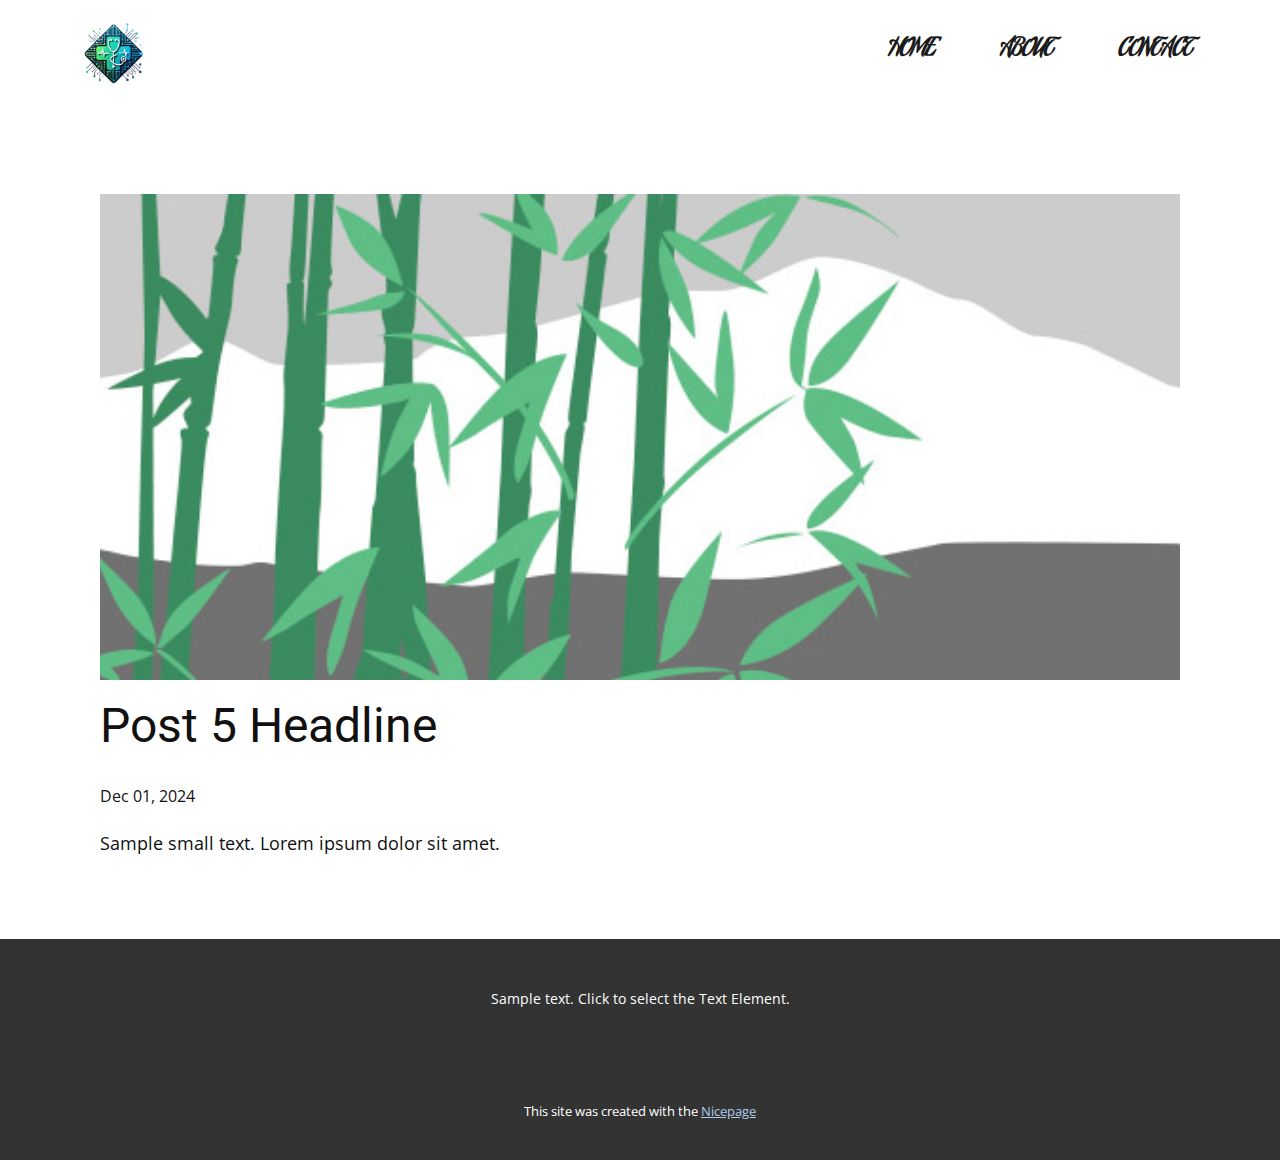
<file: blog/post-4.html>
<!DOCTYPE html>
<html style="font-size: 16px;" lang="en"><head>
    <meta name="viewport" content="width=device-width, initial-scale=1.0">
    <meta charset="utf-8">
    <meta name="keywords" content="Post 1 Headline">
    <meta name="description" content="">
    <title>Post 5 Headline</title>
    <link rel="stylesheet" href="../nicepage.css" media="screen">
<link rel="stylesheet" href="../Post-Template.css" media="screen">
    <script class="u-script" type="text/javascript" src="../jquery.js" defer=""></script>
    <script class="u-script" type="text/javascript" src="../nicepage.js" defer=""></script>
    <meta name="generator" content="Nicepage 7.0.3, nicepage.com">
    <link id="u-theme-google-font" rel="stylesheet" href="https://fonts.googleapis.com/css?family=Roboto:100,100i,300,300i,400,400i,500,500i,700,700i,900,900i|Open+Sans:300,300i,400,400i,500,500i,600,600i,700,700i,800,800i">
    <link id="u-page-google-font" rel="stylesheet" href="https://fonts.googleapis.com/css?family=Aguafina+Script:400">
    
    
    
    <script type="application/ld+json">{
		"@context": "http://schema.org",
		"@type": "Organization",
		"name": "",
		"logo": "images/DALL_E_2024-12-01_20.03.34_-_A_professional_and_modern_logo_for_a_digital_health_platform_named__eHealth_Record_._The_logo_should_have_a_medical_theme__incorporating_symbols_like_-removebg-preview.png"
}</script>
    <meta name="theme-color" content="#478ac9">
  <meta data-intl-tel-input-cdn-path="intlTelInput/"></head>
  <body data-path-to-root="./" data-include-products="false" class="u-body u-xl-mode" data-lang="en"><header class="u-clearfix u-header u-header" id="sec-6492"><div class="u-clearfix u-sheet u-sheet-1">
        <a href="#" class="u-image u-logo u-image-1" data-image-width="500" data-image-height="500">
          <img src="../images/DALL_E_2024-12-01_20.03.34_-_A_professional_and_modern_logo_for_a_digital_health_platform_named__eHealth_Record_._The_logo_should_have_a_medical_theme__incorporating_symbols_like_-removebg-preview.png" class="u-logo-image u-logo-image-1">
        </a>
        <nav class="u-menu u-menu-dropdown u-offcanvas u-menu-1">
          <div class="menu-collapse u-custom-font" style="font-size: 1.5rem; letter-spacing: 0px; text-transform: uppercase; font-weight: 700; font-family: &quot;Aguafina Script&quot;;">
            <a class="u-button-style u-custom-active-border-color u-custom-border u-custom-border-color u-custom-borders u-custom-hover-border-color u-custom-left-right-menu-spacing u-custom-padding-bottom u-custom-text-active-color u-custom-text-color u-custom-text-hover-color u-custom-top-bottom-menu-spacing u-hamburger-link u-nav-link u-text-active-palette-1-base u-text-hover-palette-2-base" href="#">
              <svg class="u-svg-link" viewBox="0 0 24 24"><use xlink:href="#menu-hamburger"></use></svg>
              <svg class="u-svg-content" version="1.1" id="menu-hamburger" viewBox="0 0 16 16" x="0px" y="0px" xmlns:xlink="http://www.w3.org/1999/xlink" xmlns="http://www.w3.org/2000/svg"><g><rect y="1" width="16" height="2"></rect><rect y="7" width="16" height="2"></rect><rect y="13" width="16" height="2"></rect>
</g></svg>
            </a>
          </div>
          <div class="u-custom-menu u-nav-container">
            <ul class="u-custom-font u-nav u-spacing-30 u-unstyled u-nav-1"><li class="u-nav-item"><a class="u-border-2 u-border-active-palette-1-base u-border-hover-palette-1-light-1 u-border-no-left u-border-no-right u-border-no-top u-button-style u-nav-link u-text-active-grey-90 u-text-grey-90 u-text-hover-grey-90" href="../" style="padding: 20px 17px;">Home</a>
</li><li class="u-nav-item"><a class="u-border-2 u-border-active-palette-1-base u-border-hover-palette-1-light-1 u-border-no-left u-border-no-right u-border-no-top u-button-style u-nav-link u-text-active-grey-90 u-text-grey-90 u-text-hover-grey-90" href="../About.html" style="padding: 20px 17px;">About</a>
</li><li class="u-nav-item"><a class="u-border-2 u-border-active-palette-1-base u-border-hover-palette-1-light-1 u-border-no-left u-border-no-right u-border-no-top u-button-style u-nav-link u-text-active-grey-90 u-text-grey-90 u-text-hover-grey-90" href="../Contact.html" style="padding: 20px 17px;">Contact</a>
</li></ul>
          </div>
          <div class="u-custom-menu u-nav-container-collapse">
            <div class="u-black u-container-style u-inner-container-layout u-opacity u-opacity-95 u-sidenav">
              <div class="u-inner-container-layout u-sidenav-overflow">
                <div class="u-menu-close"></div>
                <ul class="u-align-center u-nav u-popupmenu-items u-unstyled u-nav-2"><li class="u-nav-item"><a class="u-button-style u-nav-link" href="../">Home</a>
</li><li class="u-nav-item"><a class="u-button-style u-nav-link" href="../About.html">About</a>
</li><li class="u-nav-item"><a class="u-button-style u-nav-link" href="../Contact.html">Contact</a>
</li></ul>
              </div>
            </div>
            <div class="u-black u-menu-overlay u-opacity u-opacity-70"></div>
          </div>
        </nav>
      </div></header>
    <section class="u-align-center u-clearfix u-section-1" id="sec-e345">
      <div class="u-clearfix u-sheet u-valign-middle-md u-valign-middle-sm u-valign-middle-xs u-sheet-1"><!--post_details--><!--post_details_options_json--><!--{"source":""}--><!--/post_details_options_json--><!--blog_post-->
        <div class="u-container-style u-expanded-width u-post-details u-post-details-1">
          <div class="u-container-layout u-valign-middle u-container-layout-1"><!--blog_post_image-->
            <img alt="" class="u-blog-control u-expanded-width u-image u-image-default u-image-1" src="../images/68f64b9d.jpeg"><!--/blog_post_image--><!--blog_post_header-->
            <h2 class="u-blog-control u-text u-text-1">Post 5 Headline</h2><!--/blog_post_header--><!--blog_post_metadata-->
            <div class="u-blog-control u-metadata u-metadata-1"><!--blog_post_metadata_date-->
              <span class="u-meta-date u-meta-icon">Dec 01, 2024</span><!--/blog_post_metadata_date--><!--blog_post_metadata_category-->
              <!--/blog_post_metadata_category--><!--blog_post_metadata_comments-->
              <!--/blog_post_metadata_comments-->
            </div><!--/blog_post_metadata--><!--blog_post_content-->
            <div class="u-align-justify u-blog-control u-post-content u-text u-text-2 fr-view">
  <p>Sample small text. Lorem ipsum dolor sit amet.</p>
  </div><!--/blog_post_content-->
          </div>
        </div><!--/blog_post--><!--/post_details-->
      </div>
    </section>
    
    
    
    <footer class="u-align-center u-clearfix u-container-align-center u-footer u-grey-80 u-footer" id="sec-25ab"><div class="u-clearfix u-sheet u-sheet-1">
        <p class="u-small-text u-text u-text-variant u-text-1">Sample text. Click to select the Text Element.</p>
      </div></footer>
    <section class="u-backlink u-clearfix u-grey-80">
      <p class="u-text">
        <span>This site was created with the </span>
        <a class="u-link" href="https://nicepage.com/" target="_blank" rel="nofollow">
          <span>Nicepage</span>
        </a>
      </p>
    </section>
  
</body></html>
</file>
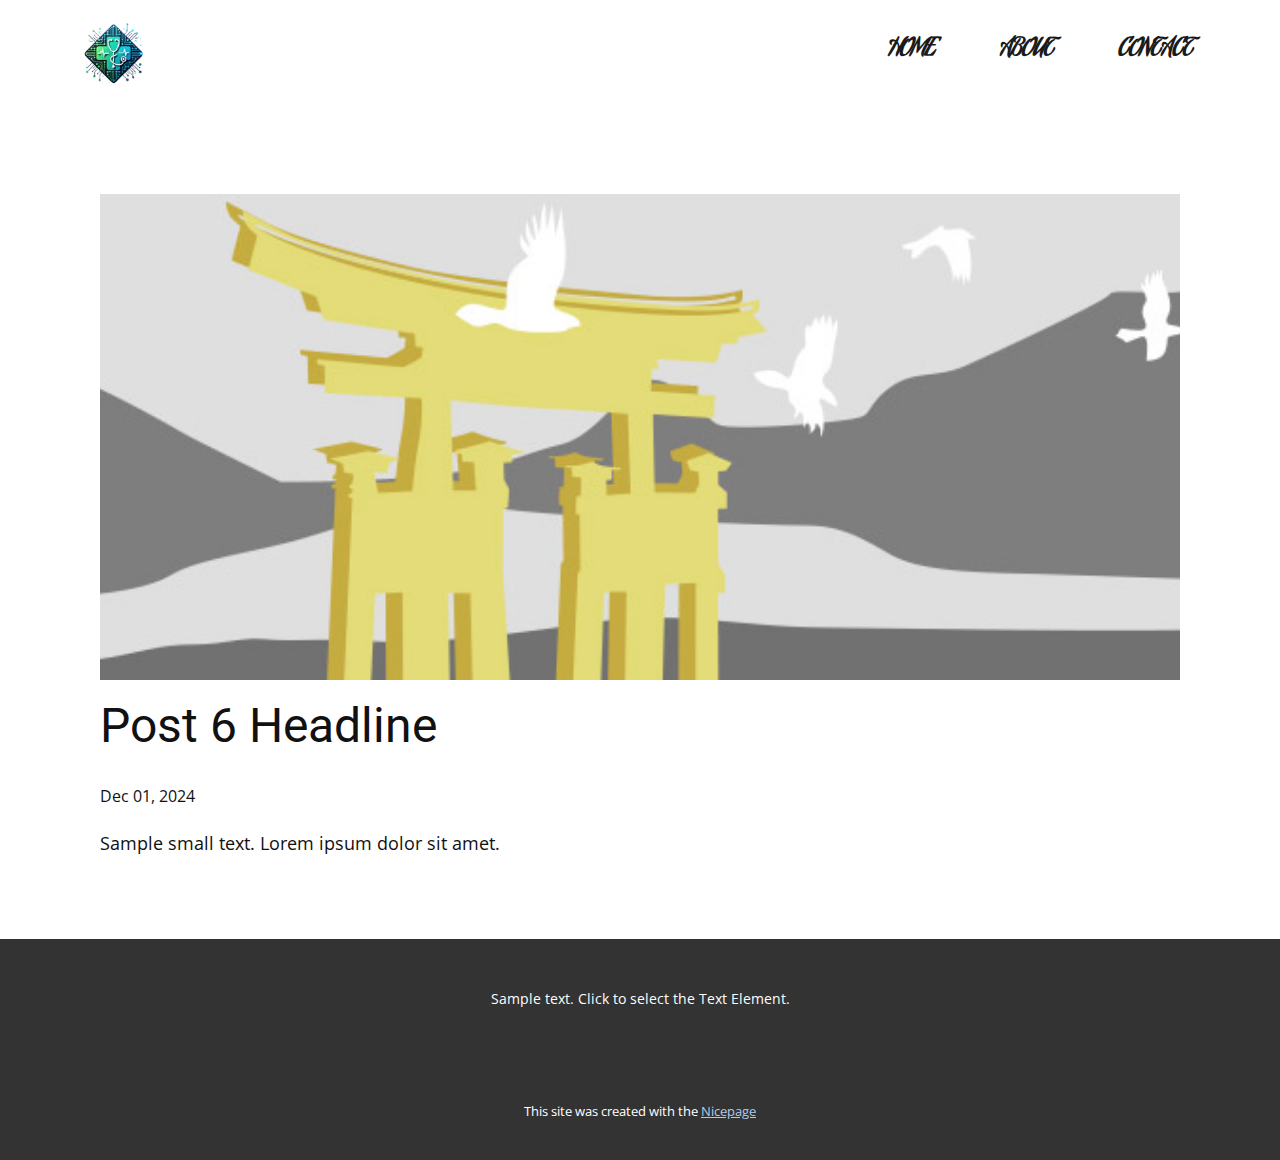
<file: blog/post-5.html>
<!DOCTYPE html>
<html style="font-size: 16px;" lang="en"><head>
    <meta name="viewport" content="width=device-width, initial-scale=1.0">
    <meta charset="utf-8">
    <meta name="keywords" content="Post 1 Headline">
    <meta name="description" content="">
    <title>Post 6 Headline</title>
    <link rel="stylesheet" href="../nicepage.css" media="screen">
<link rel="stylesheet" href="../Post-Template.css" media="screen">
    <script class="u-script" type="text/javascript" src="../jquery.js" defer=""></script>
    <script class="u-script" type="text/javascript" src="../nicepage.js" defer=""></script>
    <meta name="generator" content="Nicepage 7.0.3, nicepage.com">
    <link id="u-theme-google-font" rel="stylesheet" href="https://fonts.googleapis.com/css?family=Roboto:100,100i,300,300i,400,400i,500,500i,700,700i,900,900i|Open+Sans:300,300i,400,400i,500,500i,600,600i,700,700i,800,800i">
    <link id="u-page-google-font" rel="stylesheet" href="https://fonts.googleapis.com/css?family=Aguafina+Script:400">
    
    
    
    <script type="application/ld+json">{
		"@context": "http://schema.org",
		"@type": "Organization",
		"name": "",
		"logo": "images/DALL_E_2024-12-01_20.03.34_-_A_professional_and_modern_logo_for_a_digital_health_platform_named__eHealth_Record_._The_logo_should_have_a_medical_theme__incorporating_symbols_like_-removebg-preview.png"
}</script>
    <meta name="theme-color" content="#478ac9">
  <meta data-intl-tel-input-cdn-path="intlTelInput/"></head>
  <body data-path-to-root="./" data-include-products="false" class="u-body u-xl-mode" data-lang="en"><header class="u-clearfix u-header u-header" id="sec-6492"><div class="u-clearfix u-sheet u-sheet-1">
        <a href="#" class="u-image u-logo u-image-1" data-image-width="500" data-image-height="500">
          <img src="../images/DALL_E_2024-12-01_20.03.34_-_A_professional_and_modern_logo_for_a_digital_health_platform_named__eHealth_Record_._The_logo_should_have_a_medical_theme__incorporating_symbols_like_-removebg-preview.png" class="u-logo-image u-logo-image-1">
        </a>
        <nav class="u-menu u-menu-dropdown u-offcanvas u-menu-1">
          <div class="menu-collapse u-custom-font" style="font-size: 1.5rem; letter-spacing: 0px; text-transform: uppercase; font-weight: 700; font-family: &quot;Aguafina Script&quot;;">
            <a class="u-button-style u-custom-active-border-color u-custom-border u-custom-border-color u-custom-borders u-custom-hover-border-color u-custom-left-right-menu-spacing u-custom-padding-bottom u-custom-text-active-color u-custom-text-color u-custom-text-hover-color u-custom-top-bottom-menu-spacing u-hamburger-link u-nav-link u-text-active-palette-1-base u-text-hover-palette-2-base" href="#">
              <svg class="u-svg-link" viewBox="0 0 24 24"><use xlink:href="#menu-hamburger"></use></svg>
              <svg class="u-svg-content" version="1.1" id="menu-hamburger" viewBox="0 0 16 16" x="0px" y="0px" xmlns:xlink="http://www.w3.org/1999/xlink" xmlns="http://www.w3.org/2000/svg"><g><rect y="1" width="16" height="2"></rect><rect y="7" width="16" height="2"></rect><rect y="13" width="16" height="2"></rect>
</g></svg>
            </a>
          </div>
          <div class="u-custom-menu u-nav-container">
            <ul class="u-custom-font u-nav u-spacing-30 u-unstyled u-nav-1"><li class="u-nav-item"><a class="u-border-2 u-border-active-palette-1-base u-border-hover-palette-1-light-1 u-border-no-left u-border-no-right u-border-no-top u-button-style u-nav-link u-text-active-grey-90 u-text-grey-90 u-text-hover-grey-90" href="../" style="padding: 20px 17px;">Home</a>
</li><li class="u-nav-item"><a class="u-border-2 u-border-active-palette-1-base u-border-hover-palette-1-light-1 u-border-no-left u-border-no-right u-border-no-top u-button-style u-nav-link u-text-active-grey-90 u-text-grey-90 u-text-hover-grey-90" href="../About.html" style="padding: 20px 17px;">About</a>
</li><li class="u-nav-item"><a class="u-border-2 u-border-active-palette-1-base u-border-hover-palette-1-light-1 u-border-no-left u-border-no-right u-border-no-top u-button-style u-nav-link u-text-active-grey-90 u-text-grey-90 u-text-hover-grey-90" href="../Contact.html" style="padding: 20px 17px;">Contact</a>
</li></ul>
          </div>
          <div class="u-custom-menu u-nav-container-collapse">
            <div class="u-black u-container-style u-inner-container-layout u-opacity u-opacity-95 u-sidenav">
              <div class="u-inner-container-layout u-sidenav-overflow">
                <div class="u-menu-close"></div>
                <ul class="u-align-center u-nav u-popupmenu-items u-unstyled u-nav-2"><li class="u-nav-item"><a class="u-button-style u-nav-link" href="../">Home</a>
</li><li class="u-nav-item"><a class="u-button-style u-nav-link" href="../About.html">About</a>
</li><li class="u-nav-item"><a class="u-button-style u-nav-link" href="../Contact.html">Contact</a>
</li></ul>
              </div>
            </div>
            <div class="u-black u-menu-overlay u-opacity u-opacity-70"></div>
          </div>
        </nav>
      </div></header>
    <section class="u-align-center u-clearfix u-section-1" id="sec-e345">
      <div class="u-clearfix u-sheet u-valign-middle-md u-valign-middle-sm u-valign-middle-xs u-sheet-1"><!--post_details--><!--post_details_options_json--><!--{"source":""}--><!--/post_details_options_json--><!--blog_post-->
        <div class="u-container-style u-expanded-width u-post-details u-post-details-1">
          <div class="u-container-layout u-valign-middle u-container-layout-1"><!--blog_post_image-->
            <img alt="" class="u-blog-control u-expanded-width u-image u-image-default u-image-1" src="../images/8ad73f3c.jpeg"><!--/blog_post_image--><!--blog_post_header-->
            <h2 class="u-blog-control u-text u-text-1">Post 6 Headline</h2><!--/blog_post_header--><!--blog_post_metadata-->
            <div class="u-blog-control u-metadata u-metadata-1"><!--blog_post_metadata_date-->
              <span class="u-meta-date u-meta-icon">Dec 01, 2024</span><!--/blog_post_metadata_date--><!--blog_post_metadata_category-->
              <!--/blog_post_metadata_category--><!--blog_post_metadata_comments-->
              <!--/blog_post_metadata_comments-->
            </div><!--/blog_post_metadata--><!--blog_post_content-->
            <div class="u-align-justify u-blog-control u-post-content u-text u-text-2 fr-view">
  <p>Sample small text. Lorem ipsum dolor sit amet.</p>
  </div><!--/blog_post_content-->
          </div>
        </div><!--/blog_post--><!--/post_details-->
      </div>
    </section>
    
    
    
    <footer class="u-align-center u-clearfix u-container-align-center u-footer u-grey-80 u-footer" id="sec-25ab"><div class="u-clearfix u-sheet u-sheet-1">
        <p class="u-small-text u-text u-text-variant u-text-1">Sample text. Click to select the Text Element.</p>
      </div></footer>
    <section class="u-backlink u-clearfix u-grey-80">
      <p class="u-text">
        <span>This site was created with the </span>
        <a class="u-link" href="https://nicepage.com/" target="_blank" rel="nofollow">
          <span>Nicepage</span>
        </a>
      </p>
    </section>
  
</body></html>
</file>
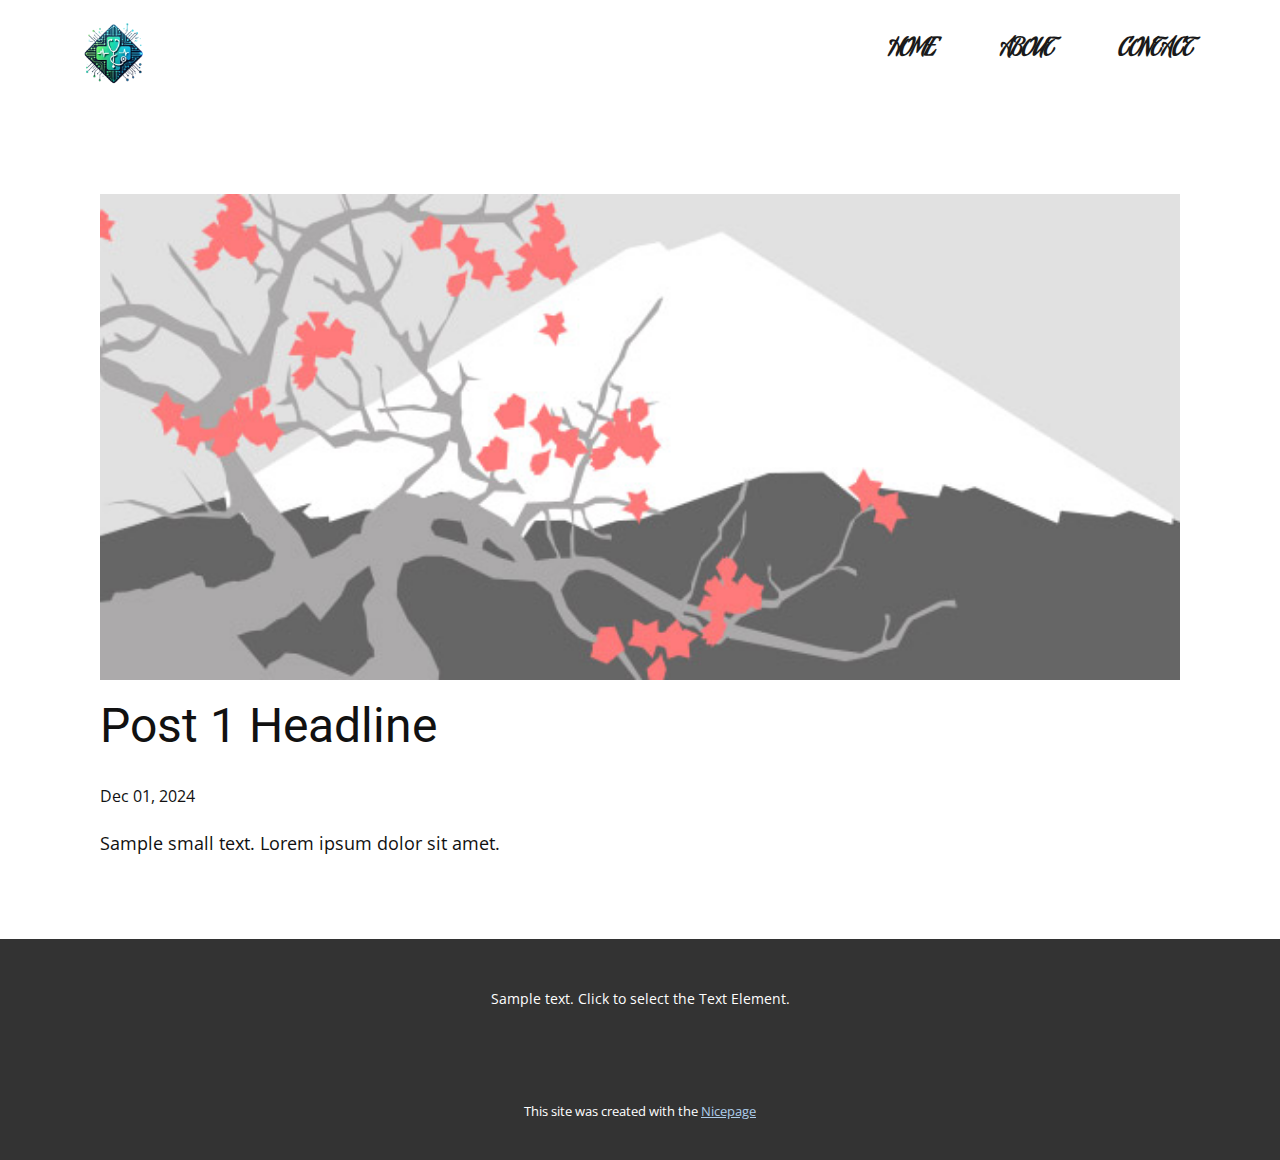
<file: blog/post.html>
<!DOCTYPE html>
<html style="font-size: 16px;" lang="en"><head>
    <meta name="viewport" content="width=device-width, initial-scale=1.0">
    <meta charset="utf-8">
    <meta name="keywords" content="Post 1 Headline">
    <meta name="description" content="">
    <title>Post 1 Headline</title>
    <link rel="stylesheet" href="../nicepage.css" media="screen">
<link rel="stylesheet" href="../Post-Template.css" media="screen">
    <script class="u-script" type="text/javascript" src="../jquery.js" defer=""></script>
    <script class="u-script" type="text/javascript" src="../nicepage.js" defer=""></script>
    <meta name="generator" content="Nicepage 7.0.3, nicepage.com">
    <link id="u-theme-google-font" rel="stylesheet" href="https://fonts.googleapis.com/css?family=Roboto:100,100i,300,300i,400,400i,500,500i,700,700i,900,900i|Open+Sans:300,300i,400,400i,500,500i,600,600i,700,700i,800,800i">
    <link id="u-page-google-font" rel="stylesheet" href="https://fonts.googleapis.com/css?family=Aguafina+Script:400">
    
    
    
    <script type="application/ld+json">{
		"@context": "http://schema.org",
		"@type": "Organization",
		"name": "",
		"logo": "images/DALL_E_2024-12-01_20.03.34_-_A_professional_and_modern_logo_for_a_digital_health_platform_named__eHealth_Record_._The_logo_should_have_a_medical_theme__incorporating_symbols_like_-removebg-preview.png"
}</script>
    <meta name="theme-color" content="#478ac9">
  <meta data-intl-tel-input-cdn-path="intlTelInput/"></head>
  <body data-path-to-root="./" data-include-products="false" class="u-body u-xl-mode" data-lang="en"><header class="u-clearfix u-header u-header" id="sec-6492"><div class="u-clearfix u-sheet u-sheet-1">
        <a href="#" class="u-image u-logo u-image-1" data-image-width="500" data-image-height="500">
          <img src="../images/DALL_E_2024-12-01_20.03.34_-_A_professional_and_modern_logo_for_a_digital_health_platform_named__eHealth_Record_._The_logo_should_have_a_medical_theme__incorporating_symbols_like_-removebg-preview.png" class="u-logo-image u-logo-image-1">
        </a>
        <nav class="u-menu u-menu-dropdown u-offcanvas u-menu-1">
          <div class="menu-collapse u-custom-font" style="font-size: 1.5rem; letter-spacing: 0px; text-transform: uppercase; font-weight: 700; font-family: &quot;Aguafina Script&quot;;">
            <a class="u-button-style u-custom-active-border-color u-custom-border u-custom-border-color u-custom-borders u-custom-hover-border-color u-custom-left-right-menu-spacing u-custom-padding-bottom u-custom-text-active-color u-custom-text-color u-custom-text-hover-color u-custom-top-bottom-menu-spacing u-hamburger-link u-nav-link u-text-active-palette-1-base u-text-hover-palette-2-base" href="#">
              <svg class="u-svg-link" viewBox="0 0 24 24"><use xlink:href="#menu-hamburger"></use></svg>
              <svg class="u-svg-content" version="1.1" id="menu-hamburger" viewBox="0 0 16 16" x="0px" y="0px" xmlns:xlink="http://www.w3.org/1999/xlink" xmlns="http://www.w3.org/2000/svg"><g><rect y="1" width="16" height="2"></rect><rect y="7" width="16" height="2"></rect><rect y="13" width="16" height="2"></rect>
</g></svg>
            </a>
          </div>
          <div class="u-custom-menu u-nav-container">
            <ul class="u-custom-font u-nav u-spacing-30 u-unstyled u-nav-1"><li class="u-nav-item"><a class="u-border-2 u-border-active-palette-1-base u-border-hover-palette-1-light-1 u-border-no-left u-border-no-right u-border-no-top u-button-style u-nav-link u-text-active-grey-90 u-text-grey-90 u-text-hover-grey-90" href="../" style="padding: 20px 17px;">Home</a>
</li><li class="u-nav-item"><a class="u-border-2 u-border-active-palette-1-base u-border-hover-palette-1-light-1 u-border-no-left u-border-no-right u-border-no-top u-button-style u-nav-link u-text-active-grey-90 u-text-grey-90 u-text-hover-grey-90" href="../About.html" style="padding: 20px 17px;">About</a>
</li><li class="u-nav-item"><a class="u-border-2 u-border-active-palette-1-base u-border-hover-palette-1-light-1 u-border-no-left u-border-no-right u-border-no-top u-button-style u-nav-link u-text-active-grey-90 u-text-grey-90 u-text-hover-grey-90" href="../Contact.html" style="padding: 20px 17px;">Contact</a>
</li></ul>
          </div>
          <div class="u-custom-menu u-nav-container-collapse">
            <div class="u-black u-container-style u-inner-container-layout u-opacity u-opacity-95 u-sidenav">
              <div class="u-inner-container-layout u-sidenav-overflow">
                <div class="u-menu-close"></div>
                <ul class="u-align-center u-nav u-popupmenu-items u-unstyled u-nav-2"><li class="u-nav-item"><a class="u-button-style u-nav-link" href="../">Home</a>
</li><li class="u-nav-item"><a class="u-button-style u-nav-link" href="../About.html">About</a>
</li><li class="u-nav-item"><a class="u-button-style u-nav-link" href="../Contact.html">Contact</a>
</li></ul>
              </div>
            </div>
            <div class="u-black u-menu-overlay u-opacity u-opacity-70"></div>
          </div>
        </nav>
      </div></header>
    <section class="u-align-center u-clearfix u-section-1" id="sec-e345">
      <div class="u-clearfix u-sheet u-valign-middle-md u-valign-middle-sm u-valign-middle-xs u-sheet-1"><!--post_details--><!--post_details_options_json--><!--{"source":""}--><!--/post_details_options_json--><!--blog_post-->
        <div class="u-container-style u-expanded-width u-post-details u-post-details-1">
          <div class="u-container-layout u-valign-middle u-container-layout-1"><!--blog_post_image-->
            <img alt="" class="u-blog-control u-expanded-width u-image u-image-default u-image-1" src="../images/0fd3416c.jpeg"><!--/blog_post_image--><!--blog_post_header-->
            <h2 class="u-blog-control u-text u-text-1">Post 1 Headline</h2><!--/blog_post_header--><!--blog_post_metadata-->
            <div class="u-blog-control u-metadata u-metadata-1"><!--blog_post_metadata_date-->
              <span class="u-meta-date u-meta-icon">Dec 01, 2024</span><!--/blog_post_metadata_date--><!--blog_post_metadata_category-->
              <!--/blog_post_metadata_category--><!--blog_post_metadata_comments-->
              <!--/blog_post_metadata_comments-->
            </div><!--/blog_post_metadata--><!--blog_post_content-->
            <div class="u-align-justify u-blog-control u-post-content u-text u-text-2 fr-view">
  <p>Sample small text. Lorem ipsum dolor sit amet.</p>
  </div><!--/blog_post_content-->
          </div>
        </div><!--/blog_post--><!--/post_details-->
      </div>
    </section>
    
    
    
    <footer class="u-align-center u-clearfix u-container-align-center u-footer u-grey-80 u-footer" id="sec-25ab"><div class="u-clearfix u-sheet u-sheet-1">
        <p class="u-small-text u-text u-text-variant u-text-1">Sample text. Click to select the Text Element.</p>
      </div></footer>
    <section class="u-backlink u-clearfix u-grey-80">
      <p class="u-text">
        <span>This site was created with the </span>
        <a class="u-link" href="https://nicepage.com/" target="_blank" rel="nofollow">
          <span>Nicepage</span>
        </a>
      </p>
    </section>
  
</body></html>
</file>
